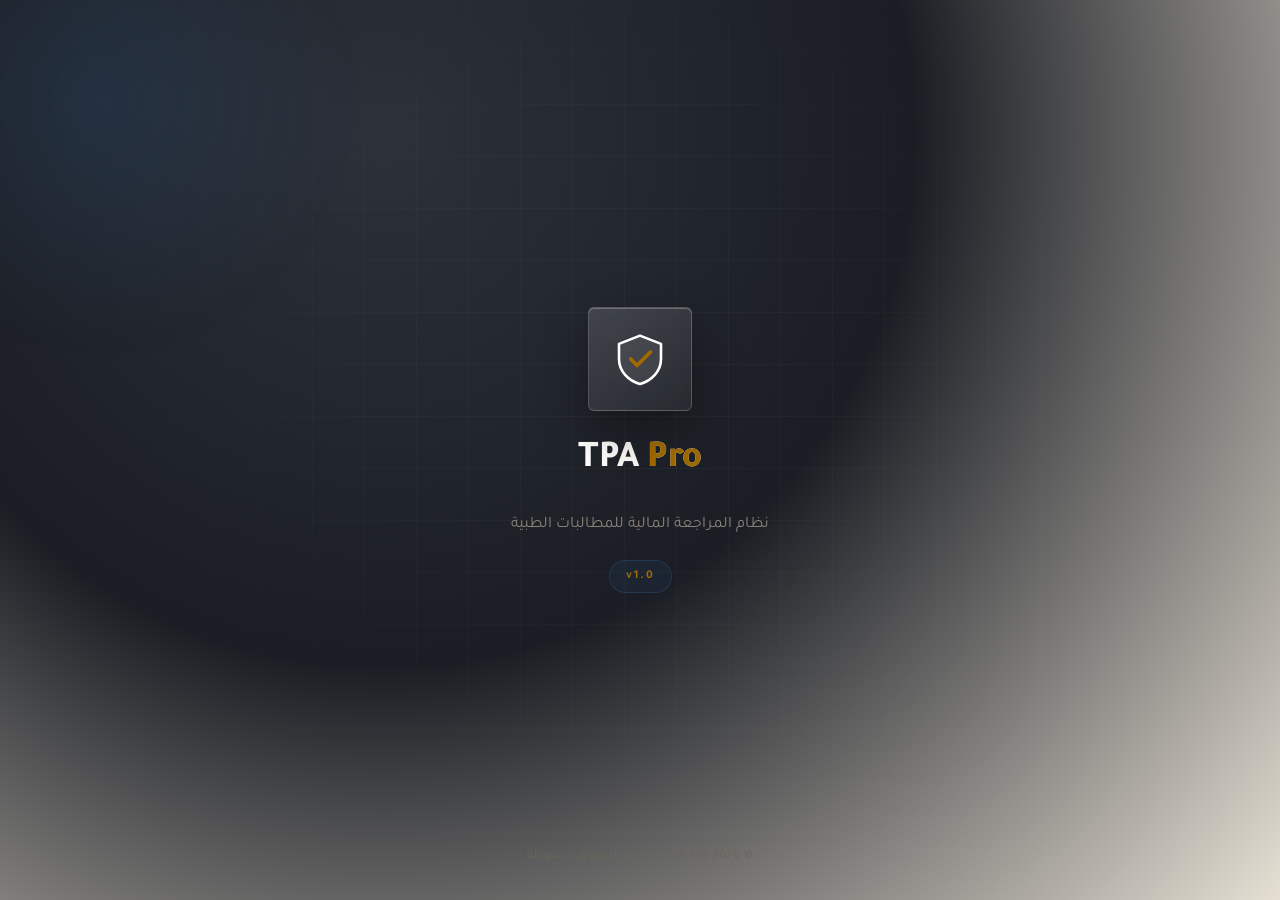
<file: index.html>
<!DOCTYPE html>
<html lang="ar" dir="rtl">
<head>
<meta charset="UTF-8">
<meta http-equiv="Cache-Control" content="no-cache, no-store, must-revalidate">
<meta http-equiv="Pragma" content="no-cache">
<meta http-equiv="Expires" content="0">
<meta name="viewport" content="width=device-width, initial-scale=1, viewport-fit=cover">
<meta name="theme-color" content="#1a1d23">
<title>TPA Pro v1.0 — المراجعة المالية للمطالبات الطبية</title>
<link rel="stylesheet" href="css/fonts.css">
<link rel="stylesheet" href="css/variables.css">
<link rel="stylesheet" href="css/screens.css">
<link rel="stylesheet" href="css/layout.css">
<link rel="stylesheet" href="css/components.css">
<link rel="stylesheet" href="css/tables-1.css">
<link rel="stylesheet" href="css/tables-2.css">
<link rel="stylesheet" href="css/modals-1.css">
<link rel="stylesheet" href="css/modals-2.css">
<link rel="stylesheet" href="css/modals-3.css">
<link rel="stylesheet" href="css/modals-4.css">
<link rel="stylesheet" href="css/responsive.css">
<link rel="stylesheet" href="css/ltr.css">
<link rel="stylesheet" href="css/ux-upgrade.css">
<script>(function(){try{if(localStorage.getItem('tpa_theme')==='dark')document.documentElement.setAttribute('data-theme','dark');}catch(e){}})();</script>
<link rel="manifest" href="manifest.json">
<link rel="icon" href="favicon.ico" type="image/x-icon">
<link rel="icon" href="icons/icon-192.png" type="image/png" sizes="192x192">
<link rel="apple-touch-icon" href="icons/apple-touch-icon.png">
<meta name="apple-mobile-web-app-capable" content="yes">
<meta name="apple-mobile-web-app-status-bar-style" content="black-translucent">
<meta name="apple-mobile-web-app-title" content="TPA Pro">
<meta name="mobile-web-app-capable" content="yes">
<meta name="application-name" content="TPA Pro">
<meta name="msapplication-TileColor" content="#1a1d23">
</head>
<body>
<div id="root"></div>
<script src="js/shell-splash.js"></script>
<script src="js/shell-loading.js"></script>
<script src="js/shell-lock.js"></script>
<script src="js/shell-onboarding.js"></script>
<script src="js/shell-app.js"></script>
<script src="js/shell-modals.js"></script>
<script src="js/shell-loader.js"></script>
<script src="js/html-modal-batchModal.js"></script>
<script src="js/html-modal-contractModal.js"></script>
<script src="js/html-modal-drModal.js"></script>
<script src="js/html-modal-drWizardModal.js"></script>
<script src="js/html-modal-invoiceModal.js"></script>
<script src="js/html-modal-lineModal.js"></script>
<script src="js/html-modal-paProcModal.js"></script>
<script src="js/html-modal-patientModal.js"></script>
<script src="js/html-modal-providerModal.js"></script>
<script src="js/html-modal-reviewModal.js"></script>

<script src="js/html-modal-tariffModal.js"></script>
<script src="js/html-page-claims.js"></script>
<script src="js/html-page-contracts.js"></script>
<script src="js/html-page-services.js"></script>
<script src="js/html-page-dashboard.js"></script>
<script src="js/html-page-deduction-rules.js"></script>
<script src="js/html-page-inbox.js"></script>
<script src="js/html-page-providers.js"></script>
<script src="js/html-page-reports.js"></script>
<script src="js/html-page-search.js"></script>
<script src="js/html-page-sessions.js"></script>
<script src="js/html-page-settings.js"></script>
<script src="js/html-page-tariffs.js"></script>
<script src="js/html-page-timeline.js"></script>
<script src="js/html-page-trash.js"></script>
<script src="js/html-page-view.js"></script>
<script src="js/html-page-help.js"></script>
<script src="js/utils.js"></script>
<script src="js/i18n.js"></script>
<script src="js/i18n-core.js"></script>
<script src="js/i18n-en.js"></script>
<script src="js/translate-dict-1.js"></script>
<script src="js/translate-dict-2.js"></script>
<script src="js/translate-dict-3.js"></script>
<script src="js/translate-dict-4.js"></script>
<script src="js/translate-dom.js"></script>
<script src="js/lang.js"></script>
<script src="js/utils-2.js"></script>
<script src="js/constants.js"></script>
<script src="js/data-seed.js"></script>
<script src="js/data-models.js"></script>
<script src="js/model-schema.js"></script>
<script src="js/data-claims.js"></script>
<script src="js/entities.js"></script>
<script src="js/storage.js"></script>
<script src="js/engine-fields.js"></script>
<script src="js/engine-fields-2.js"></script>
<script src="js/engine-rules.js"></script>
<script src="js/engine-validate.js"></script>
<script src="js/engine-tests.js"></script>
<script src="js/integration-tests.js"></script>
<script src="js/review-model-tests.js"></script>
<script src="js/splash-tests.js"></script>
<script src="js/onboarding-tests.js"></script>
<script src="js/loading-tests.js"></script>
<script src="js/providers-tests.js"></script>
<script src="js/providers-manage-tests.js"></script>
<script src="js/contracts-tests.js"></script>
<script src="js/contracts-manage-tests.js"></script>
<script src="js/tariffs-tests.js"></script>
<script src="js/tariffs-manage-tests.js"></script>
<script src="js/inbox-tests.js"></script>
<script src="js/sessions-tests.js"></script>
<script src="js/services-tests.js"></script>
<script src="js/services-manage-tests.js"></script>
<script src="js/lifecycle-tests.js"></script>
<script src="js/review-mixed-tests.js"></script>
<script src="js/review-ten-tests.js"></script>
<script src="js/review-learn-tests.js"></script>
<script src="js/rules-engine-tests.js"></script>
<script src="js/reports-tests.js"></script>
<script src="js/backup-tests.js"></script>
<script src="js/claims-tests.js"></script>
<script src="js/review-screen-tests.js"></script>
<script src="js/review-taxonomy.js"></script>
<script src="js/file-store.js"></script>
<script src="js/compute-patient.js"></script>
<script src="js/dialog.js"></script>
<script src="js/navigation.js"></script>
<script src="js/help.js"></script>
<script src="js/shortcuts.js"></script>
<script src="js/html-page-review.js"></script>
<script src="js/pages-build.js"></script>
<script src="js/modals-build.js"></script>
<script src="js/export.js"></script>
<script src="js/legal-issuance.js"></script>
<script src="js/render.js"></script>
<script src="js/render-2.js"></script>
<script src="js/render-3.js"></script>
<script src="js/render-4.js"></script>
<script src="js/review-state.js"></script>
<script src="js/review-context.js"></script>
<script src="js/review-ui.js"></script>
<script src="js/review-bind.js"></script>
<script src="js/editors.js"></script>
<script src="js/item-editor.js"></script>
<script src="js/review-open.js"></script>
<script src="js/claims-view.js"></script>
<script src="js/claims-view-2.js"></script>
<script src="js/inbox.js"></script>

<script src="js/providers.js"></script>
<script src="js/providers-2.js"></script>
<script src="js/services.js"></script>
<script src="js/providers-3.js"></script>
<script src="js/providers-4.js"></script>
<script src="js/trash.js"></script>
<script src="js/deduction-rules.js"></script>
<script src="js/deduction-rules-2.js"></script>
<script src="js/rule-wizard-consts.js"></script>
<script src="js/rule-wizard.js"></script>
<script src="js/rule-wizard-2.js"></script>
<script src="js/rule-wizard-dnd-anim.js"></script>
<script src="js/rule-wizard-dnd.js"></script>
<script src="js/rule-wizard-dnd-handlers.js"></script>
<script src="js/sessions.js"></script>
<script src="js/sessions-2.js"></script>
<script src="js/backup.js"></script>
<script src="js/backup-2.js"></script>
<script src="js/onboarding.js"></script>
<script src="js/backup-3.js"></script>
<script src="js/auth-settings.js"></script>
<script src="js/notifications-v2.js"></script>
<script src="js/mobile.js"></script>
<script src="js/app.js"></script>
<script src="js/init.js"></script>
<script src="js/phase24-upgrades.js"></script>
<script src="js/phase25-upgrades.js"></script>
<script>
if('serviceWorker' in navigator){ window.addEventListener('load', function(){ navigator.serviceWorker.register('./sw.js').catch(function(e){ console.warn('SW register failed', e); }); }); }
</script>
</body>
</html>
</file>
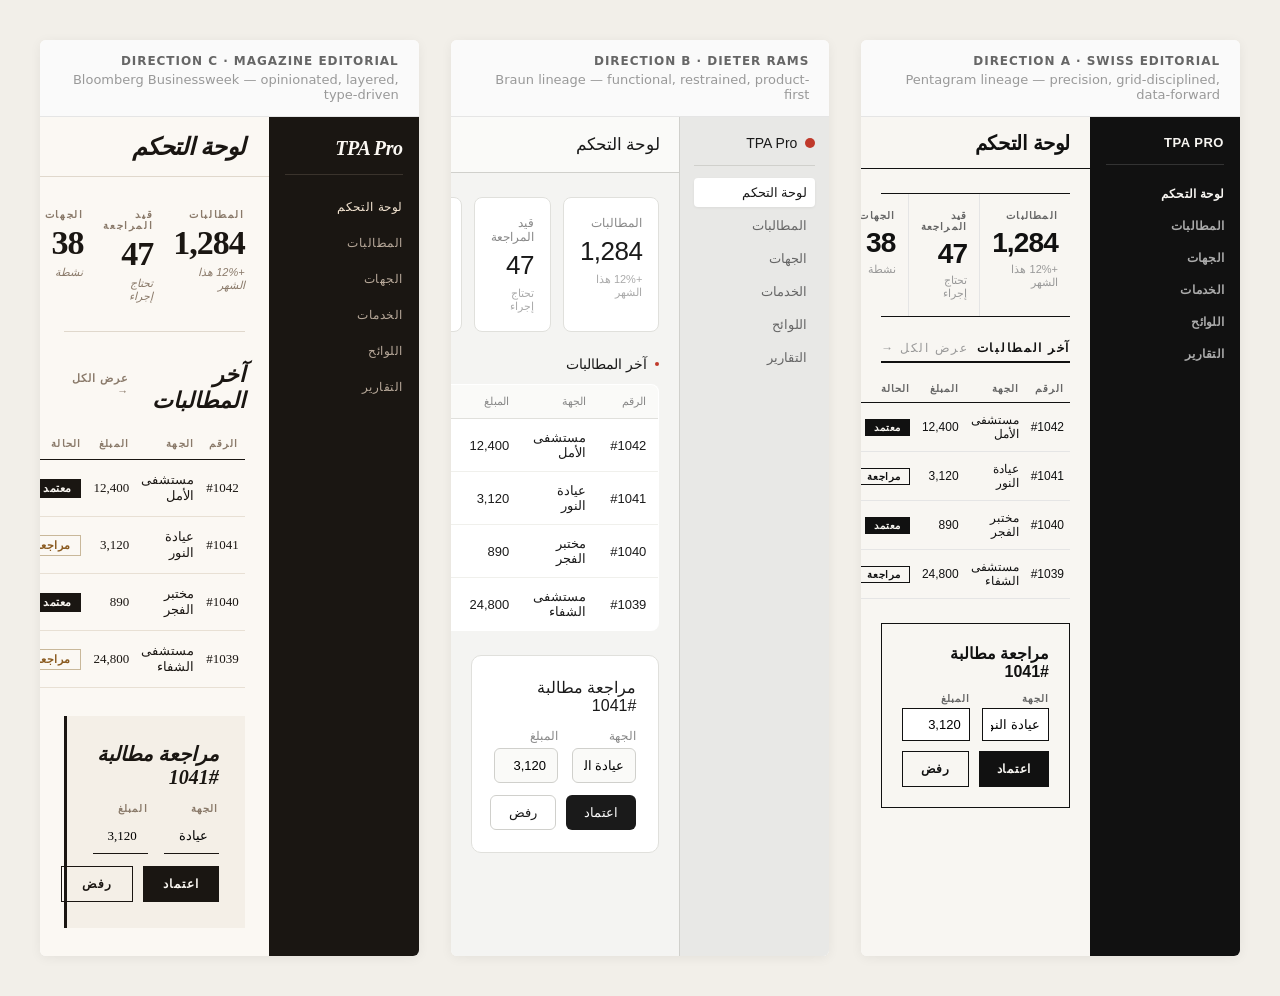
<file: TPA Pro — Dashboard Redesign (3 directions).html>
<!doctype html>
<html lang="ar" dir="rtl">
<head>
<meta charset="utf-8">
<title>TPA Pro — Redesign · 3 directions</title>
<meta name="viewport" content="width=device-width, initial-scale=1">
<style>
/*
  System: 3 design directions for TPA Pro dashboard
  Canvas: 3 columns, neutral cream background, labeled cells
  Content: representative dashboard (KPIs + claims table + modal) — placeholders for real data
*/
:root{--canvas-bg:#f2efe9;--ink:#111}
*{box-sizing:border-box;margin:0;padding:0}
html,body{height:100%}
body{background:var(--canvas-bg);font-family:system-ui,-apple-system,'Segoe UI',sans-serif;color:#111;-webkit-font-smoothing:antialiased}
.canvas{display:grid;grid-template-columns:repeat(3,1fr);gap:32px;padding:40px;max-width:1800px;margin:0 auto}
.cell{background:#fff;border-radius:6px;overflow:hidden;box-shadow:0 2px 12px rgba(0,0,0,.06);display:flex;flex-direction:column}
.cell-label{padding:14px 20px;border-bottom:1px solid #e5e5e5;background:#fafafa}
.cell-label h3{font-size:12px;letter-spacing:.08em;text-transform:uppercase;color:#666;margin:0}
.cell-label p{font-size:13px;color:#999;margin:4px 0 0}
.cell-body{flex:1;overflow:hidden;min-height:720px;position:relative}

/* ============ Direction A · Swiss Editorial ============ */
.a{background:#f8f6f2;color:#111;font-family:'Helvetica Neue',Helvetica,Arial,sans-serif}
.a .sb{background:#111;color:#f8f6f2;padding:18px 16px;display:flex;flex-direction:column;gap:6px;min-height:100%}
.a .sb .brand{font-size:13px;font-weight:800;letter-spacing:.04em;padding-bottom:14px;border-bottom:1px solid #333;margin-bottom:10px}
.a .sb .nav{font-size:12px;font-weight:600;color:#aaa;padding:6px 0;letter-spacing:.02em}
.a .sb .nav.active{color:#f8f6f2}
.a .topbar{height:52px;border-bottom:1px solid #111;display:flex;align-items:center;padding:0 20px;gap:12px}
.a .topbar h1{font-size:20px;font-weight:800;letter-spacing:-.02em}
.a .content{padding:24px 20px}
.a .kpi-row{display:grid;grid-template-columns:repeat(4,1fr);gap:0;border-top:1px solid #111;border-bottom:1px solid #111;margin-bottom:24px}
.a .kpi{padding:16px 12px;border-inline-end:1px solid #e5e5e5}
.a .kpi:last-child{border-inline-end:0}
.a .kpi .lbl{font-size:10px;font-weight:700;letter-spacing:.12em;text-transform:uppercase;color:#666}
.a .kpi .val{font-size:28px;font-weight:800;margin-top:6px;letter-spacing:-.03em;font-variant-numeric:tabular-nums}
.a .kpi .foot{font-size:11px;color:#999;margin-top:4px}
.a .section{margin-bottom:24px}
.a .section h2{font-size:12px;font-weight:800;letter-spacing:.14em;text-transform:uppercase;border-bottom:2px solid #111;padding-bottom:6px;margin-bottom:12px;display:flex;justify-content:space-between}
.a .section h2 span{color:#999;font-weight:500}
.a table{width:100%;border-collapse:collapse;font-size:12px}
.a th{font-size:10px;font-weight:700;letter-spacing:.1em;text-transform:uppercase;color:#666;text-align:start;padding:8px 6px;border-bottom:1px solid #111}
.a td{padding:10px 6px;border-bottom:1px solid #e5e5e5;font-variant-numeric:tabular-nums}
.a .badge{display:inline-block;padding:2px 8px;font-size:10px;font-weight:700;letter-spacing:.06em;border:1px solid #111}
.a .badge.ok{background:#111;color:#f8f6f2}
.a .badge.warn{background:#f8f6f2;color:#111}
.a .modal{margin-top:24px;border:1px solid #111;padding:20px;background:#f8f6f2}
.a .modal h3{font-size:16px;font-weight:800;margin-bottom:12px}
.a .modal .row{display:grid;grid-template-columns:1fr 1fr;gap:12px;margin-bottom:10px}
.a .modal label{font-size:10px;font-weight:700;letter-spacing:.1em;text-transform:uppercase;color:#666;display:block;margin-bottom:4px}
.a .modal input{width:100%;padding:8px;border:1px solid #111;background:#fff;font-size:13px}
.a .btn{background:#111;color:#f8f6f2;padding:10px 18px;font-size:12px;font-weight:700;letter-spacing:.06em;border:none;cursor:pointer}
.a .btn.out{background:#f8f6f2;color:#111;border:1px solid #111}

/* ============ Direction B · Dieter Rams ============ */
.b{background:#f4f4f2;color:#1a1a1a;font-family:'Helvetica Neue',Helvetica,Arial,sans-serif}
.b .sb{background:#e8e8e6;color:#1a1a1a;padding:18px 14px;display:flex;flex-direction:column;gap:4px;min-height:100%;border-inline-end:1px solid #d0d0cc}
.b .sb .brand{font-size:14px;font-weight:500;padding-bottom:14px;border-bottom:1px solid #d0d0cc;margin-bottom:8px;display:flex;align-items:center;gap:8px}
.b .sb .brand .dot{width:10px;height:10px;background:#c0392b;border-radius:50%}
.b .sb .nav{font-size:13px;font-weight:500;color:#666;padding:7px 8px;border-radius:4px}
.b .sb .nav.active{background:#fff;color:#1a1a1a;box-shadow:0 1px 3px rgba(0,0,0,.06)}
.b .topbar{height:56px;border-bottom:1px solid #d0d0cc;display:flex;align-items:center;padding:0 20px;gap:12px;background:#fafaf8}
.b .topbar h1{font-size:17px;font-weight:500;letter-spacing:-.01em}
.b .content{padding:24px 20px}
.b .kpi-row{display:grid;grid-template-columns:repeat(4,1fr);gap:12px;margin-bottom:24px}
.b .kpi{background:#fff;border:1px solid #e0e0dc;border-radius:8px;padding:18px 16px}
.b .kpi .lbl{font-size:12px;color:#888;font-weight:500}
.b .kpi .val{font-size:26px;font-weight:500;margin-top:6px;letter-spacing:-.02em;font-variant-numeric:tabular-nums;color:#1a1a1a}
.b .kpi .foot{font-size:11px;color:#aaa;margin-top:6px}
.b .section{margin-bottom:24px}
.b .section h2{font-size:14px;font-weight:500;margin-bottom:12px;color:#1a1a1a;display:flex;align-items:center;gap:8px}
.b .section h2::before{content:'';width:4px;height:4px;background:#c0392b;border-radius:50%}
.b table{width:100%;border-collapse:collapse;font-size:13px;background:#fff;border:1px solid #e0e0dc;border-radius:8px;overflow:hidden}
.b th{font-size:11px;font-weight:500;color:#888;text-align:start;padding:10px 12px;border-bottom:1px solid #e0e0dc;background:#fafaf8}
.b td{padding:11px 12px;border-bottom:1px solid #f0f0ec;font-variant-numeric:tabular-nums}
.b tr:last-child td{border-bottom:0}
.b .badge{display:inline-block;padding:3px 9px;font-size:11px;font-weight:500;border-radius:4px}
.b .badge.ok{background:#e8f2ee;color:#1f6b4a}
.b .badge.warn{background:#faf0e3;color:#8a5a1f}
.b .modal{margin-top:24px;background:#fff;border:1px solid #e0e0dc;border-radius:10px;padding:22px}
.b .modal h3{font-size:16px;font-weight:500;margin-bottom:14px}
.b .modal .row{display:grid;grid-template-columns:1fr 1fr;gap:14px;margin-bottom:12px}
.b .modal label{font-size:12px;color:#888;font-weight:500;display:block;margin-bottom:5px}
.b .modal input{width:100%;padding:9px 11px;border:1px solid #d0d0cc;border-radius:6px;background:#fafaf8;font-size:13px}
.b .btn{background:#1a1a1a;color:#fff;padding:9px 18px;font-size:13px;font-weight:500;border:none;border-radius:6px;cursor:pointer}
.b .btn.out{background:#fff;color:#1a1a1a;border:1px solid #d0d0cc}

/* ============ Direction C · Magazine Editorial ============ */
.c{background:#fbf8f3;color:#1a1612;font-family:'Georgia','Times New Roman',serif}
.c .sb{background:#1a1612;color:#fbf8f3;padding:20px 16px;display:flex;flex-direction:column;gap:8px;min-height:100%}
.c .sb .brand{font-family:'Georgia',serif;font-size:20px;font-weight:700;letter-spacing:-.02em;padding-bottom:14px;border-bottom:1px solid #3a332c;margin-bottom:10px;font-style:italic}
.c .sb .nav{font-family:'Helvetica Neue',sans-serif;font-size:12px;font-weight:500;color:#b8a99a;padding:7px 0;letter-spacing:.04em;text-transform:uppercase}
.c .sb .nav.active{color:#f5e6d3}
.c .topbar{height:60px;border-bottom:1px solid #e0d8cc;display:flex;align-items:center;padding:0 24px;gap:14px;background:#fbf8f3}
.c .topbar h1{font-family:'Georgia',serif;font-size:24px;font-weight:700;letter-spacing:-.02em;font-style:italic}
.c .content{padding:28px 24px}
.c .kpi-row{display:grid;grid-template-columns:repeat(4,1fr);gap:20px;margin-bottom:30px;padding-bottom:24px;border-bottom:1px solid #e0d8cc}
.c .kpi{padding:4px 0}
.c .kpi .lbl{font-family:'Helvetica Neue',sans-serif;font-size:10px;font-weight:600;letter-spacing:.16em;text-transform:uppercase;color:#8a7a6a}
.c .kpi .val{font-family:'Georgia',serif;font-size:34px;font-weight:700;margin-top:6px;letter-spacing:-.03em;font-variant-numeric:tabular-nums;line-height:1}
.c .kpi .foot{font-family:'Helvetica Neue',sans-serif;font-size:11px;color:#8a7a6a;margin-top:6px;font-style:italic}
.c .section{margin-bottom:28px}
.c .section h2{font-family:'Georgia',serif;font-size:22px;font-weight:700;font-style:italic;margin-bottom:14px;display:flex;justify-content:space-between;align-items:baseline}
.c .section h2 span{font-family:'Helvetica Neue',sans-serif;font-size:11px;color:#8a7a6a;font-style:normal;letter-spacing:.1em;text-transform:uppercase}
.c table{width:100%;border-collapse:collapse;font-size:13px}
.c th{font-family:'Helvetica Neue',sans-serif;font-size:10px;font-weight:600;letter-spacing:.12em;text-transform:uppercase;color:#8a7a6a;text-align:start;padding:10px 6px;border-bottom:1px solid #1a1612}
.c td{padding:12px 6px;border-bottom:1px solid #e8e0d4;font-variant-numeric:tabular-nums}
.c .badge{display:inline-block;padding:3px 10px;font-size:11px;font-weight:600;font-family:'Helvetica Neue',sans-serif;letter-spacing:.04em}
.c .badge.ok{background:#1a1612;color:#fbf8f3}
.c .badge.warn{background:transparent;color:#8a5a1f;border:1px solid #c9b89a}
.c .modal{margin-top:24px;background:#f4efe7;padding:26px;border-left:3px solid #1a1612}
.c .modal h3{font-family:'Georgia',serif;font-size:20px;font-weight:700;font-style:italic;margin-bottom:14px}
.c .modal .row{display:grid;grid-template-columns:1fr 1fr;gap:16px;margin-bottom:12px}
.c .modal label{font-family:'Helvetica Neue',sans-serif;font-size:10px;font-weight:600;letter-spacing:.12em;text-transform:uppercase;color:#8a7a6a;display:block;margin-bottom:5px}
.c .modal input{width:100%;padding:9px 11px;border:0;border-bottom:1px solid #1a1612;background:transparent;font-size:13px;font-family:'Georgia',serif}
.c .btn{background:#1a1612;color:#fbf8f3;padding:10px 20px;font-size:12px;font-weight:600;font-family:'Helvetica Neue',sans-serif;letter-spacing:.08em;text-transform:uppercase;border:none;cursor:pointer}
.c .btn.out{background:transparent;color:#1a1612;border:1px solid #1a1612}

/* shared mini layout */
.cell-body .app{display:grid;grid-template-columns:150px 1fr;height:100%}
.cell-body .sb{overflow-y:auto}
.cell-body .main{display:flex;flex-direction:column;min-width:0;overflow:hidden}
</style>
</head>
<body>
<main class="canvas">
  <!-- Direction A -->
  <section class="cell">
    <header class="cell-label">
      <h3>Direction A · Swiss Editorial</h3>
      <p>Pentagram lineage — precision, grid-disciplined, data-forward</p>
    </header>
    <div class="cell-body a">
      <div class="app">
        <aside class="sb">
          <div class="brand">TPA PRO</div>
          <div class="nav active">لوحة التحكم</div>
          <div class="nav">المطالبات</div>
          <div class="nav">الجهات</div>
          <div class="nav">الخدمات</div>
          <div class="nav">اللوائح</div>
          <div class="nav">التقارير</div>
        </aside>
        <div class="main">
          <div class="topbar"><h1>لوحة التحكم</h1></div>
          <div class="content">
            <div class="kpi-row">
              <div class="kpi"><div class="lbl">المطالبات</div><div class="val">1,284</div><div class="foot">+12% هذا الشهر</div></div>
              <div class="kpi"><div class="lbl">قيد المراجعة</div><div class="val">47</div><div class="foot">تحتاج إجراء</div></div>
              <div class="kpi"><div class="lbl">الجهات</div><div class="val">38</div><div class="foot">نشطة</div></div>
              <div class="kpi"><div class="lbl">الخدمات</div><div class="val">612</div><div class="foot">في 14 لائحة</div></div>
            </div>
            <div class="section">
              <h2>آخر المطالبات <span>عرض الكل →</span></h2>
              <table>
                <thead><tr><th>الرقم</th><th>الجهة</th><th>المبلغ</th><th>الحالة</th></tr></thead>
                <tbody>
                  <tr><td>#1042</td><td>مستشفى الأمل</td><td>12,400</td><td><span class="badge ok">معتمد</span></td></tr>
                  <tr><td>#1041</td><td>عيادة النور</td><td>3,120</td><td><span class="badge warn">مراجعة</span></td></tr>
                  <tr><td>#1040</td><td>مختبر الفجر</td><td>890</td><td><span class="badge ok">معتمد</span></td></tr>
                  <tr><td>#1039</td><td>مستشفى الشفاء</td><td>24,800</td><td><span class="badge warn">مراجعة</span></td></tr>
                </tbody>
              </table>
            </div>
            <div class="modal">
              <h3>مراجعة مطالبة #1041</h3>
              <div class="row">
                <div><label>الجهة</label><input value="عيادة النور"></div>
                <div><label>المبلغ</label><input value="3,120"></div>
              </div>
              <div style="display:flex;gap:10px;margin-top:8px">
                <button class="btn">اعتماد</button>
                <button class="btn out">رفض</button>
              </div>
            </div>
          </div>
        </div>
      </div>
    </div>
  </section>

  <!-- Direction B -->
  <section class="cell">
    <header class="cell-label">
      <h3>Direction B · Dieter Rams</h3>
      <p>Braun lineage — functional, restrained, product-first</p>
    </header>
    <div class="cell-body b">
      <div class="app">
        <aside class="sb">
          <div class="brand"><span class="dot"></span>TPA Pro</div>
          <div class="nav active">لوحة التحكم</div>
          <div class="nav">المطالبات</div>
          <div class="nav">الجهات</div>
          <div class="nav">الخدمات</div>
          <div class="nav">اللوائح</div>
          <div class="nav">التقارير</div>
        </aside>
        <div class="main">
          <div class="topbar"><h1>لوحة التحكم</h1></div>
          <div class="content">
            <div class="kpi-row">
              <div class="kpi"><div class="lbl">المطالبات</div><div class="val">1,284</div><div class="foot">+12% هذا الشهر</div></div>
              <div class="kpi"><div class="lbl">قيد المراجعة</div><div class="val">47</div><div class="foot">تحتاج إجراء</div></div>
              <div class="kpi"><div class="lbl">الجهات</div><div class="val">38</div><div class="foot">نشطة</div></div>
              <div class="kpi"><div class="lbl">الخدمات</div><div class="val">612</div><div class="foot">في 14 لائحة</div></div>
            </div>
            <div class="section">
              <h2>آخر المطالبات</h2>
              <table>
                <thead><tr><th>الرقم</th><th>الجهة</th><th>المبلغ</th><th>الحالة</th></tr></thead>
                <tbody>
                  <tr><td>#1042</td><td>مستشفى الأمل</td><td>12,400</td><td><span class="badge ok">معتمد</span></td></tr>
                  <tr><td>#1041</td><td>عيادة النور</td><td>3,120</td><td><span class="badge warn">مراجعة</span></td></tr>
                  <tr><td>#1040</td><td>مختبر الفجر</td><td>890</td><td><span class="badge ok">معتمد</span></td></tr>
                  <tr><td>#1039</td><td>مستشفى الشفاء</td><td>24,800</td><td><span class="badge warn">مراجعة</span></td></tr>
                </tbody>
              </table>
            </div>
            <div class="modal">
              <h3>مراجعة مطالبة #1041</h3>
              <div class="row">
                <div><label>الجهة</label><input value="عيادة النور"></div>
                <div><label>المبلغ</label><input value="3,120"></div>
              </div>
              <div style="display:flex;gap:10px;margin-top:8px">
                <button class="btn">اعتماد</button>
                <button class="btn out">رفض</button>
              </div>
            </div>
          </div>
        </div>
      </div>
    </div>
  </section>

  <!-- Direction C -->
  <section class="cell">
    <header class="cell-label">
      <h3>Direction C · Magazine Editorial</h3>
      <p>Bloomberg Businessweek — opinionated, layered, type-driven</p>
    </header>
    <div class="cell-body c">
      <div class="app">
        <aside class="sb">
          <div class="brand">TPA Pro</div>
          <div class="nav active">لوحة التحكم</div>
          <div class="nav">المطالبات</div>
          <div class="nav">الجهات</div>
          <div class="nav">الخدمات</div>
          <div class="nav">اللوائح</div>
          <div class="nav">التقارير</div>
        </aside>
        <div class="main">
          <div class="topbar"><h1>لوحة التحكم</h1></div>
          <div class="content">
            <div class="kpi-row">
              <div class="kpi"><div class="lbl">المطالبات</div><div class="val">1,284</div><div class="foot">+12% هذا الشهر</div></div>
              <div class="kpi"><div class="lbl">قيد المراجعة</div><div class="val">47</div><div class="foot">تحتاج إجراء</div></div>
              <div class="kpi"><div class="lbl">الجهات</div><div class="val">38</div><div class="foot">نشطة</div></div>
              <div class="kpi"><div class="lbl">الخدمات</div><div class="val">612</div><div class="foot">في 14 لائحة</div></div>
            </div>
            <div class="section">
              <h2>آخر المطالبات <span>عرض الكل →</span></h2>
              <table>
                <thead><tr><th>الرقم</th><th>الجهة</th><th>المبلغ</th><th>الحالة</th></tr></thead>
                <tbody>
                  <tr><td>#1042</td><td>مستشفى الأمل</td><td>12,400</td><td><span class="badge ok">معتمد</span></td></tr>
                  <tr><td>#1041</td><td>عيادة النور</td><td>3,120</td><td><span class="badge warn">مراجعة</span></td></tr>
                  <tr><td>#1040</td><td>مختبر الفجر</td><td>890</td><td><span class="badge ok">معتمد</span></td></tr>
                  <tr><td>#1039</td><td>مستشفى الشفاء</td><td>24,800</td><td><span class="badge warn">مراجعة</span></td></tr>
                </tbody>
              </table>
            </div>
            <div class="modal">
              <h3>مراجعة مطالبة #1041</h3>
              <div class="row">
                <div><label>الجهة</label><input value="عيادة النور"></div>
                <div><label>المبلغ</label><input value="3,120"></div>
              </div>
              <div style="display:flex;gap:10px;margin-top:8px">
                <button class="btn">اعتماد</button>
                <button class="btn out">رفض</button>
              </div>
            </div>
          </div>
        </div>
      </div>
    </div>
  </section>
</main>
</body>
</html>
</file>
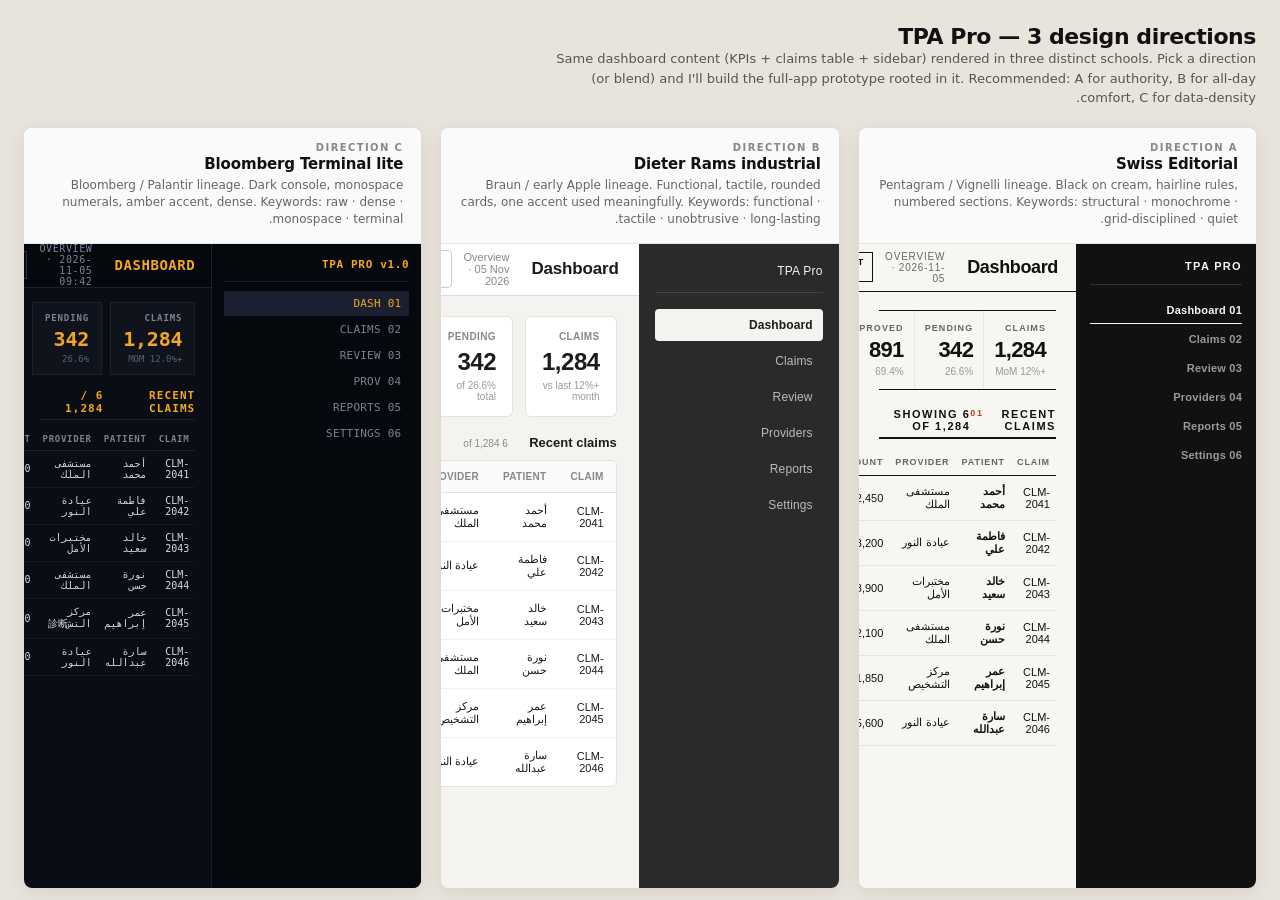
<file: TPA Pro — Direction Previews (3).html>
<!doctype html>
<html lang="ar" dir="rtl">
<head>
<meta charset="utf-8">
<title>TPA Pro — 3 design directions (preview)</title>
<meta name="viewport" content="width=device-width, initial-scale=1">
<style>
*{box-sizing:border-box;margin:0;padding:0}
html,body{height:100%}
body{background:#e8e4dc;font-family:system-ui,-apple-system,'Segoe UI',sans-serif;color:#111;-webkit-font-smoothing:antialiased;overflow:auto;padding:24px}
.hdr{max-width:1680px;margin:0 auto 20px;display:flex;justify-content:space-between;align-items:baseline;gap:16px}
.hdr h1{font-size:22px;font-weight:800;letter-spacing:-.02em}
.hdr p{font-size:13px;color:#555;max-width:720px;line-height:1.5}
.canvas{display:grid;grid-template-columns:repeat(3,1fr);gap:20px;max-width:1680px;margin:0 auto}
.cell{background:#fff;border-radius:8px;overflow:hidden;box-shadow:0 4px 20px rgba(0,0,0,.08);display:flex;flex-direction:column;min-height:760px}
.cell-label{padding:14px 18px;border-bottom:1px solid #e5e5e5;background:#fafafa}
.cell-label .tag{font-size:10px;font-weight:800;letter-spacing:.14em;text-transform:uppercase;color:#888}
.cell-label h2{font-size:15px;font-weight:800;margin-top:2px;letter-spacing:-.01em}
.cell-label p{font-size:12px;color:#666;margin-top:4px;line-height:1.45}
.cell-body{flex:1;overflow:hidden;position:relative}

/* ============ A · Swiss Editorial ============ */
.a{background:#f8f6f2;color:#111;font-family:'Helvetica Neue',Helvetica,Arial,sans-serif;height:100%;display:grid;grid-template-columns:180px 1fr}
.a .sb{background:#111;color:#f8f6f2;padding:16px 14px;display:flex;flex-direction:column;gap:2px}
.a .sb .brand{font-size:11px;font-weight:800;letter-spacing:.12em;padding-bottom:12px;border-bottom:1px solid #333;margin-bottom:10px}
.a .sb .nav{font-size:11px;font-weight:600;color:#999;padding:7px 0;letter-spacing:.02em;border-bottom:1px solid transparent}
.a .sb .nav.active{color:#f8f6f2;border-bottom-color:#f8f6f2}
.a .main{display:flex;flex-direction:column;min-width:0;overflow:hidden}
.a .topbar{height:48px;border-bottom:1px solid #111;display:flex;align-items:center;padding:0 18px;gap:12px;flex:none}
.a .topbar h1{font-size:18px;font-weight:800;letter-spacing:-.02em}
.a .topbar .sub{font-size:10px;color:#666;letter-spacing:.08em;text-transform:uppercase;margin-inline-start:10px}
.a .topbar .right{margin-inline-start:auto;display:flex;gap:6px}
.a .pill{font-size:9px;font-weight:700;letter-spacing:.1em;text-transform:uppercase;padding:4px 8px;border:1px solid #111}
.a .content{flex:1;overflow:hidden;padding:18px 20px}
.a .kpi-row{display:grid;grid-template-columns:repeat(4,1fr);gap:0;border-top:1px solid #111;border-bottom:1px solid #111;margin-bottom:18px}
.a .kpi{padding:12px 10px;border-inline-end:1px solid #e5e5e5}
.a .kpi:last-child{border-inline-end:0}
.a .kpi .lbl{font-size:9px;font-weight:700;letter-spacing:.12em;text-transform:uppercase;color:#666}
.a .kpi .val{font-size:22px;font-weight:800;margin-top:4px;letter-spacing:-.03em;font-variant-numeric:tabular-nums}
.a .kpi .foot{font-size:10px;color:#999;margin-top:3px}
.a .section{margin-bottom:16px}
.a .section h2{font-size:11px;font-weight:800;letter-spacing:.14em;text-transform:uppercase;border-bottom:2px solid #111;padding-bottom:5px;margin-bottom:10px;display:flex;justify-content:space-between}
.a .section h2 .num{color:#c0392b;font-size:9px}
.a table{width:100%;border-collapse:collapse;font-size:11px}
.a th{font-size:9px;font-weight:700;letter-spacing:.1em;text-transform:uppercase;color:#666;text-align:start;padding:8px 6px;border-bottom:1px solid #111}
.a td{padding:9px 6px;border-bottom:1px solid #e5e5e5;font-variant-numeric:tabular-nums}
.a .badge{display:inline-block;padding:1px 7px;font-size:9px;font-weight:700;letter-spacing:.06em;border:1px solid #111}
.a .badge.ok{background:#111;color:#f8f6f2}
.a .badge.warn{background:#f8f6f2;color:#111}

/* ============ B · Dieter Rams industrial ============ */
.b{background:#f4f3f0;color:#1c1c1c;font-family:'Helvetica Neue',Helvetica,Arial,sans-serif;height:100%;display:grid;grid-template-columns:200px 1fr}
.b .sb{background:#2a2a2a;color:#f4f3f0;padding:20px 16px;display:flex;flex-direction:column;gap:4px}
.b .sb .brand{font-size:12px;font-weight:500;letter-spacing:.02em;padding-bottom:14px;border-bottom:1px solid #444;margin-bottom:12px}
.b .sb .nav{font-size:12px;font-weight:400;color:#bbb;padding:9px 10px;border-radius:4px;letter-spacing:.01em}
.b .sb .nav.active{background:#f4f3f0;color:#1c1c1c;font-weight:600}
.b .sb .nav:hover{background:#3a3a3a;color:#f4f3f0}
.b .main{display:flex;flex-direction:column;min-width:0;overflow:hidden}
.b .topbar{height:52px;background:#fff;border-bottom:1px solid #ddd;display:flex;align-items:center;padding:0 20px;gap:12px;flex:none}
.b .topbar h1{font-size:17px;font-weight:600;letter-spacing:-.01em}
.b .topbar .sub{font-size:11px;color:#888;margin-inline-start:10px}
.b .topbar .right{margin-inline-start:auto;display:flex;gap:8px}
.b .btn{background:#1c1c1c;color:#f4f3f0;padding:7px 14px;font-size:11px;font-weight:600;border:none;border-radius:4px;cursor:pointer}
.b .btn.ghost{background:transparent;color:#1c1c1c;border:1px solid #ccc}
.b .content{flex:1;overflow:hidden;padding:20px 22px}
.b .kpi-row{display:grid;grid-template-columns:repeat(4,1fr);gap:12px;margin-bottom:18px}
.b .kpi{background:#fff;border:1px solid #e2e2e2;border-radius:6px;padding:14px 16px}
.b .kpi .lbl{font-size:10px;font-weight:600;letter-spacing:.04em;text-transform:uppercase;color:#888}
.b .kpi .val{font-size:24px;font-weight:600;margin-top:6px;letter-spacing:-.02em;font-variant-numeric:tabular-nums;color:#1c1c1c}
.b .kpi .foot{font-size:10px;color:#999;margin-top:4px}
.b .section{margin-bottom:16px}
.b .section h2{font-size:13px;font-weight:600;margin-bottom:10px;display:flex;justify-content:space-between;align-items:baseline}
.b .section h2 .meta{font-size:10px;color:#888;font-weight:400}
.b table{width:100%;border-collapse:separate;border-spacing:0;background:#fff;border:1px solid #e2e2e2;border-radius:6px;overflow:hidden;font-size:11px}
.b th{font-size:10px;font-weight:600;letter-spacing:.03em;text-transform:uppercase;color:#888;text-align:start;padding:10px 12px;border-bottom:1px solid #e2e2e2;background:#fafafa}
.b td{padding:11px 12px;border-bottom:1px solid #f0f0f0;font-variant-numeric:tabular-nums}
.b tr:last-child td{border-bottom:0}
.b .badge{display:inline-block;padding:2px 8px;font-size:9px;font-weight:600;border-radius:3px;background:#eee;color:#444}
.b .badge.ok{background:#e6f4ea;color:#1e7a33}
.b .badge.warn{background:#fef3e2;color:#a06000}

/* ============ C · Bloomberg Terminal lite ============ */
.c{background:#0a0e14;color:#d4d8e0;font-family:'JetBrains Mono','SF Mono',Consolas,monospace;height:100%;display:grid;grid-template-columns:210px 1fr}
.c .sb{background:#05080d;border-inline-end:1px solid #1a2030;padding:14px 12px;display:flex;flex-direction:column;gap:1px}
.c .sb .brand{font-size:11px;font-weight:700;letter-spacing:.06em;color:#f5a623;padding-bottom:10px;border-bottom:1px solid #1a2030;margin-bottom:8px}
.c .sb .nav{font-size:11px;font-weight:500;color:#7a8294;padding:6px 8px;border-radius:2px;letter-spacing:.02em}
.c .sb .nav.active{background:#1a2030;color:#f5a623}
.c .sb .nav:hover{background:#131822;color:#d4d8e0}
.c .main{display:flex;flex-direction:column;min-width:0;overflow:hidden}
.c .topbar{height:44px;background:#05080d;border-bottom:1px solid #1a2030;display:flex;align-items:center;padding:0 16px;gap:12px;flex:none}
.c .topbar h1{font-size:14px;font-weight:700;letter-spacing:.04em;color:#f5a623}
.c .topbar .sub{font-size:10px;color:#7a8294;letter-spacing:.06em;margin-inline-start:10px}
.c .topbar .right{margin-inline-start:auto;display:flex;gap:6px}
.c .pill{font-size:9px;font-weight:700;letter-spacing:.08em;padding:3px 7px;border:1px solid #2a3344;color:#7a8294}
.c .content{flex:1;overflow:hidden;padding:14px 16px}
.c .kpi-row{display:grid;grid-template-columns:repeat(4,1fr);gap:8px;margin-bottom:14px}
.c .kpi{background:#0f141c;border:1px solid #1a2030;padding:10px 12px}
.c .kpi .lbl{font-size:9px;font-weight:600;letter-spacing:.1em;text-transform:uppercase;color:#7a8294}
.c .kpi .val{font-size:20px;font-weight:700;margin-top:4px;letter-spacing:-.01em;font-variant-numeric:tabular-nums;color:#f5a623}
.c .kpi .foot{font-size:9px;color:#5a6274;margin-top:3px}
.c .section{margin-bottom:14px}
.c .section h2{font-size:11px;font-weight:700;letter-spacing:.1em;text-transform:uppercase;color:#f5a623;border-bottom:1px solid #1a2030;padding-bottom:4px;margin-bottom:8px;display:flex;justify-content:space-between}
.c table{width:100%;border-collapse:collapse;font-size:10px}
.c th{font-size:9px;font-weight:700;letter-spacing:.08em;text-transform:uppercase;color:#7a8294;text-align:start;padding:6px 6px;border-bottom:1px solid #1a2030}
.c td{padding:7px 6px;border-bottom:1px solid #131822;font-variant-numeric:tabular-nums}
.c .badge{display:inline-block;padding:1px 6px;font-size:9px;font-weight:700;border:1px solid #2a3344;color:#7a8294}
.c .badge.ok{background:#0f2a1a;color:#4ade80;border-color:#1f4a2a}
.c .badge.warn{background:#2a1f0a;color:#f5a623;border-color:#4a3a1a}

.sample-rows td:nth-child(2){font-weight:600}
</style>
</head>
<body>
<div class="hdr">
  <div>
    <h1>TPA Pro — 3 design directions</h1>
    <p>Same dashboard content (KPIs + claims table + sidebar) rendered in three distinct schools. Pick a direction (or blend) and I'll build the full-app prototype rooted in it. Recommended: A for authority, B for all-day comfort, C for data-density.</p>
  </div>
</div>
<div class="canvas">
  <!-- A -->
  <div class="cell">
    <div class="cell-label">
      <div class="tag">Direction A</div>
      <h2>Swiss Editorial</h2>
      <p>Pentagram / Vignelli lineage. Black on cream, hairline rules, numbered sections. Keywords: structural · monochrome · grid-disciplined · quiet.</p>
    </div>
    <div class="cell-body">
      <div class="a">
        <aside class="sb">
          <div class="brand">TPA PRO</div>
          <div class="nav active">01 Dashboard</div>
          <div class="nav">02 Claims</div>
          <div class="nav">03 Review</div>
          <div class="nav">04 Providers</div>
          <div class="nav">05 Reports</div>
          <div class="nav">06 Settings</div>
        </aside>
        <main class="main">
          <div class="topbar">
            <h1>Dashboard</h1>
            <span class="sub">Overview · 2026-11-05</span>
            <div class="right"><span class="pill">Export</span><span class="pill">+ New</span></div>
          </div>
          <div class="content">
            <div class="kpi-row">
              <div class="kpi"><div class="lbl">Claims</div><div class="val">1,284</div><div class="foot">+12% MoM</div></div>
              <div class="kpi"><div class="lbl">Pending</div><div class="val">342</div><div class="foot">26.6%</div></div>
              <div class="kpi"><div class="lbl">Approved</div><div class="val">891</div><div class="foot">69.4%</div></div>
              <div class="kpi"><div class="lbl">Rejected</div><div class="val">51</div><div class="foot">4.0%</div></div>
            </div>
            <div class="section">
              <h2>Recent claims <span class="num">01</span><span class="meta">showing 6 of 1,284</span></h2>
              <table>
                <thead><tr><th>Claim</th><th>Patient</th><th>Provider</th><th>Amount</th><th>Status</th></tr></thead>
                <tbody class="sample-rows">
                  <tr><td>CLM-2041</td><td>أحمد محمد</td><td>مستشفى الملك</td><td>12,450</td><td><span class="badge ok">Approved</span></td></tr>
                  <tr><td>CLM-2042</td><td>فاطمة علي</td><td>عيادة النور</td><td>3,200</td><td><span class="badge warn">Pending</span></td></tr>
                  <tr><td>CLM-2043</td><td>خالد سعيد</td><td>مختبرات الأمل</td><td>8,900</td><td><span class="badge warn">Pending</span></td></tr>
                  <tr><td>CLM-2044</td><td>نورة حسن</td><td>مستشفى الملك</td><td>22,100</td><td><span class="badge ok">Approved</span></td></tr>
                  <tr><td>CLM-2045</td><td>عمر إبراهيم</td><td>مركز التشخيص</td><td>1,850</td><td><span class="badge warn">Pending</span></td></tr>
                  <tr><td>CLM-2046</td><td>سارة عبدالله</td><td>عيادة النور</td><td>5,600</td><td><span class="badge ok">Approved</span></td></tr>
                </tbody>
              </table>
            </div>
          </div>
        </main>
      </div>
    </div>
  </div>
  <!-- B -->
  <div class="cell">
    <div class="cell-label">
      <div class="tag">Direction B</div>
      <h2>Dieter Rams industrial</h2>
      <p>Braun / early Apple lineage. Functional, tactile, rounded cards, one accent used meaningfully. Keywords: functional · tactile · unobtrusive · long-lasting.</p>
    </div>
    <div class="cell-body">
      <div class="b">
        <aside class="sb">
          <div class="brand">TPA Pro</div>
          <div class="nav active">Dashboard</div>
          <div class="nav">Claims</div>
          <div class="nav">Review</div>
          <div class="nav">Providers</div>
          <div class="nav">Reports</div>
          <div class="nav">Settings</div>
        </aside>
        <main class="main">
          <div class="topbar">
            <h1>Dashboard</h1>
            <span class="sub">Overview · 05 Nov 2026</span>
            <div class="right"><button class="btn ghost">Export</button><button class="btn">+ New</button></div>
          </div>
          <div class="content">
            <div class="kpi-row">
              <div class="kpi"><div class="lbl">Claims</div><div class="val">1,284</div><div class="foot">+12% vs last month</div></div>
              <div class="kpi"><div class="lbl">Pending</div><div class="val">342</div><div class="foot">26.6% of total</div></div>
              <div class="kpi"><div class="lbl">Approved</div><div class="val">891</div><div class="foot">69.4% of total</div></div>
              <div class="kpi"><div class="lbl">Rejected</div><div class="val">51</div><div class="foot">4.0% of total</div></div>
            </div>
            <div class="section">
              <h2>Recent claims <span class="meta">6 of 1,284</span></h2>
              <table>
                <thead><tr><th>Claim</th><th>Patient</th><th>Provider</th><th>Amount</th><th>Status</th></tr></thead>
                <tbody>
                  <tr><td>CLM-2041</td><td>أحمد محمد</td><td>مستشفى الملك</td><td>12,450</td><td><span class="badge ok">Approved</span></td></tr>
                  <tr><td>CLM-2042</td><td>فاطمة علي</td><td>عيادة النور</td><td>3,200</td><td><span class="badge warn">Pending</span></td></tr>
                  <tr><td>CLM-2043</td><td>خالد سعيد</td><td>مختبرات الأمل</td><td>8,900</td><td><span class="badge warn">Pending</span></td></tr>
                  <tr><td>CLM-2044</td><td>نورة حسن</td><td>مستشفى الملك</td><td>22,100</td><td><span class="badge ok">Approved</span></td></tr>
                  <tr><td>CLM-2045</td><td>عمر إبراهيم</td><td>مركز التشخيص</td><td>1,850</td><td><span class="badge warn">Pending</span></td></tr>
                  <tr><td>CLM-2046</td><td>سارة عبدالله</td><td>عيادة النور</td><td>5,600</td><td><span class="badge ok">Approved</span></td></tr>
                </tbody>
              </table>
            </div>
          </div>
        </main>
      </div>
    </div>
  </div>
  <!-- C -->
  <div class="cell">
    <div class="cell-label">
      <div class="tag">Direction C</div>
      <h2>Bloomberg Terminal lite</h2>
      <p>Bloomberg / Palantir lineage. Dark console, monospace numerals, amber accent, dense. Keywords: raw · dense · monospace · terminal.</p>
    </div>
    <div class="cell-body">
      <div class="c">
        <aside class="sb">
          <div class="brand">TPA PRO v1.0</div>
          <div class="nav active">01 DASH</div>
          <div class="nav">02 CLAIMS</div>
          <div class="nav">03 REVIEW</div>
          <div class="nav">04 PROV</div>
          <div class="nav">05 REPORTS</div>
          <div class="nav">06 SETTINGS</div>
        </aside>
        <main class="main">
          <div class="topbar">
            <h1>DASHBOARD</h1>
            <span class="sub">OVERVIEW · 2026-11-05 09:42</span>
            <div class="right"><span class="pill">EXPORT</span><span class="pill">+ NEW</span></div>
          </div>
          <div class="content">
            <div class="kpi-row">
              <div class="kpi"><div class="lbl">CLAIMS</div><div class="val">1,284</div><div class="foot">+12.0% MOM</div></div>
              <div class="kpi"><div class="lbl">PENDING</div><div class="val">342</div><div class="foot">26.6%</div></div>
              <div class="kpi"><div class="lbl">APPROVED</div><div class="val">891</div><div class="foot">69.4%</div></div>
              <div class="kpi"><div class="lbl">REJECTED</div><div class="val">51</div><div class="foot">4.0%</div></div>
            </div>
            <div class="section">
              <h2>RECENT CLAIMS <span>6 / 1,284</span></h2>
              <table>
                <thead><tr><th>CLAIM</th><th>PATIENT</th><th>PROVIDER</th><th>AMOUNT</th><th>STATUS</th></tr></thead>
                <tbody>
                  <tr><td>CLM-2041</td><td>أحمد محمد</td><td>مستشفى الملك</td><td>12,450</td><td><span class="badge ok">APPROVED</span></td></tr>
                  <tr><td>CLM-2042</td><td>فاطمة علي</td><td>عيادة النور</td><td>3,200</td><td><span class="badge warn">PENDING</span></td></tr>
                  <tr><td>CLM-2043</td><td>خالد سعيد</td><td>مختبرات الأمل</td><td>8,900</td><td><span class="badge warn">PENDING</span></td></tr>
                  <tr><td>CLM-2044</td><td>نورة حسن</td><td>مستشفى الملك</td><td>22,100</td><td><span class="badge ok">APPROVED</span></td></tr>
                  <tr><td>CLM-2045</td><td>عمر إبراهيم</td><td>مركز التش診断</td><td>1,850</td><td><span class="badge warn">PENDING</span></td></tr>
                  <tr><td>CLM-2046</td><td>سارة عبدالله</td><td>عيادة النور</td><td>5,600</td><td><span class="badge ok">APPROVED</span></td></tr>
                </tbody>
              </table>
            </div>
          </div>
        </main>
      </div>
    </div>
  </div>
</div>
</body>
</html>
</file>
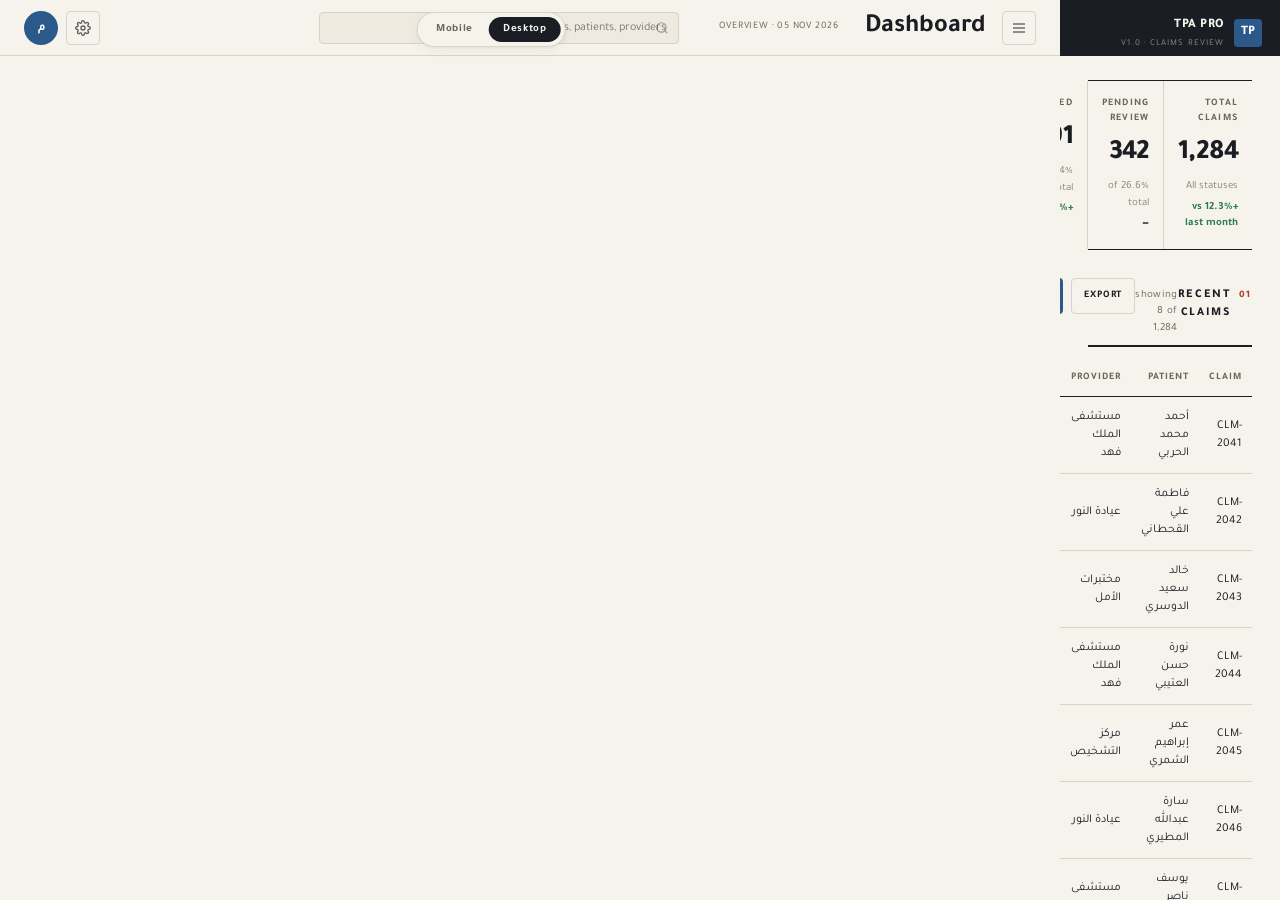
<file: TPA Pro — Full Redesign (Blend).html>
<!doctype html>
<html lang="ar" dir="rtl">
<!--
  System: "Clinical Ledger" — a blend of Swiss Editorial (structure) + Dieter Rams (comfort) + Terminal (density option)
  Type: Tajawal 12 (body) / 11 (label) / 14 (h3) / 18 (h2) / 24 (h1) / 30 (kpi). Tabular numerals.
  Color: warm cream #f6f3ec on ink #1a1d23. Accent #2b5a8a (primary action). Callout red #b33a2b (sparingly).
  Grid: 220px sidebar · 56px topbar · 24px gutters · hairline rules between sections · numbered sections
  Rhythm: left-flush headlines, 72ch body columns, 4-6px radii on cards/buttons, generous padding
  Motion: 120ms ease on hover/focus, 180ms screen fade. No decorative animation.
  Tweaks: theme (light/dark), density (comfortable/compact), accent (blue/red/teal), sidebar (expanded/collapsed)
  Mobile: separate device-frame screens in the "Mobile" view.
-->
<head>
<meta charset="utf-8">
<title>TPA Pro — Full Redesign (Clinical Ledger)</title>
<meta name="viewport" content="width=device-width, initial-scale=1">
<style>
:root{
  --ink:#1a1d23;--ink-2:#2c313a;
  --paper:#f6f3ec;--paper-2:#efeae0;--paper-3:#e6e0d4;
  --rule:#d9d3c7;--rule-2:#c9c1b2;
  --muted:#6b655a;--muted-2:#8a8378;
  --accent:#2b5a8a;--accent-soft:#e4ecf4;
  --callout:#b33a2b;--callout-soft:#f3e4e1;
  --success:#2e7d4f;--success-soft:#e3efe7;
  --warn:#a06a00;--warn-soft:#f4ecdc;
  --danger:#b33a2b;
  --radius:6px;--radius-sm:4px;
  --shadow:0 1px 3px rgba(26,29,35,.06),0 4px 12px rgba(26,29,35,.04);
  --sidebar-w:220px;
  --topbar-h:56px;
}
*{box-sizing:border-box;margin:0;padding:0}
html,body{height:100%}
body{background:var(--paper);color:var(--ink);font-family:'Tajawal',system-ui,-apple-system,'Segoe UI',sans-serif;font-size:13px;line-height:1.5;-webkit-font-smoothing:antialiased;overflow:hidden}
body.compact{font-size:12px}
body.dark{--ink:#e8e4dc;--ink-2:#d4cfc3;--paper:#14161a;--paper-2:#1c1f24;--paper-3:#242830;--rule:#2e333c;--rule-2:#3a4049;--muted:#9a9388;--muted-2:#7a746a;--accent:#6fa0d4;--accent-soft:#1e2a38;--callout:#e07a6a;--callout-soft:#2a1f1c;--success:#6fc98a;--success-soft:#1a2a20;--warn:#e0b060;--warn-soft:#2a2418}
button{font-family:inherit;cursor:pointer;border:none;background:none;color:inherit}
input,select,textarea{font-family:inherit;font-size:inherit;color:inherit}
a{color:var(--accent);text-decoration:none}

/* ---------- App shell ---------- */
.app{display:grid;grid-template-columns:var(--sidebar-w) 1fr;grid-template-rows:var(--topbar-h) 1fr;height:100vh;transition:grid-template-columns .18s ease}
.app.sidebar-collapsed{grid-template-columns:64px 1fr}
.sidebar{background:var(--ink);color:var(--paper);display:flex;flex-direction:column;overflow-y:auto;overflow-x:hidden;transition:width .18s ease}
body.dark .sidebar{background:#0c0e12}
.sidebar .brand{padding:16px 18px 14px;border-bottom:1px solid rgba(255,255,255,.08);display:flex;align-items:center;gap:10px}
.sidebar .brand .mark{width:28px;height:28px;background:var(--accent);color:#fff;border-radius:4px;display:grid;place-items:center;font-weight:800;font-size:13px;flex:none}
.sidebar .brand .name{font-size:13px;font-weight:800;letter-spacing:.04em;white-space:nowrap;overflow:hidden}
.sidebar .brand .sub{font-size:9px;letter-spacing:.12em;text-transform:uppercase;opacity:.5;margin-top:1px}
.sidebar .nav-section{padding:14px 12px 4px;font-size:9px;font-weight:700;letter-spacing:.14em;text-transform:uppercase;opacity:.4}
.sidebar .nav{display:flex;align-items:center;gap:10px;padding:9px 14px;font-size:12px;font-weight:600;color:rgba(255,255,255,.62);cursor:pointer;border-inline-start:2px solid transparent;transition:all .12s;white-space:nowrap;overflow:hidden}
.sidebar .nav:hover{color:#fff;background:rgba(255,255,255,.04)}
.sidebar .nav.active{color:#fff;border-inline-start-color:var(--accent);background:rgba(255,255,255,.06)}
.sidebar .nav .ico{width:16px;height:16px;flex:none;opacity:.7}
.sidebar .nav.active .ico{opacity:1}
.sidebar .nav .num{font-size:9px;opacity:.35;margin-inline-start:auto;font-variant-numeric:tabular-nums}
.app.sidebar-collapsed .sidebar .brand .name,.app.sidebar-collapsed .sidebar .brand .sub,.app.sidebar-collapsed .sidebar .nav span.txt,.app.sidebar-collapsed .sidebar .nav .num,.app.sidebar-collapsed .sidebar .nav-section{display:none}
.app.sidebar-collapsed .sidebar .nav{justify-content:center;padding:9px 0}
.topbar{background:var(--paper);border-bottom:1px solid var(--rule);display:flex;align-items:center;padding:0 24px;gap:16px;flex:none;z-index:5}
.topbar .title{font-size:18px;font-weight:800;letter-spacing:-.02em}
.topbar .sub{font-size:10px;color:var(--muted);letter-spacing:.08em;text-transform:uppercase;margin-inline-start:10px}
.topbar .search{margin-inline-start:24px;flex:1;max-width:360px;position:relative}
.topbar .search input{width:100%;padding:8px 12px 8px 34px;border:1px solid var(--rule);background:var(--paper-2);border-radius:var(--radius-sm);font-size:12px}
.topbar .search input:focus{outline:none;border-color:var(--accent);background:var(--paper)}
.topbar .search .ico{position:absolute;inset-inline-start:10px;top:50%;transform:translateY(-50%);opacity:.4;width:14px;height:14px}
.topbar .right{margin-inline-start:auto;display:flex;gap:8px;align-items:center}
.topbar .icon-btn{width:34px;height:34px;border:1px solid var(--rule);border-radius:var(--radius-sm);display:grid;place-items:center;cursor:pointer;background:var(--paper);transition:background .12s}
.topbar .icon-btn:hover{background:var(--paper-2)}
.topbar .icon-btn svg{width:16px;height:16px;opacity:.7}
.topbar .avatar{width:34px;height:34px;border-radius:50%;background:var(--accent);color:#fff;display:grid;place-items:center;font-weight:700;font-size:12px}
.content{overflow-y:auto;padding:24px 28px 48px;background:var(--paper)}
.screen{display:none;animation:fade .18s ease}
.screen.active{display:block}
@keyframes fade{from{opacity:0;transform:translateY(4px)}to{opacity:1;transform:none}}

/* ---------- Common components ---------- */
.kpi-row{display:grid;grid-template-columns:repeat(4,1fr);gap:0;border-top:1px solid var(--ink);border-bottom:1px solid var(--ink);margin-bottom:28px;background:var(--paper)}
.kpi{padding:16px 14px;border-inline-end:1px solid var(--rule)}
.kpi:last-child{border-inline-end:0}
.kpi .lbl{font-size:10px;font-weight:700;letter-spacing:.12em;text-transform:uppercase;color:var(--muted)}
.kpi .val{font-size:28px;font-weight:800;margin-top:6px;letter-spacing:-.03em;font-variant-numeric:tabular-nums}
.kpi .foot{font-size:11px;color:var(--muted-2);margin-top:4px}
.kpi .delta{font-size:11px;font-weight:700;margin-top:4px}
.kpi .delta.up{color:var(--success)} .kpi .delta.down{color:var(--callout)}
.section{margin-bottom:32px}
.section-head{display:flex;justify-content:space-between;align-items:baseline;border-bottom:2px solid var(--ink);padding-bottom:8px;margin-bottom:14px}
.section-head h2{font-size:12px;font-weight:800;letter-spacing:.14em;text-transform:uppercase;display:flex;align-items:baseline;gap:8px}
.section-head h2 .num{font-size:10px;color:var(--callout);font-weight:800}
.section-head .meta{font-size:11px;color:var(--muted);letter-spacing:.03em}
.section-head .actions{display:flex;gap:8px}
.btn{background:var(--ink);color:var(--paper);padding:9px 16px;font-size:11px;font-weight:700;letter-spacing:.08em;text-transform:uppercase;border-radius:var(--radius-sm);cursor:pointer;transition:opacity .12s;display:inline-flex;align-items:center;gap:6px}
.btn:hover{opacity:.88}
.btn.ghost{background:transparent;color:var(--ink);border:1px solid var(--rule)}
.btn.ghost:hover{background:var(--paper-2)}
.btn.accent{background:var(--accent);color:#fff}
.btn.sm{padding:6px 12px;font-size:10px}
.btn.danger{background:var(--callout);color:#fff}
table{width:100%;border-collapse:collapse;font-size:12px}
th{font-size:10px;font-weight:700;letter-spacing:.1em;text-transform:uppercase;color:var(--muted);text-align:start;padding:10px 10px;border-bottom:1px solid var(--ink)}
td{padding:11px 10px;border-bottom:1px solid var(--rule);font-variant-numeric:tabular-nums;vertical-align:middle}
tbody tr:hover{background:var(--paper-2)}
tbody tr:last-child td{border-bottom:0}
.badge{display:inline-block;padding:2px 9px;font-size:10px;font-weight:700;letter-spacing:.06em;border-radius:3px}
.badge.ok{background:var(--success-soft);color:var(--success)}
.badge.warn{background:var(--warn-soft);color:var(--warn)}
.badge.info{background:var(--accent-soft);color:var(--accent)}
.badge.danger{background:var(--callout-soft);color:var(--callout)}
.card{background:var(--paper-2);border:1px solid var(--rule);border-radius:var(--radius);padding:18px}
.card + .card{margin-top:12px}
.form-grid{display:grid;grid-template-columns:1fr 1fr;gap:14px 18px}
.field{display:flex;flex-direction:column;gap:5px}
.field label{font-size:10px;font-weight:700;letter-spacing:.1em;text-transform:uppercase;color:var(--muted)}
.field input,.field select,.field textarea{padding:9px 11px;border:1px solid var(--rule);background:var(--paper);border-radius:var(--radius-sm);font-size:13px}
.field input:focus,.field select:focus,.field textarea:focus{outline:none;border-color:var(--accent)}
.field.full{grid-column:1/-1}
.empty{padding:40px 20px;text-align:center;color:var(--muted);font-size:12px}
.empty .ico{font-size:32px;opacity:.3;margin-bottom:8px}

/* ---------- Modal ---------- */
.modal-overlay{position:fixed;inset:0;background:rgba(20,22,26,.5);display:none;align-items:center;justify-content:center;z-index:100;padding:24px;backdrop-filter:blur(2px)}
.modal-overlay.show{display:flex}
.modal{background:var(--paper);width:100%;max-width:720px;max-height:90vh;overflow-y:auto;border:1px solid var(--rule);border-radius:var(--radius);box-shadow:var(--shadow)}
.modal .head{padding:20px 24px 14px;border-bottom:1px solid var(--rule)}
.modal .head h3{font-size:18px;font-weight:800;letter-spacing:-.01em}
.modal .head .sub{font-size:11px;color:var(--muted);letter-spacing:.06em;text-transform:uppercase;margin-top:4px}
.modal .body{padding:20px 24px}
.modal .foot{padding:14px 24px;border-top:1px solid var(--rule);display:flex;gap:10px;justify-content:flex-end;background:var(--paper-2)}

/* ---------- Tweaks panel ---------- */
.tweaks{position:fixed;bottom:20px;inset-inline-end:20px;background:var(--paper);border:1px solid var(--rule);border-radius:var(--radius);padding:16px 18px;width:260px;box-shadow:var(--shadow);z-index:200;display:none}
.tweaks.show{display:block}
.tweaks h4{font-size:11px;font-weight:800;letter-spacing:.12em;text-transform:uppercase;margin-bottom:12px}
.tweaks .row{display:flex;justify-content:space-between;align-items:center;margin-bottom:10px;font-size:12px}
.tweaks .seg{display:flex;border:1px solid var(--rule);border-radius:var(--radius-sm);overflow:hidden}
.tweaks .seg button{padding:5px 10px;font-size:10px;font-weight:700;letter-spacing:.06em;background:var(--paper-2);color:var(--muted)}
.tweaks .seg button.active{background:var(--ink);color:var(--paper)}

/* ---------- Mobile view ---------- */
.mobile-view{display:none;padding:24px 28px 48px}
.mobile-view.show{display:block}
.mobile-view .mv-head{margin-bottom:20px}
.mobile-view .mv-head h2{font-size:18px;font-weight:800;letter-spacing:-.02em}
.mobile-view .mv-head p{font-size:12px;color:var(--muted);margin-top:4px}
.device-row{display:flex;gap:32px;overflow-x:auto;padding-bottom:16px;align-items:flex-start}
.device{width:320px;flex:none;background:#1a1d23;border-radius:36px;padding:10px;box-shadow:0 8px 30px rgba(0,0,0,.25)}
.device .screen{width:100%;height:640px;background:var(--paper);border-radius:28px;overflow:hidden;display:flex;flex-direction:column}
.device .notch{height:24px;background:#1a1d23;border-radius:0 0 14px 14px;margin:0 auto;width:120px}
.m-topbar{height:48px;background:var(--paper);border-bottom:1px solid var(--rule);display:flex;align-items:center;padding:0 14px;gap:8px;flex:none}
.m-topbar h1{font-size:15px;font-weight:800;letter-spacing:-.01em}
.m-topbar .back{width:28px;height:28px;display:grid;place-items:center;border-radius:4px;background:var(--paper-2)}
.m-content{flex:1;overflow-y:auto;padding:14px}
.m-nav{height:56px;background:var(--paper);border-top:1px solid var(--rule);display:grid;grid-template-columns:repeat(5,1fr);align-items:center;flex:none}
.m-nav .item{display:flex;flex-direction:column;align-items:center;gap:2px;font-size:9px;font-weight:600;color:var(--muted);padding:6px 0}
.m-nav .item.active{color:var(--accent)}
.m-nav .item .ico{width:18px;height:18px;opacity:.7}
.m-nav .item.active .ico{opacity:1}
.m-kpi{background:var(--paper-2);border:1px solid var(--rule);border-radius:var(--radius);padding:12px;margin-bottom:10px}
.m-kpi .lbl{font-size:9px;font-weight:700;letter-spacing:.1em;text-transform:uppercase;color:var(--muted)}
.m-kpi .val{font-size:22px;font-weight:800;margin-top:4px;font-variant-numeric:tabular-nums}
.m-row{display:flex;justify-content:space-between;align-items:center;padding:10px 0;border-bottom:1px solid var(--rule);font-size:12px}
.m-row .t{font-weight:600} .m-row .s{font-size:10px;color:var(--muted)}
.m-card{background:var(--paper-2);border:1px solid var(--rule);border-radius:var(--radius);padding:12px;margin-bottom:10px;font-size:12px}
.m-card .h{font-weight:700;margin-bottom:4px} .m-card .b{color:var(--muted);font-size:11px}

/* ---------- View switcher ---------- */
.view-switch{position:fixed;top:12px;inset-inline-start:50%;transform:translateX(-50%);background:var(--paper);border:1px solid var(--rule);border-radius:999px;padding:4px;display:flex;gap:2px;box-shadow:var(--shadow);z-index:300}
.view-switch button{padding:6px 14px;font-size:11px;font-weight:700;letter-spacing:.06em;border-radius:999px;color:var(--muted)}
.view-switch button.active{background:var(--ink);color:var(--paper)}
</style>
<link rel="stylesheet" href="css/fonts.css">
</head>
<body>

<div class="view-switch">
  <button class="active" data-view="desktop" onclick="setView('desktop')">Desktop</button>
  <button data-view="mobile" onclick="setView('mobile')">Mobile</button>
</div>

<!-- ================= DESKTOP APP ================= -->
<div id="desktop-app" class="app">
  <aside class="sidebar">
    <div class="brand">
      <div class="mark">TP</div>
      <div>
        <div class="name">TPA PRO</div>
        <div class="sub">v1.0 · Claims Review</div>
      </div>
    </div>
    <div class="nav-section">Main</div>
    <div class="nav active" data-screen="dashboard"><svg class="ico" viewBox="0 0 24 24" fill="none" stroke="currentColor" stroke-width="2"><rect x="3" y="3" width="7" height="7"/><rect x="14" y="3" width="7" height="7"/><rect x="3" y="14" width="7" height="7"/><rect x="14" y="14" width="7" height="7"/></svg><span class="txt">Dashboard</span><span class="num">01</span></div>
    <div class="nav" data-screen="claims"><svg class="ico" viewBox="0 0 24 24" fill="none" stroke="currentColor" stroke-width="2"><path d="M9 5H7a2 2 0 00-2 2v12a2 2 0 002 2h10a2 2 0 002-2V7a2 2 0 00-2-2h-2M9 5a2 2 0 002 2h2a2 2 0 002-2M9 5a2 2 0 012-2h2a2 2 0 012 2"/></svg><span class="txt">Claims</span><span class="num">02</span></div>
    <div class="nav" data-screen="review"><svg class="ico" viewBox="0 0 24 24" fill="none" stroke="currentColor" stroke-width="2"><path d="M9 11l3 3L22 4"/><path d="M21 12v7a2 2 0 01-2 2H5a2 2 0 01-2-2V5a2 2 0 012-2h11"/></svg><span class="txt">Review</span><span class="num">03</span></div>
    <div class="nav" data-screen="inbox"><svg class="ico" viewBox="0 0 24 24" fill="none" stroke="currentColor" stroke-width="2"><path d="M22 12h-6l-2 3h-4l-2-3H2"/><path d="M5.45 5.11L2 12v6a2 2 0 002 2h16a2 2 0 002-2v-6l-3.45-6.89A2 2 0 0016.76 4H7.24a2 2 0 00-1.79 1.11z"/></svg><span class="txt">Inbox</span><span class="num">04</span></div>
    <div class="nav-section">Master data</div>
    <div class="nav" data-screen="providers"><svg class="ico" viewBox="0 0 24 24" fill="none" stroke="currentColor" stroke-width="2"><path d="M3 21h18M5 21V7l7-4 7 4v14M9 9h.01M9 13h.01M9 17h.01M15 9h.01M15 13h.01M15 17h.01"/></svg><span class="txt">Providers</span><span class="num">05</span></div>
    <div class="nav" data-screen="contracts"><svg class="ico" viewBox="0 0 24 24" fill="none" stroke="currentColor" stroke-width="2"><path d="M14 2H6a2 2 0 00-2 2v16a2 2 0 002 2h12a2 2 0 002-2V8z"/><path d="M14 2v6h6M16 13H8M16 17H8M10 9H8"/></svg><span class="txt">Contracts</span><span class="num">06</span></div>
    <div class="nav" data-screen="tariffs"><svg class="ico" viewBox="0 0 24 24" fill="none" stroke="currentColor" stroke-width="2"><line x1="12" y1="1" x2="12" y2="23"/><path d="M17 5H9.5a3.5 3.5 0 000 7h5a3.5 3.5 0 010 7H6"/></svg><span class="txt">Tariffs</span><span class="num">07</span></div>
    <div class="nav" data-screen="services"><svg class="ico" viewBox="0 0 24 24" fill="none" stroke="currentColor" stroke-width="2"><circle cx="12" cy="12" r="3"/><path d="M19.4 15a1.65 1.65 0 00.33 1.82l.06.06a2 2 0 010 2.83 2 2 0 01-2.83 0l-.06-.06a1.65 1.65 0 00-1.82-.33 1.65 1.65 0 00-1 1.51V21a2 2 0 01-4 0v-.09A1.65 1.65 0 009 19.4a1.65 1.65 0 00-1.82.33l-.06.06a2 2 0 01-2.83 0 2 2 0 010-2.83l.06-.06a1.65 1.65 0 00.33-1.82 1.65 1.65 0 00-1.51-1H3a2 2 0 010-4h.09A1.65 1.65 0 004.6 9a1.65 1.65 0 00-.33-1.82l-.06-.06a2 2 0 010-2.83 2 2 0 012.83 0l.06.06a1.65 1.65 0 001.82.33H9a1.65 1.65 0 001-1.51V3a2 2 0 014 0v.09a1.65 1.65 0 001 1.51 1.65 1.65 0 001.82-.33l.06-.06a2 2 0 012.83 0 2 2 0 010 2.83l-.06.06a1.65 1.65 0 00-.33 1.82V9a1.65 1.65 0 001.51 1H21a2 2 0 010 4h-.09a1.65 1.65 0 00-1.51 1z"/></svg><span class="txt">Services</span><span class="num">08</span></div>
    <div class="nav" data-screen="deduction"><svg class="ico" viewBox="0 0 24 24" fill="none" stroke="currentColor" stroke-width="2"><path d="M12 2v20M17 5H9.5a3.5 3.5 0 000 7h5a3.5 3.5 0 010 7H6"/></svg><span class="txt">Deduction rules</span><span class="num">09</span></div>
    <div class="nav-section">Insights</div>
    <div class="nav" data-screen="reports"><svg class="ico" viewBox="0 0 24 24" fill="none" stroke="currentColor" stroke-width="2"><line x1="18" y1="20" x2="18" y2="10"/><line x1="12" y1="20" x2="12" y2="4"/><line x1="6" y1="20" x2="6" y2="14"/></svg><span class="txt">Reports</span><span class="num">10</span></div>
    <div class="nav" data-screen="timeline"><svg class="ico" viewBox="0 0 24 24" fill="none" stroke="currentColor" stroke-width="2"><circle cx="12" cy="12" r="10"/><polyline points="12 6 12 12 16 14"/></svg><span class="txt">Timeline</span><span class="num">11</span></div>
    <div class="nav-section">System</div>
    <div class="nav" data-screen="sessions"><svg class="ico" viewBox="0 0 24 24" fill="none" stroke="currentColor" stroke-width="2"><path d="M21 15v4a2 2 0 01-2 2H5a2 2 0 01-2-2v-4M7 10l5 5 5-5M12 15V3"/></svg><span class="txt">Sessions</span><span class="num">12</span></div>
    <div class="nav" data-screen="trash"><svg class="ico" viewBox="0 0 24 24" fill="none" stroke="currentColor" stroke-width="2"><polyline points="3 6 5 6 21 6"/><path d="M19 6l-1 14a2 2 0 01-2 2H8a2 2 0 01-2-2L5 6m3 0V4a2 2 0 012-2h4a2 2 0 012 2v2"/></svg><span class="txt">Trash</span><span class="num">13</span></div>
    <div class="nav" data-screen="settings"><svg class="ico" viewBox="0 0 24 24" fill="none" stroke="currentColor" stroke-width="2"><circle cx="12" cy="12" r="3"/><path d="M19.4 15a1.65 1.65 0 00.33 1.82l.06.06a2 2 0 010 2.83 2 2 0 01-2.83 0l-.06-.06a1.65 1.65 0 00-1.82-.33 1.65 1.65 0 00-1 1.51V21a2 2 0 01-4 0v-.09A1.65 1.65 0 009 19.4a1.65 1.65 0 00-1.82.33l-.06.06a2 2 0 01-2.83 0 2 2 0 010-2.83l.06-.06a1.65 1.65 0 00.33-1.82 1.65 1.65 0 00-1.51-1H3a2 2 0 010-4h.09A1.65 1.65 0 004.6 9a1.65 1.65 0 00-.33-1.82l-.06-.06a2 2 0 010-2.83 2 2 0 012.83 0l.06.06a1.65 1.65 0 001.82.33H9a1.65 1.65 0 001-1.51V3a2 2 0 014 0v.09a1.65 1.65 0 001 1.51 1.65 1.65 0 001.82-.33l.06-.06a2 2 0 012.83 0 2 2 0 010 2.83l-.06.06a1.65 1.65 0 00-.33 1.82V9a1.65 1.65 0 001.51 1H21a2 2 0 010 4h-.09a1.65 1.65 0 00-1.51 1z"/></svg><span class="txt">Settings</span><span class="num">14</span></div>
    <div class="nav" data-screen="help"><svg class="ico" viewBox="0 0 24 24" fill="none" stroke="currentColor" stroke-width="2"><circle cx="12" cy="12" r="10"/><path d="M9.09 9a3 3 0 015.83 1c0 2-3 3-3 3M12 17h.01"/></svg><span class="txt">Help</span><span class="num">15</span></div>
  </aside>

  <header class="topbar">
    <button class="icon-btn" onclick="toggleSidebar()" title="Toggle sidebar"><svg viewBox="0 0 24 24" fill="none" stroke="currentColor" stroke-width="2"><line x1="3" y1="6" x2="21" y2="6"/><line x1="3" y1="12" x2="21" y2="12"/><line x1="3" y1="18" x2="21" y2="18"/></svg></button>
    <h1 id="page-title">Dashboard</h1>
    <span class="sub" id="page-sub">Overview · 05 Nov 2026</span>
    <div class="search"><svg class="ico" viewBox="0 0 24 24" fill="none" stroke="currentColor" stroke-width="2"><circle cx="11" cy="11" r="8"/><line x1="21" y1="21" x2="16.65" y2="16.65"/></svg><input placeholder="Search claims, patients, providers…"></div>
    <div class="right">
      <button class="icon-btn" onclick="toggleTweaks()" title="Tweaks"><svg viewBox="0 0 24 24" fill="none" stroke="currentColor" stroke-width="2"><circle cx="12" cy="12" r="3"/><path d="M19.4 15a1.65 1.65 0 00.33 1.82l.06.06a2 2 0 010 2.83 2 2 0 01-2.83 0l-.06-.06a1.65 1.65 0 00-1.82-.33 1.65 1.65 0 00-1 1.51V21a2 2 0 01-4 0v-.09A1.65 1.65 0 009 19.4a1.65 1.65 0 00-1.82.33l-.06.06a2 2 0 01-2.83 0 2 2 0 010-2.83l.06-.06a1.65 1.65 0 00.33-1.82 1.65 1.65 0 00-1.51-1H3a2 2 0 010-4h.09A1.65 1.65 0 004.6 9a1.65 1.65 0 00-.33-1.82l-.06-.06a2 2 0 010-2.83 2 2 0 012.83 0l.06.06a1.65 1.65 0 001.82.33H9a1.65 1.65 0 001-1.51V3a2 2 0 014 0v.09a1.65 1.65 0 001 1.51 1.65 1.65 0 001.82-.33l.06-.06a2 2 0 012.83 0 2 2 0 010 2.83l-.06.06a1.65 1.65 0 00-.33 1.82V9a1.65 1.65 0 001.51 1H21a2 2 0 010 4h-.09a1.65 1.65 0 00-1.51 1z"/></svg></button>
      <div class="avatar">م</div>
    </div>
  </header>

  <main class="content" id="content">

  <!-- ===== Dashboard ===== -->
  <section class="screen active" data-screen="dashboard" data-title="Dashboard" data-sub="Overview · 05 Nov 2026">
    <div class="kpi-row">
      <div class="kpi"><div class="lbl">Total claims</div><div class="val">1,284</div><div class="foot">All statuses</div><div class="delta up">+12.3% vs last month</div></div>
      <div class="kpi"><div class="lbl">Pending review</div><div class="val">342</div><div class="foot">26.6% of total</div><div class="delta">—</div></div>
      <div class="kpi"><div class="lbl">Approved</div><div class="val">891</div><div class="foot">69.4% of total</div><div class="delta up">+4.1%</div></div>
      <div class="kpi"><div class="lbl">Rejected</div><div class="val">51</div><div class="foot">4.0% of total</div><div class="delta down">-0.6%</div></div>
    </div>
    <div class="section">
      <div class="section-head"><h2><span class="num">01</span>Recent claims</h2><div class="meta">showing 8 of 1,284</div><div class="actions"><button class="btn ghost sm">Export</button><button class="btn accent sm">+ New claim</button></div></div>
      <table>
        <thead><tr><th>Claim</th><th>Patient</th><th>Provider</th><th>Service</th><th>Amount</th><th>Status</th><th></th></tr></thead>
        <tbody>
          <tr><td>CLM-2041</td><td>أحمد محمد الحربي</td><td>مستشفى الملك فهد</td><td>أشعة مقطعية</td><td>12,450</td><td><span class="badge ok">Approved</span></td><td><button class="btn ghost sm">View</button></td></tr>
          <tr><td>CLM-2042</td><td>فاطمة علي القحطاني</td><td>عيادة النور</td><td>تحاليل دم</td><td>3,200</td><td><span class="badge warn">Pending</span></td><td><button class="btn ghost sm">View</button></td></tr>
          <tr><td>CLM-2043</td><td>خالد سعيد الدوسري</td><td>مختبرات الأمل</td><td>تحاليل بول</td><td>8,900</td><td><span class="badge warn">Pending</span></td><td><button class="btn ghost sm">View</button></td></tr>
          <tr><td>CLM-2044</td><td>نورة حسن العتيبي</td><td>مستشفى الملك فهد</td><td>عملية جراحية</td><td>22,100</td><td><span class="badge ok">Approved</span></td><td><button class="btn ghost sm">View</button></td></tr>
          <tr><td>CLM-2045</td><td>عمر إبراهيم الشمري</td><td>مركز التشخيص</td><td>كشوفات</td><td>1,850</td><td><span class="badge warn">Pending</span></td><td><button class="btn ghost sm">View</button></td></tr>
          <tr><td>CLM-2046</td><td>سارة عبدالله المطيري</td><td>عيادة النور</td><td>تحاليل دم</td><td>5,600</td><td><span class="badge ok">Approved</span></td><td><button class="btn ghost sm">View</button></td></tr>
          <tr><td>CLM-2047</td><td>يوسف ناصر الغامدي</td><td>مستشفى المملكة</td><td>أشعة رنين</td><td>18,300</td><td><span class="badge danger">Rejected</span></td><td><button class="btn ghost sm">View</button></td></tr>
          <tr><td>CLM-2048</td><td>مريم سعد البقمي</td><td>مختبرات الأمل</td><td>تحاليل هرمونات</td><td>4,100</td><td><span class="badge info">In review</span></td><td><button class="btn ghost sm">View</button></td></tr>
        </tbody>
      </table>
    </div>
    <div class="section">
      <div class="section-head"><h2><span class="num">02</span>Pending attention</h2><div class="meta">3 items need action</div></div>
      <div class="card"><strong>CLM-2043</strong> — خالد سعيد الدوسري: فاتورة 8,900 ر.س تتجاوز سقف اللائحة (7,500). <button class="btn ghost sm" style="margin-inline-start:10px">Open</button></div>
      <div class="card"><strong>CLM-2047</strong> — rejected for missing prior authorization. <button class="btn ghost sm" style="margin-inline-start:10px">Review</button></div>
      <div class="card"><strong>Provider: عيادة النور</strong> — contract expires in 12 days. <button class="btn ghost sm" style="margin-inline-start:10px">Renew</button></div>
    </div>
  </section>

  <!-- ===== Claims ===== -->
  <section class="screen" data-screen="claims" data-title="Claims" data-sub="All claims · 1,284 total">
    <div class="section">
      <div class="section-head"><h2><span class="num">01</span>Filters</h2></div>
      <div class="form-grid">
        <div class="field"><label>Status</label><select><option>All</option><option>Pending</option><option>Approved</option><option>Rejected</option></select></div>
        <div class="field"><label>Provider</label><select><option>All providers</option><option>مستشفى الملك فهد</option><option>عيادة النور</option></select></div>
        <div class="field"><label>From date</label><input type="date" value="2026-10-01"></div>
        <div class="field"><label>To date</label><input type="date" value="2026-11-05"></div>
      </div>
    </div>
    <div class="section">
      <div class="section-head"><h2><span class="num">02</span>Claims list</h2><div class="meta">1,284 results</div><div class="actions"><button class="btn ghost sm">Export CSV</button><button class="btn accent sm">+ New</button></div></div>
      <table>
        <thead><tr><th>Claim</th><th>Patient</th><th>Provider</th><th>Date</th><th>Amount</th><th>Status</th></tr></thead>
        <tbody>
          <tr><td>CLM-2048</td><td>مريم سعد البقمي</td><td>مختبرات الأمل</td><td>2026-11-04</td><td>4,100</td><td><span class="badge info">In review</span></td></tr>
          <tr><td>CLM-2047</td><td>يوسف ناصر الغامدي</td><td>مستشفى المملكة</td><td>2026-11-03</td><td>18,300</td><td><span class="badge danger">Rejected</span></td></tr>
          <tr><td>CLM-2046</td><td>سارة عبدالله المطيري</td><td>عيادة النور</td><td>2026-11-03</td><td>5,600</td><td><span class="badge ok">Approved</span></td></tr>
          <tr><td>CLM-2045</td><td>عمر إبراهيم الشمري</td><td>مركز التشخيص</td><td>2026-11-02</td><td>1,850</td><td><span class="badge warn">Pending</span></td></tr>
          <tr><td>CLM-2044</td><td>نورة حسن العتيبي</td><td>مستشفى الملك فهد</td><td>2026-11-02</td><td>22,100</td><td><span class="badge ok">Approved</span></td></tr>
          <tr><td>CLM-2043</td><td>خالد سعيد الدوسري</td><td>مختبرات الأمل</td><td>2026-11-01</td><td>8,900</td><td><span class="badge warn">Pending</span></td></tr>
          <tr><td>CLM-2042</td><td>فاطمة علي القحطاني</td><td>عيادة النور</td><td>2026-11-01</td><td>3,200</td><td><span class="badge warn">Pending</span></td></tr>
          <tr><td>CLM-2041</td><td>أحمد محمد الحربي</td><td>مستشفى الملك فهد</td><td>2026-10-31</td><td>12,450</td><td><span class="badge ok">Approved</span></td></tr>
        </tbody>
      </table>
      <div style="display:flex;justify-content:space-between;align-items:center;margin-top:14px;font-size:11px;color:var(--muted)">
        <span>Page 1 of 161</span>
        <div style="display:flex;gap:6px">
          <button class="btn ghost sm">Prev</button>
          <button class="btn ghost sm">Next</button>
        </div>
      </div>
    </div>
  </section>

  <!-- ===== Review ===== -->
  <section class="screen" data-screen="review" data-title="Review" data-sub="Review queue · 342 pending">
    <div class="kpi-row">
      <div class="kpi"><div class="lbl">In queue</div><div class="val">342</div><div class="foot">pending review</div></div>
      <div class="kpi"><div class="lbl">Reviewed today</div><div class="val">27</div><div class="foot">by you</div></div>
      <div class="kpi"><div class="lbl">Avg. time</div><div class="val">4.2m</div><div class="foot">per claim</div></div>
      <div class="kpi"><div class="lbl">Auto-approved</div><div class="val">61%</div><div class="foot">rule-based</div></div>
    </div>
    <div class="section">
      <div class="section-head"><h2><span class="num">01</span>Review queue</h2><div class="meta">342 claims</div><div class="actions"><button class="btn ghost sm" onclick="openModal('review')">Open review modal</button></div></div>
      <table>
        <thead><tr><th>Claim</th><th>Patient</th><th>Provider</th><th>Amount</th><th>Flags</th><th></th></tr></thead>
        <tbody>
          <tr><td>CLM-2043</td><td>خالد سعيد الدوسري</td><td>مختبرات الأمل</td><td>8,900</td><td><span class="badge warn">Over limit</span></td><td><button class="btn accent sm" onclick="openModal('review')">Review</button></td></tr>
          <tr><td>CLM-2042</td><td>فاطمة علي القحطاني</td><td>عيادة النور</td><td>3,200</td><td><span class="badge info">Docs missing</span></td><td><button class="btn accent sm" onclick="openModal('review')">Review</button></td></tr>
          <tr><td>CLM-2045</td><td>عمر إبراهيم الشمري</td><td>مركز التشخيص</td><td>1,850</td><td><span class="badge warn">Duplicate</span></td><td><button class="btn accent sm" onclick="openModal('review')">Review</button></td></tr>
        </tbody>
      </table>
    </div>
  </section>

  <!-- ===== Inbox ===== -->
  <section class="screen" data-screen="inbox" data-title="Inbox" data-sub="Messages · 7 unread">
    <div class="section">
      <div class="section-head"><h2><span class="num">01</span>Messages</h2><div class="meta">7 unread</div></div>
      <div class="card"><div style="display:flex;justify-content:space-between"><strong>Provider: عيادة النور</strong><span style="font-size:10px;color:var(--muted)">2h ago</span></div><div style="margin-top:4px;font-size:12px;color:var(--muted)">Renewal request for contract #C-204 — please review attached documents.</div></div>
      <div class="card"><div style="display:flex;justify-content:space-between"><strong>System</strong><span style="font-size:10px;color:var(--muted)">5h ago</span></div><div style="margin-top:4px;font-size:12px;color:var(--muted)">Backup completed successfully — 1,284 claims archived.</div></div>
      <div class="card"><div style="display:flex;justify-content:space-between"><strong>Reviewer: سارة</strong><span style="font-size:10px;color:var(--muted)">1d ago</span></div><div style="margin-top:4px;font-size:12px;color:var(--muted)">CLM-2043 needs second opinion on over-limit item.</div></div>
    </div>
  </section>

  <!-- ===== Providers ===== -->
  <section class="screen" data-screen="providers" data-title="Providers" data-sub="Registered providers · 48">
    <div class="section">
      <div class="section-head"><h2><span class="num">01</span>Providers</h2><div class="meta">48 registered</div><div class="actions"><button class="btn accent sm">+ Add provider</button></div></div>
      <table>
        <thead><tr><th>ID</th><th>Name</th><th>Type</th><th>Contract</th><th>Status</th></tr></thead>
        <tbody>
          <tr><td>PRV-014</td><td>مستشفى الملك فهد</td><td>Hospital</td><td>C-201 (active)</td><td><span class="badge ok">Active</span></td></tr>
          <tr><td>PRV-021</td><td>عيادة النور</td><td>Clinic</td><td>C-204 (expiring)</td><td><span class="badge warn">Expiring</span></td></tr>
          <tr><td>PRV-033</td><td>مختبرات الأمل</td><td>Lab</td><td>C-211 (active)</td><td><span class="badge ok">Active</span></td></tr>
          <tr><td>PRV-041</td><td>مركز التشخيص</td><td>Diagnostic</td><td>C-218 (active)</td><td><span class="badge ok">Active</span></td></tr>
          <tr><td>PRV-052</td><td>مستشفى المملكة</td><td>Hospital</td><td>C-223 (suspended)</td><td><span class="badge danger">Suspended</span></td></tr>
        </tbody>
      </table>
    </div>
  </section>

  <!-- ===== Contracts ===== -->
  <section class="screen" data-screen="contracts" data-title="Contracts" data-sub="Provider contracts · 48">
    <div class="section">
      <div class="section-head"><h2><span class="num">01</span>Contracts</h2><div class="meta">48 total</div><div class="actions"><button class="btn accent sm">+ New contract</button></div></div>
      <table>
        <thead><tr><th>ID</th><th>Provider</th><th>Start</th><th>End</th><th>Tariff</th><th>Status</th></tr></thead>
        <tbody>
          <tr><td>C-201</td><td>مستشفى الملك فهد</td><td>2026-01-01</td><td>2026-12-31</td><td>T-STD</td><td><span class="badge ok">Active</span></td></tr>
          <tr><td>C-204</td><td>عيادة النور</td><td>2026-02-15</td><td>2026-11-17</td><td>T-STD</td><td><span class="badge warn">Expiring</span></td></tr>
          <tr><td>C-211</td><td>مختبرات الأمل</td><td>2026-03-01</td><td>2027-02-28</td><td>T-LAB</td><td><span class="badge ok">Active</span></td></tr>
        </tbody>
      </table>
    </div>
  </section>

  <!-- ===== Tariffs ===== -->
  <section class="screen" data-screen="tariffs" data-title="Tariffs" data-sub="Tariff schedules · 6">
    <div class="section">
      <div class="section-head"><h2><span class="num">01</span>Tariff schedules</h2><div class="meta">6 schedules</div><div class="actions"><button class="btn accent sm">+ New tariff</button></div></div>
      <table>
        <thead><tr><th>ID</th><th>Name</th><th>Items</th><th>Effective</th><th>Status</th></tr></thead>
        <tbody>
          <tr><td>T-STD</td><td>Standard schedule</td><td>1,240</td><td>2026-01-01</td><td><span class="badge ok">Active</span></td></tr>
          <tr><td>T-LAB</td><td>Lab schedule</td><td>380</td><td>2026-03-01</td><td><span class="badge ok">Active</span></td></tr>
          <tr><td>T-RAD</td><td>Radiology schedule</td><td>120</td><td>2026-06-15</td><td><span class="badge info">Draft</span></td></tr>
        </tbody>
      </table>
    </div>
  </section>

  <!-- ===== Services ===== -->
  <section class="screen" data-screen="services" data-title="Services" data-sub="Service catalog · 2,410">
    <div class="section">
      <div class="section-head"><h2><span class="num">01</span>Services</h2><div class="meta">2,410 items</div><div class="actions"><button class="btn accent sm">+ Add service</button></div></div>
      <table>
        <thead><tr><th>Code</th><th>Name (AR)</th><th>Name (EN)</th><th>Category</th><th>Price</th></tr></thead>
        <tbody>
          <tr><td>SRV-1001</td><td>تحليل دم كامل</td><td>CBC</td><td>Lab</td><td>45</td></tr>
          <tr><td>SRV-2044</td><td>أشعة مقطعية (CT)</td><td>CT scan</td><td>Radiology</td><td>950</td></tr>
          <tr><td>SRV-3102</td><td>كشف عام</td><td>General consult</td><td>Clinic</td><td>120</td></tr>
          <tr><td>SRV-4010</td><td>تحليل هرمونات</td><td>Hormone panel</td><td>Lab</td><td>280</td></tr>
        </tbody>
      </table>
    </div>
  </section>

  <!-- ===== Deduction rules ===== -->
  <section class="screen" data-screen="deduction" data-title="Deduction rules" data-sub="Rule engine · 31 rules">
    <div class="section">
      <div class="section-head"><h2><span class="num">01</span>Active rules</h2><div class="meta">31 rules · 24 active</div><div class="actions"><button class="btn accent sm">+ New rule</button></div></div>
      <div class="card"><strong>R-014 · Over-limit deduction</strong><div style="font-size:11px;color:var(--muted);margin-top:4px">If amount > tariff cap → deduct difference. Status: <span class="badge ok">Active</span></div></div>
      <div class="card"><strong>R-022 · Duplicate service</strong><div style="font-size:11px;color:var(--muted);margin-top:4px">Same service twice for same patient in 7 days → flag. Status: <span class="badge ok">Active</span></div></div>
      <div class="card"><strong>R-031 · Missing authorization</strong><div style="font-size:11px;color:var(--muted);margin-top:4px">Radiology without prior auth → reject. Status: <span class="badge warn">Draft</span></div></div>
    </div>
  </section>

  <!-- ===== Reports ===== -->
  <section class="screen" data-screen="reports" data-title="Reports" data-sub="Analytics · Nov 2026">
    <div class="kpi-row">
      <div class="kpi"><div class="lbl">Total billed</div><div class="val">4.2M</div><div class="foot">SAR · this month</div></div>
      <div class="kpi"><div class="lbl">Approved</div><div class="val">2.9M</div><div class="foot">69.0%</div></div>
      <div class="kpi"><div class="lbl">Rejected</div><div class="val">0.17M</div><div class="foot">4.0%</div></div>
      <div class="kpi"><div class="lbl">Avg claim</div><div class="val">3,270</div><div class="foot">SAR</div></div>
    </div>
    <div class="section">
      <div class="section-head"><h2><span class="num">01</span>Top providers by volume</h2><div class="meta">Nov 2026</div></div>
      <table>
        <thead><tr><th>Provider</th><th>Claims</th><th>Billed</th><th>Approved</th><th>Rejection %</th></tr></thead>
        <tbody>
          <tr><td>مستشفى الملك فهد</td><td>312</td><td>1.4M</td><td>0.98M</td><td>3.2%</td></tr>
          <tr><td>مختبرات الأمل</td><td>287</td><td>0.95M</td><td>0.71M</td><td>5.1%</td></tr>
          <tr><td>عيادة النور</td><td>198</td><td>0.52M</td><td>0.41M</td><td>2.8%</td></tr>
          <tr><td>مركز التشخيص</td><td>156</td><td>0.38M</td><td>0.29M</td><td>4.4%</td></tr>
        </tbody>
      </table>
    </div>
  </section>

  <!-- ===== Timeline ===== -->
  <section class="screen" data-screen="timeline" data-title="Timeline" data-sub="Activity log">
    <div class="section">
      <div class="section-head"><h2><span class="num">01</span>Recent activity</h2><div class="meta">last 24h</div></div>
      <div style="border-inline-start:2px solid var(--rule);padding-inline-start:18px;margin-inline-start:8px">
        <div style="margin-bottom:18px;position:relative"><div style="position:absolute;inset-inline-start:-25px;top:4px;width:10px;height:10px;border-radius:50%;background:var(--accent)"></div><div style="font-size:11px;color:var(--muted)">09:42 · Today</div><div style="font-weight:700;margin-top:2px">CLM-2048 moved to "In review"</div><div style="font-size:12px;color:var(--muted)">by you</div></div>
        <div style="margin-bottom:18px;position:relative"><div style="position:absolute;inset-inline-start:-25px;top:4px;width:10px;height:10px;border-radius:50%;background:var(--success)"></div><div style="font-size:11px;color:var(--muted)">08:15 · Today</div><div style="font-weight:700;margin-top:2px">CLM-2046 approved</div><div style="font-size:12px;color:var(--muted)">auto-rule R-014</div></div>
        <div style="margin-bottom:18px;position:relative"><div style="position:absolute;inset-inline-start:-25px;top:4px;width:10px;height:10px;border-radius:50%;background:var(--callout)"></div><div style="font-size:11px;color:var(--muted)">Yesterday 16:30</div><div style="font-weight:700;margin-top:2px">CLM-2047 rejected</div><div style="font-size:12px;color:var(--muted)">missing prior authorization</div></div>
      </div>
    </div>
  </section>

  <!-- ===== Sessions ===== -->
  <section class="screen" data-screen="sessions" data-title="Sessions" data-sub="Active sessions · 3">
    <div class="section">
      <div class="section-head"><h2><span class="num">01</span>Sessions</h2><div class="meta">3 active</div><div class="actions"><button class="btn accent sm">+ New session</button></div></div>
      <table>
        <thead><tr><th>ID</th><th>Name</th><th>Claims</th><th>Started</th><th>Status</th></tr></thead>
        <tbody>
          <tr><td>S-014</td><td>November review batch</td><td>342</td><td>2026-11-05 08:00</td><td><span class="badge info">Active</span></td></tr>
          <tr><td>S-013</td><td>October closeout</td><td>1,284</td><td>2026-10-31</td><td><span class="badge ok">Completed</span></td></tr>
        </tbody>
      </table>
    </div>
  </section>

  <!-- ===== Trash ===== -->
  <section class="screen" data-screen="trash" data-title="Trash" data-sub="Deleted items · 12">
    <div class="section">
      <div class="section-head"><h2><span class="num">01</span>Trash</h2><div class="meta">12 items · auto-purge in 30d</div><div class="actions"><button class="btn danger sm">Empty trash</button></div></div>
      <table>
        <thead><tr><th>Type</th><th>Name</th><th>Deleted</th><th>Deleted by</th><th></th></tr></thead>
        <tbody>
          <tr><td>Claim</td><td>CLM-1988 (draft)</td><td>2026-11-03</td><td>you</td><td><button class="btn ghost sm">Restore</button></td></tr>
          <tr><td>Provider</td><td>عيادة الشفاء (old)</td><td>2026-10-28</td><td>admin</td><td><button class="btn ghost sm">Restore</button></td></tr>
        </tbody>
      </table>
    </div>
  </section>

  <!-- ===== Settings ===== -->
  <section class="screen" data-screen="settings" data-title="Settings" data-sub="Configuration">
    <div class="section">
      <div class="section-head"><h2><span class="num">01</span>General</h2></div>
      <div class="form-grid">
        <div class="field"><label>Language</label><select><option>العربية (AR)</option><option>English (EN)</option></select></div>
        <div class="field"><label>Timezone</label><select><option>Asia/Riyadh (UTC+3)</option></select></div>
        <div class="field"><label>Theme</label><select><option>Light</option><option>Dark</option><option>System</option></select></div>
        <div class="field"><label>Currency</label><select><option>SAR</option><option>USD</option></select></div>
      </div>
    </div>
    <div class="section">
      <div class="section-head"><h2><span class="num">02</span>Security</h2></div>
      <div class="form-grid">
        <div class="field"><label>Session timeout (min)</label><input type="number" value="30"></div>
        <div class="field"><label>Password policy</label><select><option>Strong (12+ chars)</option></select></div>
      </div>
      <div style="margin-top:14px"><button class="btn accent">Save changes</button></div>
    </div>
  </section>

  <!-- ===== Help ===== -->
  <section class="screen" data-screen="help" data-title="Help" data-sub="Documentation">
    <div class="section">
      <div class="section-head"><h2><span class="num">01</span>Getting started</h2></div>
      <div class="card"><strong>How to review a claim</strong><div style="font-size:12px;color:var(--muted);margin-top:4px">Open Review → pick a claim → verify items → approve/reject → save.</div></div>
      <div class="card"><strong>Keyboard shortcuts</strong><div style="font-size:12px;color:var(--muted);margin-top:4px">Ctrl+K search · ←/→ navigate · Esc close modal.</div></div>
      <div class="card"><strong>Exporting reports</strong><div style="font-size:12px;color:var(--muted);margin-top:4px">Reports → filter → Export CSV / PDF.</div></div>
    </div>
  </section>

  <!-- ===== Search ===== -->
  <section class="screen" data-screen="search" data-title="Search" data-sub="Global search">
    <div class="section">
      <div class="section-head"><h2><span class="num">01</span>Search</h2></div>
      <div class="field" style="max-width:480px"><label>Query</label><input placeholder="Claim ID, patient name, provider…"></div>
      <div style="margin-top:18px;font-size:12px;color:var(--muted)">Type to search across claims, patients, providers, services.</div>
    </div>
  </section>

  </main>
</div>

<!-- ================= MOBILE VIEW ================= -->
<div id="mobile-view" class="mobile-view">
  <div class="mv-head">
    <h2>Mobile — separate layouts</h2>
    <p>Desktop-first app with dedicated mobile screens. Key flows shown in device frames.</p>
  </div>
  <div class="device-row">
    <!-- Dashboard -->
    <div class="device"><div class="notch"></div><div class="screen">
      <div class="m-topbar"><div class="back">☰</div><h1>Dashboard</h1></div>
      <div class="m-content">
        <div class="m-kpi"><div class="lbl">Total claims</div><div class="val">1,284</div></div>
        <div class="m-kpi"><div class="lbl">Pending</div><div class="val">342</div></div>
        <div style="font-size:11px;font-weight:700;letter-spacing:.1em;text-transform:uppercase;color:var(--muted);margin:10px 0 6px">Recent</div>
        <div class="m-row"><div><div class="t">CLM-2041</div><div class="s">أحمد محمد · مستشفى الملك</div></div><div style="font-weight:700">12,450</div></div>
        <div class="m-row"><div><div class="t">CLM-2042</div><div class="s">فاطمة علي · عيادة النور</div></div><div style="font-weight:700">3,200</div></div>
        <div class="m-row"><div><div class="t">CLM-2043</div><div class="s">خالد سعيد · مختبرات الأمل</div></div><div style="font-weight:700">8,900</div></div>
      </div>
      <div class="m-nav">
        <div class="item active"><svg class="ico" viewBox="0 0 24 24" fill="none" stroke="currentColor" stroke-width="2"><rect x="3" y="3" width="7" height="7"/><rect x="14" y="3" width="7" height="7"/><rect x="3" y="14" width="7" height="7"/><rect x="14" y="14" width="7" height="7"/></svg>Home</div>
        <div class="item"><svg class="ico" viewBox="0 0 24 24" fill="none" stroke="currentColor" stroke-width="2"><path d="M9 5H7a2 2 0 00-2 2v12a2 2 0 002 2h10a2 2 0 002-2V7a2 2 0 00-2-2h-2"/></svg>Claims</div>
        <div class="item"><svg class="ico" viewBox="0 0 24 24" fill="none" stroke="currentColor" stroke-width="2"><path d="M9 11l3 3L22 4"/></svg>Review</div>
        <div class="item"><svg class="ico" viewBox="0 0 24 24" fill="none" stroke="currentColor" stroke-width="2"><line x1="18" y1="20" x2="18" y2="10"/><line x1="12" y1="20" x2="12" y2="4"/><line x1="6" y1="20" x2="6" y2="14"/></svg>Reports</div>
        <div class="item"><svg class="ico" viewBox="0 0 24 24" fill="none" stroke="currentColor" stroke-width="2"><circle cx="12" cy="12" r="10"/><path d="M9.09 9a3 3 0 015.83 1c0 2-3 3-3 3M12 17h.01"/></svg>More</div>
      </div>
    </div></div>

    <!-- Claims -->
    <div class="device"><div class="notch"></div><div class="screen">
      <div class="m-topbar"><div class="back">←</div><h1>Claims</h1></div>
      <div class="m-content">
        <div style="display:flex;gap:6px;margin-bottom:10px">
          <button class="btn ghost sm" style="flex:1">Status ▾</button>
          <button class="btn ghost sm" style="flex:1">Provider ▾</button>
        </div>
        <div class="m-row"><div><div class="t">CLM-2048</div><div class="s">مريم سعد · مختبرات الأمل</div></div><div><div style="font-weight:700">4,100</div><span class="badge info" style="font-size:9px">In review</span></div></div>
        <div class="m-row"><div><div class="t">CLM-2047</div><div class="s">يوسف ناصر · مستشفى المملكة</div></div><div><div style="font-weight:700">18,300</div><span class="badge danger" style="font-size:9px">Rejected</span></div></div>
        <div class="m-row"><div><div class="t">CLM-2046</div><div class="s">سارة عبدالله · عيادة النور</div></div><div><div style="font-weight:700">5,600</div><span class="badge ok" style="font-size:9px">Approved</span></div></div>
        <div class="m-row"><div><div class="t">CLM-2045</div><div class="s">عمر إبراهيم · مركز التشخيص</div></div><div><div style="font-weight:700">1,850</div><span class="badge warn" style="font-size:9px">Pending</span></div></div>
      </div>
      <div class="m-nav">
        <div class="item"><svg class="ico" viewBox="0 0 24 24" fill="none" stroke="currentColor" stroke-width="2"><rect x="3" y="3" width="7" height="7"/><rect x="14" y="3" width="7" height="7"/><rect x="3" y="14" width="7" height="7"/><rect x="14" y="14" width="7" height="7"/></svg>Home</div>
        <div class="item active"><svg class="ico" viewBox="0 0 24 24" fill="none" stroke="currentColor" stroke-width="2"><path d="M9 5H7a2 2 0 00-2 2v12a2 2 0 002 2h10a2 2 0 002-2V7a2 2 0 00-2-2h-2"/></svg>Claims</div>
        <div class="item"><svg class="ico" viewBox="0 0 24 24" fill="none" stroke="currentColor" stroke-width="2"><path d="M9 11l3 3L22 4"/></svg>Review</div>
        <div class="item"><svg class="ico" viewBox="0 0 24 24" fill="none" stroke="currentColor" stroke-width="2"><line x1="18" y1="20" x2="18" y2="10"/><line x1="12" y1="20" x2="12" y2="4"/><line x1="6" y1="20" x2="6" y2="14"/></svg>Reports</div>
        <div class="item"><svg class="ico" viewBox="0 0 24 24" fill="none" stroke="currentColor" stroke-width="2"><circle cx="12" cy="12" r="10"/><path d="M9.09 9a3 3 0 015.83 1c0 2-3 3-3 3M12 17h.01"/></svg>More</div>
      </div>
    </div></div>

    <!-- Review -->
    <div class="device"><div class="notch"></div><div class="screen">
      <div class="m-topbar"><div class="back">←</div><h1>Review</h1></div>
      <div class="m-content">
        <div class="m-card"><div class="h">CLM-2043 · خالد سعيد الدوسري</div><div class="b">مختبرات الأمل · 8,900 SAR · Over limit</div>
          <div style="display:flex;gap:6px;margin-top:8px">
            <button class="btn accent sm" style="flex:1">Approve</button>
            <button class="btn danger sm" style="flex:1">Reject</button>
          </div>
        </div>
        <div class="m-card"><div class="h">CLM-2042 · فاطمة علي القحطاني</div><div class="b">عيادة النور · 3,200 SAR · Docs missing</div>
          <div style="display:flex;gap:6px;margin-top:8px">
            <button class="btn accent sm" style="flex:1">Approve</button>
            <button class="btn danger sm" style="flex:1">Reject</button>
          </div>
        </div>
        <div class="m-card"><div class="h">CLM-2045 · عمر إبراهيم الشمري</div><div class="b">مركز التشخيص · 1,850 SAR · Duplicate</div>
          <div style="display:flex;gap:6px;margin-top:8px">
            <button class="btn accent sm" style="flex:1">Approve</button>
            <button class="btn danger sm" style="flex:1">Reject</button>
          </div>
        </div>
      </div>
      <div class="m-nav">
        <div class="item"><svg class="ico" viewBox="0 0 24 24" fill="none" stroke="currentColor" stroke-width="2"><rect x="3" y="3" width="7" height="7"/><rect x="14" y="3" width="7" height="7"/><rect x="3" y="14" width="7" height="7"/><rect x="14" y="14" width="7" height="7"/></svg>Home</div>
        <div class="item"><svg class="ico" viewBox="0 0 24 24" fill="none" stroke="currentColor" stroke-width="2"><path d="M9 5H7a2 2 0 00-2 2v12a2 2 0 002 2h10a2 2 0 002-2V7a2 2 0 00-2-2h-2"/></svg>Claims</div>
        <div class="item active"><svg class="ico" viewBox="0 0 24 24" fill="none" stroke="currentColor" stroke-width="2"><path d="M9 11l3 3L22 4"/></svg>Review</div>
        <div class="item"><svg class="ico" viewBox="0 0 24 24" fill="none" stroke="currentColor" stroke-width="2"><line x1="18" y1="20" x2="18" y2="10"/><line x1="12" y1="20" x2="12" y2="4"/><line x1="6" y1="20" x2="6" y2="14"/></svg>Reports</div>
        <div class="item"><svg class="ico" viewBox="0 0 24 24" fill="none" stroke="currentColor" stroke-width="2"><circle cx="12" cy="12" r="10"/><path d="M9.09 9a3 3 0 015.83 1c0 2-3 3-3 3M12 17h.01"/></svg>More</div>
      </div>
    </div></div>

    <!-- Settings -->
    <div class="device"><div class="notch"></div><div class="screen">
      <div class="m-topbar"><div class="back">←</div><h1>Settings</h1></div>
      <div class="m-content">
        <div class="m-card"><div class="h">Language</div><div class="b">العربية (AR)</div></div>
        <div class="m-card"><div class="h">Theme</div><div class="b">Light · Dark · System</div></div>
        <div class="m-card"><div class="h">Session timeout</div><div class="b">30 minutes</div></div>
        <div class="m-card"><div class="h">Currency</div><div class="b">SAR</div></div>
      </div>
      <div class="m-nav">
        <div class="item"><svg class="ico" viewBox="0 0 24 24" fill="none" stroke="currentColor" stroke-width="2"><rect x="3" y="3" width="7" height="7"/><rect x="14" y="3" width="7" height="7"/><rect x="3" y="14" width="7" height="7"/><rect x="14" y="14" width="7" height="7"/></svg>Home</div>
        <div class="item"><svg class="ico" viewBox="0 0 24 24" fill="none" stroke="currentColor" stroke-width="2"><path d="M9 5H7a2 2 0 00-2 2v12a2 2 0 002 2h10a2 2 0 002-2V7a2 2 0 00-2-2h-2"/></svg>Claims</div>
        <div class="item"><svg class="ico" viewBox="0 0 24 24" fill="none" stroke="currentColor" stroke-width="2"><path d="M9 11l3 3L22 4"/></svg>Review</div>
        <div class="item"><svg class="ico" viewBox="0 0 24 24" fill="none" stroke="currentColor" stroke-width="2"><line x1="18" y1="20" x2="18" y2="10"/><line x1="12" y1="20" x2="12" y2="4"/><line x1="6" y1="20" x2="6" y2="14"/></svg>Reports</div>
        <div class="item active"><svg class="ico" viewBox="0 0 24 24" fill="none" stroke="currentColor" stroke-width="2"><circle cx="12" cy="12" r="10"/><path d="M9.09 9a3 3 0 015.83 1c0 2-3 3-3 3M12 17h.01"/></svg>More</div>
      </div>
    </div></div>
  </div>
</div>

<!-- ================= MODAL ================= -->
<div class="modal-overlay" id="modal-review">
  <div class="modal">
    <div class="head">
      <h3>Review · CLM-2043</h3>
      <div class="sub">خالد سعيد الدوسري · مختبرات الأمل · 8,900 SAR</div>
    </div>
    <div class="body">
      <div class="form-grid">
        <div class="field"><label>Patient</label><input value="خالد سعيد الدوسري" disabled></div>
        <div class="field"><label>Provider</label><input value="مختبرات الأمل" disabled></div>
        <div class="field"><label>Billed amount</label><input value="8,900"></div>
        <div class="field"><label>Approved amount</label><input value="7,500"></div>
        <div class="field full"><label>Notes</label><textarea rows="3" placeholder="Review notes…"></textarea></div>
      </div>
      <div style="margin-top:14px"><span class="badge warn">Over limit by 1,400 SAR</span></div>
    </div>
    <div class="foot">
      <button class="btn ghost" onclick="closeModal('review')">Cancel</button>
      <button class="btn danger">Reject</button>
      <button class="btn accent">Approve 7,500</button>
    </div>
  </div>
</div>

<!-- ================= TWEAKS ================= -->
<div class="tweaks" id="tweaks">
  <h4>Tweaks</h4>
  <div class="row"><span>Theme</span><div class="seg"><button data-tweak="theme" data-val="light" class="active" onclick="setTweak('theme','light')">Light</button><button data-tweak="theme" data-val="dark" onclick="setTweak('theme','dark')">Dark</button></div></div>
  <div class="row"><span>Density</span><div class="seg"><button data-tweak="density" data-val="comfortable" class="active" onclick="setTweak('density','comfortable')">Comfort</button><button data-tweak="density" data-val="compact" onclick="setTweak('density','compact')">Compact</button></div></div>
  <div class="row"><span>Accent</span><div class="seg"><button data-tweak="accent" data-val="blue" class="active" onclick="setTweak('accent','blue')">Blue</button><button data-tweak="accent" data-val="red" onclick="setTweak('accent','red')">Red</button><button data-tweak="accent" data-val="teal" onclick="setTweak('accent','teal')">Teal</button></div></div>
  <div class="row"><span>Sidebar</span><div class="seg"><button data-tweak="sidebar" data-val="expanded" class="active" onclick="setTweak('sidebar','expanded')">Wide</button><button data-tweak="sidebar" data-val="collapsed" onclick="setTweak('sidebar','collapsed')">Narrow</button></div></div>
</div>

<script>
const TITLES={'dashboard':'Dashboard','claims':'Claims','review':'Review','inbox':'Inbox','providers':'Providers','contracts':'Contracts','tariffs':'Tariffs','services':'Services','deduction':'Deduction rules','reports':'Reports','timeline':'Timeline','sessions':'Sessions','trash':'Trash','settings':'Settings','help':'Help','search':'Search'};
const SUBS={'dashboard':'Overview · 05 Nov 2026','claims':'All claims · 1,284 total','review':'Review queue · 342 pending','inbox':'Messages · 7 unread','providers':'Registered providers · 48','contracts':'Provider contracts · 48','tariffs':'Tariff schedules · 6','services':'Service catalog · 2,410','deduction':'Rule engine · 31 rules','reports':'Analytics · Nov 2026','timeline':'Activity log','sessions':'Active sessions · 3','trash':'Deleted items · 12','settings':'Configuration','help':'Documentation','search':'Global search'};
function go(screen){
  document.querySelectorAll('.screen').forEach(s=>s.classList.remove('active'));
  const el=document.querySelector('.screen[data-screen="'+screen+'"]');
  if(el) el.classList.add('active');
  document.querySelectorAll('.nav').forEach(n=>n.classList.toggle('active',n.dataset.screen===screen));
  document.getElementById('page-title').textContent=TITLES[screen]||screen;
  document.getElementById('page-sub').textContent=SUBS[screen]||'';
  const c=document.getElementById('content'); if(c) c.scrollTop=0;
}
document.querySelectorAll('.nav').forEach(n=>n.addEventListener('click',()=>go(n.dataset.screen)));
function toggleSidebar(){document.getElementById('desktop-app').classList.toggle('sidebar-collapsed')}
function openModal(name){document.getElementById('modal-'+name).classList.add('show')}
function closeModal(name){document.getElementById('modal-'+name).classList.remove('show')}
document.querySelectorAll('.modal-overlay').forEach(o=>o.addEventListener('click',e=>{if(e.target===o)o.classList.remove('show')}));

// Tweaks
const ACCENTS={blue:{accent:'#2b5a8a',soft:'#e4ecf4'},red:{accent:'#b33a2b',soft:'#f3e4e1'},teal:{accent:'#1f7a6b',soft:'#e0efe9'}};
function setTweak(key,val){
  // update active button
  document.querySelectorAll('[data-tweak="'+key+'"]').forEach(b=>b.classList.toggle('active',b.dataset.val===val));
  if(key==='theme'){document.body.classList.toggle('dark',val==='dark');}
  if(key==='density'){document.body.classList.toggle('compact',val==='compact');}
  if(key==='accent'){const a=ACCENTS[val];document.documentElement.style.setProperty('--accent',a.accent);document.documentElement.style.setProperty('--accent-soft',a.soft);}
  if(key==='sidebar'){document.getElementById('desktop-app').classList.toggle('sidebar-collapsed',val==='collapsed');}
  try{const s=JSON.parse(localStorage.getItem('tpa_tweaks')||'{}');s[key]=val;localStorage.setItem('tpa_tweaks',JSON.stringify(s));}catch(e){}
}
function loadTweaks(){try{const s=JSON.parse(localStorage.getItem('tpa_tweaks')||'{}');Object.entries(s).forEach(([k,v])=>setTweak(k,v));}catch(e){}}
function toggleTweaks(){document.getElementById('tweaks').classList.toggle('show')}

// View switch
function setView(v){
  document.querySelectorAll('.view-switch button').forEach(b=>b.classList.toggle('active',b.dataset.view===v));
  document.getElementById('desktop-app').style.display = v==='desktop'?'':'none';
  document.getElementById('mobile-view').classList.toggle('show',v==='mobile');
}
loadTweaks();
</script>
</body>
</html>
</file>
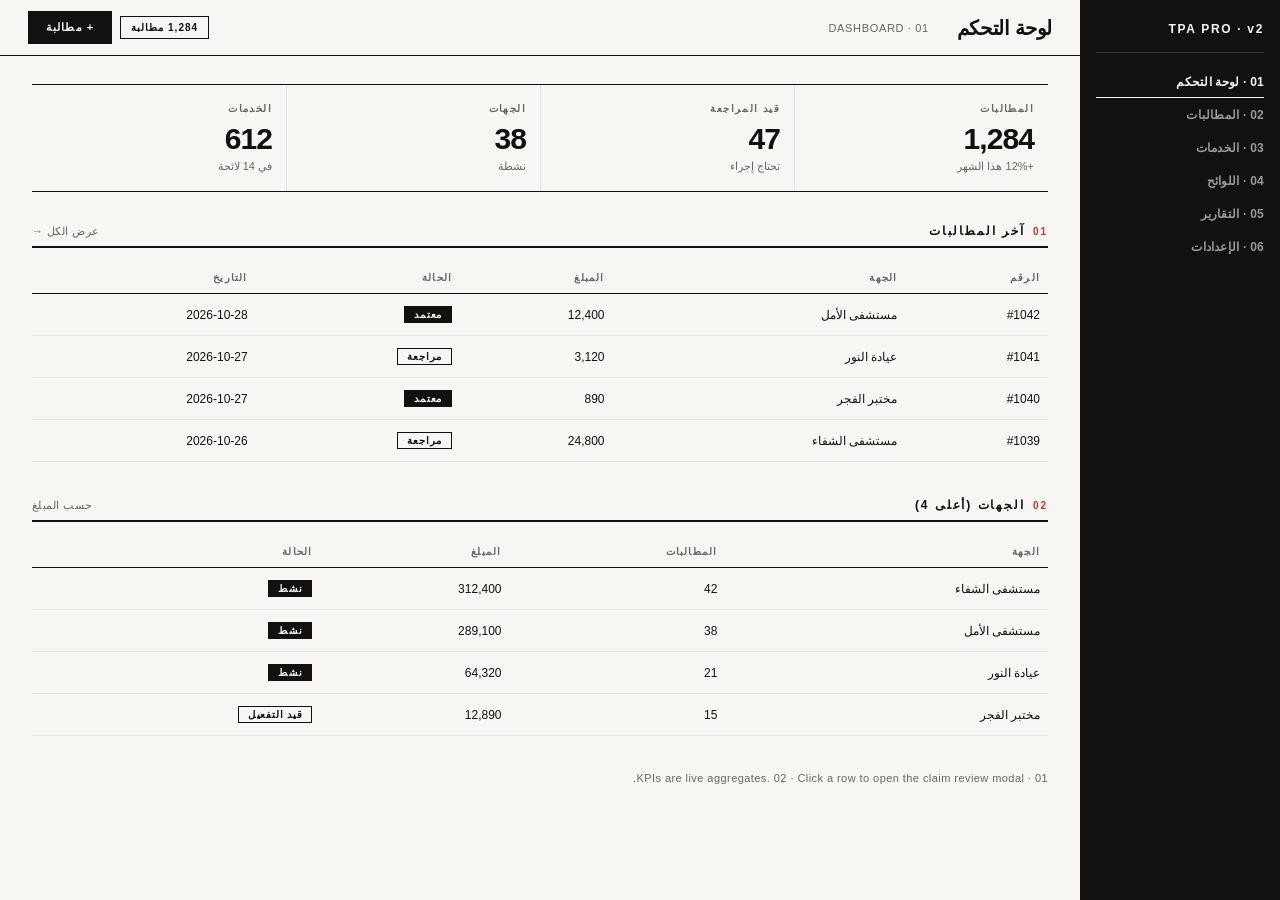
<file: TPA Pro — Swiss Editorial Redesign.html>
<!doctype html>
<html lang="ar" dir="rtl">
<!--
  System: Swiss Editorial (Pentagram lineage)
  Type: Helvetica Neue / system sans · 11 (small) / 12 (body) / 14 (h3) / 20 (h1) / 28 (kpi)
  Color: #111 on #f8f6f2 · accent #c0392b (sparingly, callouts only) · rules #111 / #e5e5e5
  Grid: 12-col feel, 80px gutters, hairline rules between sections, numbered sections
  Rhythm: left-flush headlines, 70ch body columns, numbered sections 01/02/03
  Motion: none (static, editorial)
-->
<head>
<meta charset="utf-8">
<title>TPA Pro — Swiss Editorial redesign</title>
<meta name="viewport" content="width=device-width, initial-scale=1">
<style>
:root{--ink:#111;--paper:#f8f6f2;--rule:#e5e5e5;--muted:#666;--accent:#c0392b}
*{box-sizing:border-box;margin:0;padding:0}
html,body{height:100%}
body{background:var(--paper);color:var(--ink);font-family:'Helvetica Neue',Helvetica,Arial,sans-serif;-webkit-font-smoothing:antialiased;overflow:hidden}
.app{display:grid;grid-template-columns:200px 1fr;height:100vh}
.sb{background:var(--ink);color:var(--paper);padding:22px 16px;display:flex;flex-direction:column;gap:2px;overflow-y:auto}
.sb .brand{font-size:12px;font-weight:800;letter-spacing:.14em;padding-bottom:16px;border-bottom:1px solid #333;margin-bottom:12px}
.sb .nav{font-size:12px;font-weight:600;color:#999;padding:8px 0;letter-spacing:.02em;cursor:pointer;border-bottom:1px solid transparent}
.sb .nav.active{color:var(--paper);border-bottom-color:var(--paper)}
.sb .nav:hover{color:var(--paper)}
.main{display:flex;flex-direction:column;min-width:0;overflow:hidden}
.topbar{height:56px;border-bottom:1px solid var(--ink);display:flex;align-items:center;padding:0 28px;gap:16px;flex:none;background:var(--paper)}
.topbar h1{font-size:20px;font-weight:800;letter-spacing:-.02em}
.topbar .sub{font-size:11px;color:var(--muted);letter-spacing:.06em;text-transform:uppercase;margin-inline-start:12px}
.topbar .right{margin-inline-start:auto;display:flex;gap:8px;align-items:center}
.topbar .pill{font-size:10px;font-weight:700;letter-spacing:.1em;text-transform:uppercase;padding:5px 10px;border:1px solid var(--ink)}
.content{flex:1;overflow-y:auto;padding:28px 32px 48px}
.screen{display:none}.screen.active{display:block}
.kpi-row{display:grid;grid-template-columns:repeat(4,1fr);gap:0;border-top:1px solid var(--ink);border-bottom:1px solid var(--ink);margin-bottom:32px}
.kpi{padding:18px 14px;border-inline-end:1px solid var(--rule)}
.kpi:last-child{border-inline-end:0}
.kpi .lbl{font-size:10px;font-weight:700;letter-spacing:.14em;text-transform:uppercase;color:var(--muted)}
.kpi .val{font-size:30px;font-weight:800;margin-top:8px;letter-spacing:-.03em;font-variant-numeric:tabular-nums}
.kpi .foot{font-size:11px;color:var(--muted);margin-top:4px}
.section{margin-bottom:36px}
.section-head{display:flex;justify-content:space-between;align-items:baseline;border-bottom:2px solid var(--ink);padding-bottom:8px;margin-bottom:14px}
.section-head h2{font-size:12px;font-weight:800;letter-spacing:.16em;text-transform:uppercase}
.section-head .meta{font-size:11px;color:var(--muted);letter-spacing:.04em}
.section-head .num{font-size:10px;color:var(--accent);font-weight:800;margin-inline-end:8px}
table{width:100%;border-collapse:collapse;font-size:12px}
th{font-size:10px;font-weight:700;letter-spacing:.12em;text-transform:uppercase;color:var(--muted);text-align:start;padding:10px 8px;border-bottom:1px solid var(--ink)}
td{padding:12px 8px;border-bottom:1px solid var(--rule);font-variant-numeric:tabular-nums}
.badge{display:inline-block;padding:2px 9px;font-size:10px;font-weight:700;letter-spacing:.08em;border:1px solid var(--ink)}
.badge.ok{background:var(--ink);color:var(--paper)}
.badge.warn{background:var(--paper);color:var(--ink)}
.modal-overlay{position:fixed;inset:0;background:rgba(17,17,17,.55);display:none;align-items:center;justify-content:center;z-index:100;padding:24px}
.modal-overlay.show{display:flex}
.modal{background:var(--paper);width:100%;max-width:640px;padding:32px;border:1px solid var(--ink)}
.modal h3{font-size:18px;font-weight:800;margin-bottom:6px;letter-spacing:-.01em}
.modal .sub{font-size:11px;color:var(--muted);letter-spacing:.06em;text-transform:uppercase;margin-bottom:20px}
.modal .row{display:grid;grid-template-columns:1fr 1fr;gap:16px;margin-bottom:14px}
.modal label{font-size:10px;font-weight:700;letter-spacing:.12em;text-transform:uppercase;color:var(--muted);display:block;margin-bottom:5px}
.modal input,.modal select{width:100%;padding:9px 10px;border:1px solid var(--ink);background:#fff;font-size:13px;font-family:inherit}
.modal .actions{display:flex;gap:10px;margin-top:18px;padding-top:16px;border-top:1px solid var(--rule)}
.btn{background:var(--ink);color:var(--paper);padding:10px 18px;font-size:11px;font-weight:700;letter-spacing:.1em;text-transform:uppercase;border:none;cursor:pointer}
.btn.out{background:var(--paper);color:var(--ink);border:1px solid var(--ink)}
.btn.accent{background:var(--accent);color:#fff}
.filter-bar{display:flex;gap:8px;margin-bottom:16px;flex-wrap:wrap}
.filter-bar input{flex:1;min-width:200px;padding:9px 10px;border:1px solid var(--ink);background:#fff;font-size:12px;font-family:inherit}
.filter-bar select{padding:9px 10px;border:1px solid var(--ink);background:#fff;font-size:12px;font-family:inherit}
.note{font-size:11px;color:var(--muted);margin-top:12px;letter-spacing:.04em}
</style>
</head>
<body>
<div class="app">
  <aside class="sb">
    <div class="brand">TPA PRO · v2</div>
    <div class="nav active" data-screen="dashboard">01 · لوحة التحكم</div>
    <div class="nav" data-screen="claims">02 · المطالبات</div>
    <div class="nav" data-screen="services">03 · الخدمات</div>
    <div class="nav" data-screen="tariffs">04 · اللوائح</div>
    <div class="nav" data-screen="reports">05 · التقارير</div>
    <div class="nav" data-screen="settings">06 · الإعدادات</div>
  </aside>
  <div class="main">
    <div class="topbar">
      <h1 id="title">لوحة التحكم</h1>
      <span class="sub" id="sub">Dashboard · 01</span>
      <div class="right">
        <span class="pill">1,284 مطالبة</span>
        <button class="btn" onclick="openModal()">+ مطالبة</button>
      </div>
    </div>
    <div class="content">

      <!-- 01 Dashboard -->
      <section class="screen active" id="dashboard">
        <div class="kpi-row">
          <div class="kpi"><div class="lbl">المطالبات</div><div class="val">1,284</div><div class="foot">+12% هذا الشهر</div></div>
          <div class="kpi"><div class="lbl">قيد المراجعة</div><div class="val">47</div><div class="foot">تحتاج إجراء</div></div>
          <div class="kpi"><div class="lbl">الجهات</div><div class="val">38</div><div class="foot">نشطة</div></div>
          <div class="kpi"><div class="lbl">الخدمات</div><div class="val">612</div><div class="foot">في 14 لائحة</div></div>
        </div>
        <div class="section">
          <div class="section-head"><h2><span class="num">01</span>آخر المطالبات</h2><span class="meta">عرض الكل →</span></div>
          <table>
            <thead><tr><th>الرقم</th><th>الجهة</th><th>المبلغ</th><th>الحالة</th><th>التاريخ</th></tr></thead>
            <tbody>
              <tr><td>#1042</td><td>مستشفى الأمل</td><td>12,400</td><td><span class="badge ok">معتمد</span></td><td>2026-10-28</td></tr>
              <tr><td>#1041</td><td>عيادة النور</td><td>3,120</td><td><span class="badge warn">مراجعة</span></td><td>2026-10-27</td></tr>
              <tr><td>#1040</td><td>مختبر الفجر</td><td>890</td><td><span class="badge ok">معتمد</span></td><td>2026-10-27</td></tr>
              <tr><td>#1039</td><td>مستشفى الشفاء</td><td>24,800</td><td><span class="badge warn">مراجعة</span></td><td>2026-10-26</td></tr>
            </tbody>
          </table>
        </div>
        <div class="section">
          <div class="section-head"><h2><span class="num">02</span>الجهات (أعلى 4)</h2><span class="meta">حسب المبلغ</span></div>
          <table>
            <thead><tr><th>الجهة</th><th>المطالبات</th><th>المبلغ</th><th>الحالة</th></tr></thead>
            <tbody>
              <tr><td>مستشفى الشفاء</td><td>42</td><td>312,400</td><td><span class="badge ok">نشط</span></td></tr>
              <tr><td>مستشفى الأمل</td><td>38</td><td>289,100</td><td><span class="badge ok">نشط</span></td></tr>
              <tr><td>عيادة النور</td><td>21</td><td>64,320</td><td><span class="badge ok">نشط</span></td></tr>
              <tr><td>مختبر الفجر</td><td>15</td><td>12,890</td><td><span class="badge warn">قيد التفعيل</span></td></tr>
            </tbody>
          </table>
        </div>
        <p class="note">01 · KPIs are live aggregates. 02 · Click a row to open the claim review modal.</p>
      </section>

      <!-- 02 Claims -->
      <section class="screen" id="claims">
        <div class="filter-bar">
          <input placeholder="بحث: رقم، جهة، خدمة…">
          <select><option>الكل</option><option>قيد المراجعة</option><option>معتمد</option><option>مرفوض</option></select>
          <select><option>كل الجهات</option></select>
          <button class="btn">بحث</button>
        </div>
        <div class="section">
          <div class="section-head"><h2><span class="num">01</span>المطالبات</h2><span class="meta">1,284 سجل</span></div>
          <table>
            <thead><tr><th>الرقم</th><th>الجهة</th><th>التاريخ</th><th>المبلغ</th><th>الحالة</th><th>الإجراء</th></tr></thead>
            <tbody>
              <tr><td>#1042</td><td>مستشفى الأمل</td><td>2026-10-28</td><td>12,400</td><td><span class="badge ok">معتمد</span></td><td><button class="btn out" style="padding:4px 10px;font-size:10px" onclick="openModal()">مراجعة</button></td></tr>
              <tr><td>#1041</td><td>عيادة النور</td><td>2026-10-27</td><td>3,120</td><td><span class="badge warn">مراجعة</span></td><td><button class="btn out" style="padding:4px 10px;font-size:10px" onclick="openModal()">مراجعة</button></td></tr>
              <tr><td>#1040</td><td>مختبر الفجر</td><td>2026-10-27</td><td>890</td><td><span class="badge ok">معتمد</span></td><td><button class="btn out" style="padding:4px 10px;font-size:10px" onclick="openModal()">مراجعة</button></td></tr>
            </tbody>
          </table>
        </div>
      </section>

      <!-- 03 Services -->
      <section class="screen" id="services">
        <div class="section">
          <div class="section-head"><h2><span class="num">01</span>الخدمات</h2><span class="meta">612 خدمة · 14 لائحة</span></div>
          <table>
            <thead><tr><th>الكود</th><th>الخدمة</th><th>اللائحة</th><th>السعر الأساسي</th><th>السعر الحالي</th><th>الحالة</th></tr></thead>
            <tbody>
              <tr><td>LAB-001</td><td>تحليل دم كامل</td><td>لائحة عامة</td><td>45</td><td>45</td><td><span class="badge ok">مغطاة</span></td></tr>
              <tr><td>RAD-014</td><td>أشعة صدر</td><td>لائحة عامة</td><td>120</td><td>135</td><td><span class="badge ok">مغطاة</span></td></tr>
              <tr><td>CONS-002</td><td>استشارة أخصائي</td><td>لائحة خاصة</td><td>200</td><td>200</td><td><span class="badge warn">غير مغطاة</span></td></tr>
            </tbody>
          </table>
        </div>
      </section>

      <!-- 04 Tariffs -->
      <section class="screen" id="tariffs">
        <div class="section">
          <div class="section-head"><h2><span class="num">01</span>اللوائح</h2><span class="meta">14 لائحة · 3 إصدارات</span></div>
          <table>
            <thead><tr><th>الاسم</th><th>النوع</th><th>الخدمات</th><th>تاريخ السريان</th><th>الحالة</th></tr></thead>
            <tbody>
              <tr><td>لائحة عامة 2026</td><td>عامة</td><td>248</td><td>2026-01-01</td><td><span class="badge ok">سارية</span></td></tr>
              <tr><td>لائحة خاصة — شفاء</td><td>خاصة</td><td>120</td><td>2026-03-15</td><td><span class="badge ok">سارية</span></td></tr>
              <tr><td>لائحة مختبرات</td><td>مختبر</td><td>84</td><td>2025-09-01</td><td><span class="badge warn">أرشفة</span></td></tr>
            </tbody>
          </table>
        </div>
      </section>

      <!-- 05 Reports -->
      <section class="screen" id="reports">
        <div class="section">
          <div class="section-head"><h2><span class="num">01</span>التقارير</h2><span class="meta">فرز حسب الفترة / الجهة / الحالة</span></div>
          <div class="filter-bar" style="margin-bottom:16px">
            <select><option>آخر 30 يوم</option><option>هذا الشهر</option><option>هذا العام</option></select>
            <select><option>كل الجهات</option></select>
            <select><option>كل الحالات</option></select>
            <button class="btn">تصدير CSV</button>
          </div>
          <table>
            <thead><tr><th>الجهة</th><th>المطالبات</th><th>المبلغ</th><th>الموافقة</th><th>الرفض</th></tr></thead>
            <tbody>
              <tr><td>مستشفى الشفاء</td><td>42</td><td>312,400</td><td>38</td><td>4</td></tr>
              <tr><td>مستشفى الأمل</td><td>38</td><td>289,100</td><td>36</td><td>2</td></tr>
              <tr><td>عيادة النور</td><td>21</td><td>64,320</td><td>18</td><td>3</td></tr>
            </tbody>
          </table>
        </div>
      </section>

      <!-- 06 Settings -->
      <section class="screen" id="settings">
        <div class="section">
          <div class="section-head"><h2><span class="num">01</span>الإعدادات</h2><span class="meta">المستخدم · التخزين · النسخ الاحتياطي</span></div>
          <div class="modal" style="max-width:100%;margin:0;padding:24px 0;border:0">
            <div class="row"><div><label>اسم المراجع</label><input value="محمد"></div><div><label>اللغة</label><select><option>العربية</option><option>English</option></select></div></div>
            <div class="row"><div><label>مسار التخزين</label><input value="localStorage + file system"></div><div><label>آخر نسخة احتياطية</label><input value="2026-10-28 · 14:22" readonly></div></div>
            <div class="actions" style="border:0;padding:0;margin-top:8px"><button class="btn">حفظ</button><button class="btn out">تصدير نسخة</button></div>
          </div>
        </div>
      </section>

    </div>
  </div>
</div>

<!-- Review modal -->
<div class="modal-overlay" id="modal">
  <div class="modal">
    <h3>مراجعة مطالبة #1041</h3>
    <div class="sub">02 · Claim review · عيادة النور · 3,120</div>
    <div class="row">
      <div><label>الجهة</label><input value="عيادة النور"></div>
      <div><label>المبلغ</label><input value="3,120"></div>
    </div>
    <div class="row">
      <div><label>التاريخ</label><input value="2026-10-27"></div>
      <div><label>الحالة</label><select><option>قيد المراجعة</option><option>معتمد</option><option>مرفوض</option></select></div>
    </div>
    <div class="actions">
      <button class="btn accent">اعتماد</button>
      <button class="btn out">رفض</button>
      <button class="btn out" onclick="closeModal()">إغلاق</button>
    </div>
  </div>
</div>

<script>
const titles = {
  dashboard: ['لوحة التحكم','Dashboard · 01'],
  claims: ['المطالبات','Claims · 02'],
  services: ['الخدمات','Services · 03'],
  tariffs: ['اللوائح','Tariffs · 04'],
  reports: ['التقارير','Reports · 05'],
  settings: ['الإعدادات','Settings · 06'],
};
document.querySelectorAll('.sb .nav').forEach(n => {
  n.addEventListener('click', () => {
    document.querySelectorAll('.sb .nav').forEach(x=>x.classList.remove('active'));
    n.classList.add('active');
    const s = n.dataset.screen;
    document.querySelectorAll('.screen').forEach(x=>x.classList.remove('active'));
    document.getElementById(s).classList.add('active');
    document.getElementById('title').textContent = titles[s][0];
    document.getElementById('sub').textContent = titles[s][1];
  });
});
function openModal(){ document.getElementById('modal').classList.add('show'); }
function closeModal(){ document.getElementById('modal').classList.remove('show'); }
document.getElementById('modal').addEventListener('click', e => { if(e.target.id==='modal') closeModal(); });
</script>
</body>
</html>
</file>
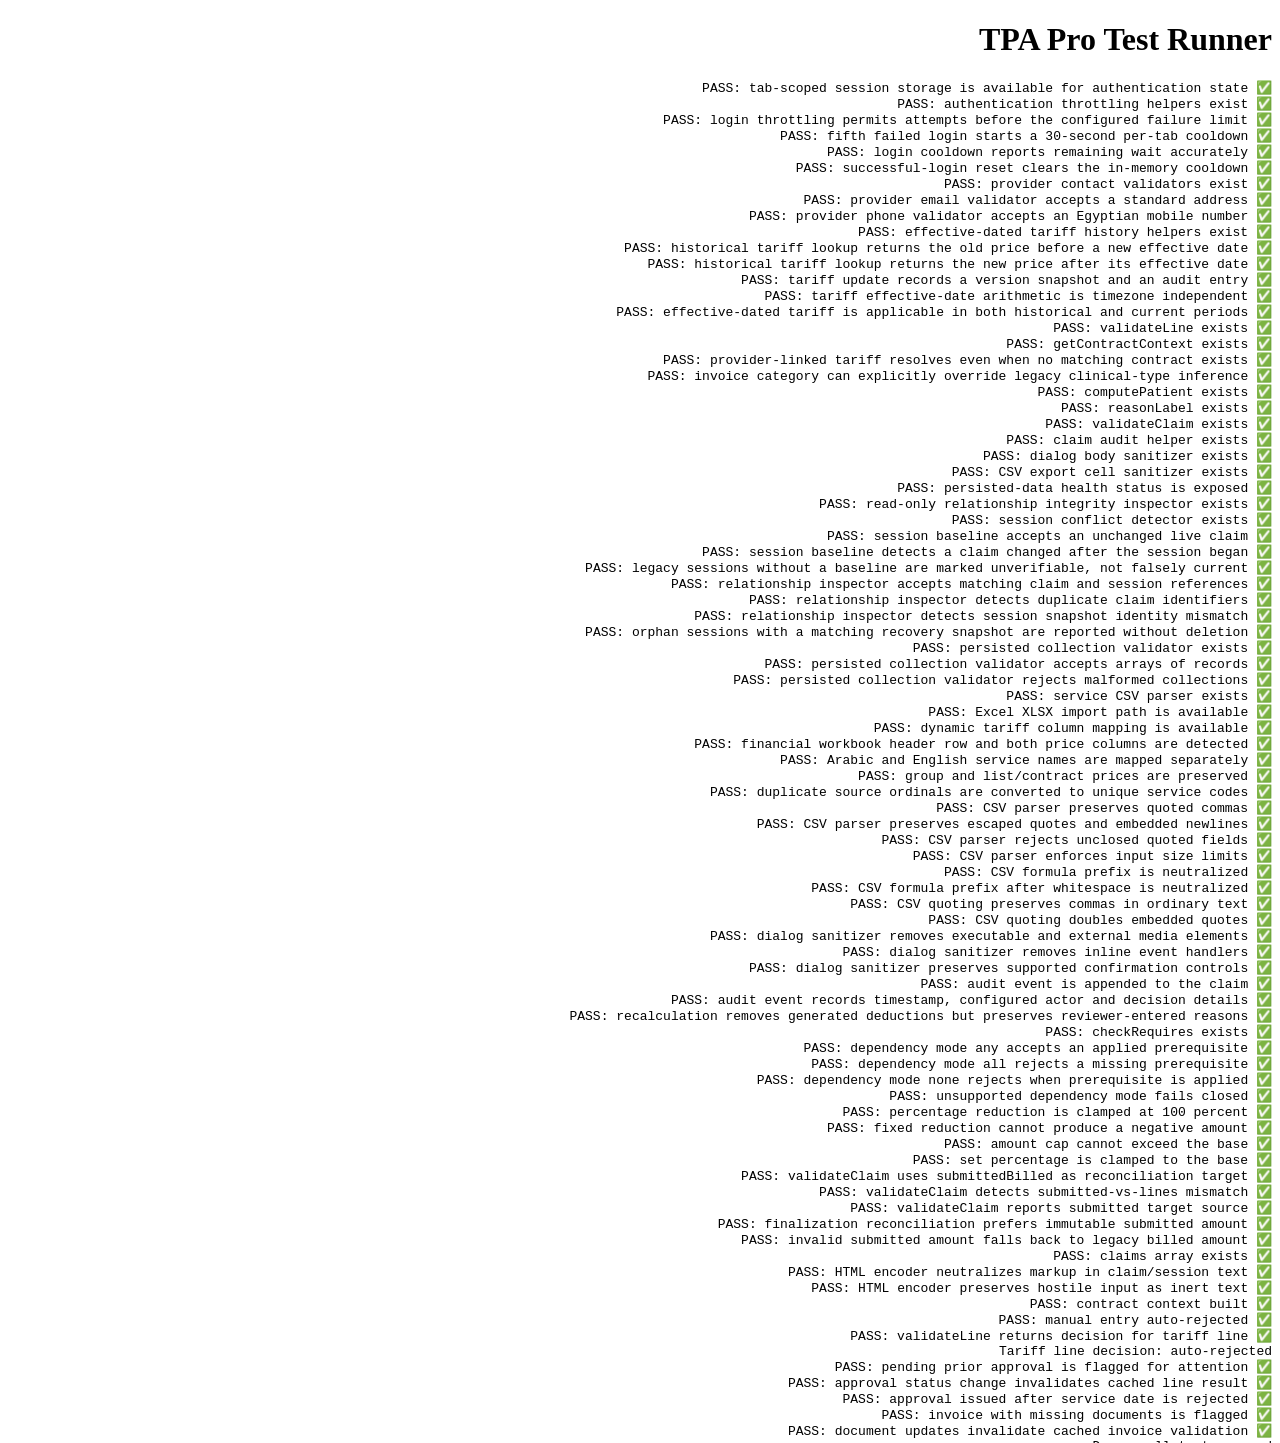
<file: tests/test-runner.html>
<!DOCTYPE html>
<html lang="ar" dir="rtl">
<head>
  <meta charset="utf-8">
  <title>TPA Pro — Tests</title>
  <link rel="stylesheet" href="../css/modals-1.css">
</head>
<body>
  <h1>TPA Pro Test Runner</h1>
  <pre id="out"></pre>
  <script src="../js/translate-dom.js"></script>
  <script src="../js/i18n-core.js"></script>
  <script src="../js/lang.js"></script>
  <script src="../js/utils.js"></script>
  <script src="../js/utils-2.js"></script>
  <script src="../js/constants.js"></script>
  <script src="../js/data-seed.js"></script>
  <script src="../js/data-models.js"></script>
  <script src="../js/data-claims.js"></script>
  <script src="../js/entities.js"></script>
  <script src="../js/storage.js"></script>
  <script src="../js/sessions.js"></script>
  <script src="../js/engine-fields.js"></script>
  <script src="../js/engine-fields-2.js"></script>
  <script src="../js/engine-rules.js"></script>
  <script src="../js/engine-validate.js"></script>
  <script src="../js/compute-patient.js"></script>
  <script src="../js/dialog.js"></script>
  <script src="../js/services.js"></script>
  <script type="module">
    try {
      const res = await fetch('../TPA_Pro_TestData.json');
      if (res.ok) {
        const p = await res.json();
        const d = p.data || {};
        if (Array.isArray(d.providers)) window.providers = providers = d.providers;
        if (Array.isArray(d.contracts)) window.contracts = contracts = d.contracts;
        if (Array.isArray(d.tariffs)) window.tariffs = tariffs = d.tariffs;
        if (Array.isArray(d.batches)) window.batches = batches = d.batches;
        if (Array.isArray(d.claims)) window.claims = claims = d.claims;
        if (Array.isArray(d.trash)) window.trash = trash = d.trash;
        if (Array.isArray(d.deductionRules)) window.deductionRules = deductionRules = d.deductionRules;
        if (Array.isArray(d.paProcedures)) window.paProcedures = paProcedures = d.paProcedures;
        claims.forEach(c => { if(!c.type) c.type='employee'; if(!c.invoices) c.invoices=[]; if(!c.priorApproval) c.priorApproval={required:false,status:'not-requested',refNumber:'',date:''}; recalcClaim(c); });
      }
    } catch (e) { console.warn('seed load skipped', e && e.message); }
    const s = document.createElement('script');
    s.src = '../tests/tests.js';
    document.head.appendChild(s);
  </script>
</body>
</html>
</file>
<file: css/fonts.css>
/* arabic */
@font-face {
  font-family: 'Tajawal';
  font-style: normal;
  font-weight: 300;
  font-display: swap;
  src: url(../assets/fonts/Iurf6YBj_oCad4k1l5qjHrRpiYlJ.woff2) format('woff2');
  unicode-range: U+0600-06FF, U+0750-077F, U+0870-0891, U+0897-08E1, U+08E3-08FF, U+200C-200E, U+2010-2011, U+204F, U+2E41, U+FB50-FDFF, U+FE70-FE74, U+FE76-FEFC, U+102E0-102FB, U+10E60-10E7E, U+10EC2-10EC7, U+10EC9-10EEE, U+10EF0-10EFF, U+1EE00-1EE03, U+1EE05-1EE1F, U+1EE21-1EE22, U+1EE24, U+1EE27, U+1EE29-1EE32, U+1EE34-1EE37, U+1EE39, U+1EE3B, U+1EE42, U+1EE47, U+1EE49, U+1EE4B, U+1EE4D-1EE4F, U+1EE51-1EE52, U+1EE54, U+1EE57, U+1EE59, U+1EE5B, U+1EE5D, U+1EE5F, U+1EE61-1EE62, U+1EE64, U+1EE67-1EE6A, U+1EE6C-1EE72, U+1EE74-1EE77, U+1EE79-1EE7C, U+1EE7E, U+1EE80-1EE89, U+1EE8B-1EE9B, U+1EEA1-1EEA3, U+1EEA5-1EEA9, U+1EEAB-1EEBB, U+1EEF0-1EEF1;
}
/* latin */
@font-face {
  font-family: 'Tajawal';
  font-style: normal;
  font-weight: 300;
  font-display: swap;
  src: url(../assets/fonts/Iurf6YBj_oCad4k1l5qjHrFpiQ.woff2) format('woff2');
  unicode-range: U+0000-00FF, U+0131, U+0152-0153, U+02BB-02BC, U+02C6, U+02DA, U+02DC, U+0304, U+0308, U+0329, U+2000-206F, U+20AC, U+2122, U+2191, U+2193, U+2212, U+2215, U+FEFF, U+FFFD;
}
/* arabic */
@font-face {
  font-family: 'Tajawal';
  font-style: normal;
  font-weight: 400;
  font-display: swap;
  src: url(../assets/fonts/Iura6YBj_oCad4k1nzSBC45I.woff2) format('woff2');
  unicode-range: U+0600-06FF, U+0750-077F, U+0870-0891, U+0897-08E1, U+08E3-08FF, U+200C-200E, U+2010-2011, U+204F, U+2E41, U+FB50-FDFF, U+FE70-FE74, U+FE76-FEFC, U+102E0-102FB, U+10E60-10E7E, U+10EC2-10EC7, U+10EC9-10EEE, U+10EF0-10EFF, U+1EE00-1EE03, U+1EE05-1EE1F, U+1EE21-1EE22, U+1EE24, U+1EE27, U+1EE29-1EE32, U+1EE34-1EE37, U+1EE39, U+1EE3B, U+1EE42, U+1EE47, U+1EE49, U+1EE4B, U+1EE4D-1EE4F, U+1EE51-1EE52, U+1EE54, U+1EE57, U+1EE59, U+1EE5B, U+1EE5D, U+1EE5F, U+1EE61-1EE62, U+1EE64, U+1EE67-1EE6A, U+1EE6C-1EE72, U+1EE74-1EE77, U+1EE79-1EE7C, U+1EE7E, U+1EE80-1EE89, U+1EE8B-1EE9B, U+1EEA1-1EEA3, U+1EEA5-1EEA9, U+1EEAB-1EEBB, U+1EEF0-1EEF1;
}
/* latin */
@font-face {
  font-family: 'Tajawal';
  font-style: normal;
  font-weight: 400;
  font-display: swap;
  src: url(../assets/fonts/Iura6YBj_oCad4k1nzGBCw.woff2) format('woff2');
  unicode-range: U+0000-00FF, U+0131, U+0152-0153, U+02BB-02BC, U+02C6, U+02DA, U+02DC, U+0304, U+0308, U+0329, U+2000-206F, U+20AC, U+2122, U+2191, U+2193, U+2212, U+2215, U+FEFF, U+FFFD;
}
/* arabic */
@font-face {
  font-family: 'Tajawal';
  font-style: normal;
  font-weight: 500;
  font-display: swap;
  src: url(../assets/fonts/Iurf6YBj_oCad4k1l8KiHrRpiYlJ.woff2) format('woff2');
  unicode-range: U+0600-06FF, U+0750-077F, U+0870-0891, U+0897-08E1, U+08E3-08FF, U+200C-200E, U+2010-2011, U+204F, U+2E41, U+FB50-FDFF, U+FE70-FE74, U+FE76-FEFC, U+102E0-102FB, U+10E60-10E7E, U+10EC2-10EC7, U+10EC9-10EEE, U+10EF0-10EFF, U+1EE00-1EE03, U+1EE05-1EE1F, U+1EE21-1EE22, U+1EE24, U+1EE27, U+1EE29-1EE32, U+1EE34-1EE37, U+1EE39, U+1EE3B, U+1EE42, U+1EE47, U+1EE49, U+1EE4B, U+1EE4D-1EE4F, U+1EE51-1EE52, U+1EE54, U+1EE57, U+1EE59, U+1EE5B, U+1EE5D, U+1EE5F, U+1EE61-1EE62, U+1EE64, U+1EE67-1EE6A, U+1EE6C-1EE72, U+1EE74-1EE77, U+1EE79-1EE7C, U+1EE7E, U+1EE80-1EE89, U+1EE8B-1EE9B, U+1EEA1-1EEA3, U+1EEA5-1EEA9, U+1EEAB-1EEBB, U+1EEF0-1EEF1;
}
/* latin */
@font-face {
  font-family: 'Tajawal';
  font-style: normal;
  font-weight: 500;
  font-display: swap;
  src: url(../assets/fonts/Iurf6YBj_oCad4k1l8KiHrFpiQ.woff2) format('woff2');
  unicode-range: U+0000-00FF, U+0131, U+0152-0153, U+02BB-02BC, U+02C6, U+02DA, U+02DC, U+0304, U+0308, U+0329, U+2000-206F, U+20AC, U+2122, U+2191, U+2193, U+2212, U+2215, U+FEFF, U+FFFD;
}
/* arabic */
@font-face {
  font-family: 'Tajawal';
  font-style: normal;
  font-weight: 700;
  font-display: swap;
  src: url(../assets/fonts/Iurf6YBj_oCad4k1l4qkHrRpiYlJ.woff2) format('woff2');
  unicode-range: U+0600-06FF, U+0750-077F, U+0870-0891, U+0897-08E1, U+08E3-08FF, U+200C-200E, U+2010-2011, U+204F, U+2E41, U+FB50-FDFF, U+FE70-FE74, U+FE76-FEFC, U+102E0-102FB, U+10E60-10E7E, U+10EC2-10EC7, U+10EC9-10EEE, U+10EF0-10EFF, U+1EE00-1EE03, U+1EE05-1EE1F, U+1EE21-1EE22, U+1EE24, U+1EE27, U+1EE29-1EE32, U+1EE34-1EE37, U+1EE39, U+1EE3B, U+1EE42, U+1EE47, U+1EE49, U+1EE4B, U+1EE4D-1EE4F, U+1EE51-1EE52, U+1EE54, U+1EE57, U+1EE59, U+1EE5B, U+1EE5D, U+1EE5F, U+1EE61-1EE62, U+1EE64, U+1EE67-1EE6A, U+1EE6C-1EE72, U+1EE74-1EE77, U+1EE79-1EE7C, U+1EE7E, U+1EE80-1EE89, U+1EE8B-1EE9B, U+1EEA1-1EEA3, U+1EEA5-1EEA9, U+1EEAB-1EEBB, U+1EEF0-1EEF1;
}
/* latin */
@font-face {
  font-family: 'Tajawal';
  font-style: normal;
  font-weight: 700;
  font-display: swap;
  src: url(../assets/fonts/Iurf6YBj_oCad4k1l4qkHrFpiQ.woff2) format('woff2');
  unicode-range: U+0000-00FF, U+0131, U+0152-0153, U+02BB-02BC, U+02C6, U+02DA, U+02DC, U+0304, U+0308, U+0329, U+2000-206F, U+20AC, U+2122, U+2191, U+2193, U+2212, U+2215, U+FEFF, U+FFFD;
}
/* arabic */
@font-face {
  font-family: 'Tajawal';
  font-style: normal;
  font-weight: 800;
  font-display: swap;
  src: url(../assets/fonts/Iurf6YBj_oCad4k1l5anHrRpiYlJ.woff2) format('woff2');
  unicode-range: U+0600-06FF, U+0750-077F, U+0870-0891, U+0897-08E1, U+08E3-08FF, U+200C-200E, U+2010-2011, U+204F, U+2E41, U+FB50-FDFF, U+FE70-FE74, U+FE76-FEFC, U+102E0-102FB, U+10E60-10E7E, U+10EC2-10EC7, U+10EC9-10EEE, U+10EF0-10EFF, U+1EE00-1EE03, U+1EE05-1EE1F, U+1EE21-1EE22, U+1EE24, U+1EE27, U+1EE29-1EE32, U+1EE34-1EE37, U+1EE39, U+1EE3B, U+1EE42, U+1EE47, U+1EE49, U+1EE4B, U+1EE4D-1EE4F, U+1EE51-1EE52, U+1EE54, U+1EE57, U+1EE59, U+1EE5B, U+1EE5D, U+1EE5F, U+1EE61-1EE62, U+1EE64, U+1EE67-1EE6A, U+1EE6C-1EE72, U+1EE74-1EE77, U+1EE79-1EE7C, U+1EE7E, U+1EE80-1EE89, U+1EE8B-1EE9B, U+1EEA1-1EEA3, U+1EEA5-1EEA9, U+1EEAB-1EEBB, U+1EEF0-1EEF1;
}
/* latin */
@font-face {
  font-family: 'Tajawal';
  font-style: normal;
  font-weight: 800;
  font-display: swap;
  src: url(../assets/fonts/Iurf6YBj_oCad4k1l5anHrFpiQ.woff2) format('woff2');
  unicode-range: U+0000-00FF, U+0131, U+0152-0153, U+02BB-02BC, U+02C6, U+02DA, U+02DC, U+0304, U+0308, U+0329, U+2000-206F, U+20AC, U+2122, U+2191, U+2193, U+2212, U+2215, U+FEFF, U+FFFD;
}
</file>
<file: css/variables.css>
/* ============================================================
   TPA Pro v1.0 — Design system: "Clinical Ledger" (blend)
   Swiss Editorial structure · Dieter Rams comfort · Terminal density option
   ============================================================ */
:root{
  /* Ink / paper */
  --ink:#1a1d23;--ink-2:#2c313a;
  --paper:#f6f3ec;--paper-2:#efeae0;--paper-3:#e6e0d4;
  --card:#faf8f3;
  --text:#1a1d23;--muted:#6b655a;--muted-2:#8a8378;
  --rule:#d9d3c7;--rule-2:#c9c1b2;
  /* Accent / status */
  --accent:#2b5a8a;--accent-soft:#e4ecf4;--accent-2:#3a7ab0;
  --callout:#b33a2b;--callout-soft:#f3e4e1;
  --success:#2e7d4f;--success-soft:#e3efe7;
  --warn:#a06a00;--warn-soft:#f4ecdc;
  --info:#2b5a8a;--info-soft:#e4ecf4;
  --purple:#6b5b95;
  /* Legacy aliases (keep names used across the app) */
  --navy:var(--ink);--navy-600:var(--ink-2);--navy-400:var(--accent);
  --teal:var(--accent);--teal-400:var(--accent-2);
  --gold:var(--warn);
  --bg:var(--paper);--card:var(--card);--line:var(--rule);
  --ok:var(--success);--bad:var(--callout);
  /* Radii / shadow */
  --r:6px;--r-sm:4px;--r-lg:8px;
  --shadow:0 1px 3px rgba(26,29,35,.06),0 4px 12px rgba(26,29,35,.04);
  --shadow-lg:0 8px 24px rgba(26,29,35,.12);
  /* Layout */
  --sidebar-w:220px;--topbar-h:56px;
  /* Type */
  --font:'Tajawal',system-ui,-apple-system,'Segoe UI',Tahoma,sans-serif;
}
html[data-theme="dark"],body.dark{
  --ink:#e8e4dc;--ink-2:#d4cfc3;
  --paper:#14161a;--paper-2:#1c1f24;--paper-3:#242830;
  --card:#1c1f24;
  --text:#e8e4dc;--muted:#9a9388;--muted-2:#7a746a;
  --rule:#2e333c;--rule-2:#3a4049;
  --accent:#6fa0d4;--accent-soft:#1e2a38;--accent-2:#8ab8e0;
  --callout:#e07a6a;--callout-soft:#2a1f1c;
  --success:#6fc98a;--success-soft:#1a2a20;
  --warn:#e0b060;--warn-soft:#2a2418;
  --info:#6fa0d4;--info-soft:#1e2a38;
  --purple:#a89bc4;
  --navy:var(--ink);--navy-600:var(--ink-2);--navy-400:var(--accent);
  --teal:var(--accent);--teal-400:var(--accent-2);
  --gold:var(--warn);
  --bg:var(--paper);--line:var(--rule);
  --ok:var(--success);--bad:var(--callout);
  --shadow:0 1px 3px rgba(0,0,0,.3),0 4px 12px rgba(0,0,0,.25);
  --shadow-lg:0 8px 24px rgba(0,0,0,.4);
}
*{margin:0;padding:0;box-sizing:border-box}
html{scroll-behavior:smooth}html,body{height:100%}
body{font-family:var(--font);background:var(--bg);color:var(--text);-webkit-font-smoothing:antialiased;-moz-osx-font-smoothing:grayscale;text-rendering:optimizeLegibility;font-feature-settings:"kern" 1,"liga" 1;line-height:1.55;overflow-x:hidden;-webkit-tap-highlight-color:transparent}
button,input,select,textarea{font-family:inherit;font-size:inherit;color:inherit}
button{cursor:pointer;border:none;background:none}
::-webkit-scrollbar{width:8px;height:8px}
::-webkit-scrollbar-thumb{background:var(--rule-2);border-radius:8px}
::-webkit-scrollbar-track{background:transparent}
:focus-visible{outline:2px solid var(--accent);outline-offset:2px;border-radius:var(--r-sm)}
button:focus:not(:focus-visible),a:focus:not(:focus-visible),input:focus:not(:focus-visible),select:focus:not(:focus-visible),textarea:focus:not(:focus-visible){outline:none}
/* Compact density option */
body.compact{font-size:12px}
body.compact .content{padding:18px 22px 32px}
body.compact .kpi-val{font-size:22px}
body.compact .panel-body{padding:14px 16px}
</file>
<file: css/screens.css>
/* الشاشات */
.screen{position:fixed;inset:0;display:none;overflow:auto;-webkit-overflow-scrolling:touch}
.screen.active{display:flex}
#app.active{display:block}
#splash{background:radial-gradient(circle at 30% 15%,var(--ink-2) 0%,var(--ink) 45%,var(--paper-3) 100%);align-items:center;justify-content:center;flex-direction:column;color:#fff;padding:32px;text-align:center;overflow:hidden}
#splash::before{content:'';position:absolute;inset:0;pointer-events:none;background-image:linear-gradient(rgba(255,255,255,.035) 1px,transparent 1px),linear-gradient(90deg,rgba(255,255,255,.035) 1px,transparent 1px);background-size:52px 52px;-webkit-mask-image:radial-gradient(circle at 50% 42%,#000 0%,transparent 72%);mask-image:radial-gradient(circle at 50% 42%,#000 0%,transparent 72%)}
#splash::after{content:'';position:absolute;width:520px;height:520px;border-radius:50%;background:radial-gradient(circle,rgba(43,90,138,.22) 0%,transparent 65%);top:-160px;left:-160px;filter:blur(20px);pointer-events:none}
.sp-wrap{position:relative;z-index:2;display:flex;flex-direction:column;align-items:center;gap:20px;animation:spIn .9s cubic-bezier(.2,.8,.25,1) both}
@keyframes spIn{from{opacity:0;transform:translateY(22px) scale(.94)}to{opacity:1;transform:none}}
.logo-mark{width:104px;height:104px;border-radius:var(--r);display:grid;place-items:center;background:linear-gradient(145deg,rgba(255,255,255,.14),rgba(255,255,255,.04));border:1px solid rgba(255,255,255,.18);box-shadow:0 18px 44px rgba(0,0,0,.35),inset 0 1px 0 rgba(255,255,255,.25);backdrop-filter:blur(6px);animation:floaty 4.5s ease-in-out infinite}
@keyframes floaty{0%,100%{transform:translateY(0)}50%{transform:translateY(-8px)}}
.logo-mark svg{width:56px;height:56px}
.sp-title{font-size:38px;font-weight:800;letter-spacing:-.5px;background:linear-gradient(90deg,#fff,var(--paper-2));-webkit-background-clip:text;background-clip:text;color:transparent}
.sp-title span{color:var(--warn);-webkit-text-fill-color:var(--warn)}
.sp-sub{font-size:16px;color:var(--muted-2);font-weight:400;max-width:340px;line-height:1.8}
.sp-badge{font-size:12px;font-weight:700;letter-spacing:2px;padding:6px 16px;border-radius:99px;background:rgba(43,90,138,.13);border:1px solid rgba(43,90,138,.38);color:var(--warn)}
.sp-foot{position:absolute;bottom:34px;left:0;right:0;text-align:center;z-index:2;font-size:12.5px;color:var(--muted);letter-spacing:.5px}
#loading{background:radial-gradient(circle at 70% 80%,var(--ink-2) 0%,var(--ink) 50%,var(--paper-3) 100%);align-items:center;justify-content:center;flex-direction:column;color:#fff;padding:28px}
.ld-wrap{width:100%;max-width:440px;display:flex;flex-direction:column;gap:26px}
.ld-head{display:flex;align-items:center;gap:14px;justify-content:center}
.ld-head .logo-mark{width:52px;height:52px;border-radius:var(--r);animation:none}
.ld-head .logo-mark svg{width:28px;height:28px}
.ld-head h2{font-size:20px;font-weight:700}
.ld-head p{font-size:12px;color:var(--muted-2);margin-top:2px}
.ld-track{height:8px;border-radius:99px;background:rgba(255,255,255,.1);overflow:hidden;box-shadow:inset 0 1px 3px rgba(0,0,0,.3)}
.ld-fill{height:100%;width:0%;border-radius:99px;background:var(--teal);transition:width .25s ease}
.ld-meta{display:flex;justify-content:space-between;align-items:center;font-size:13px;color:var(--muted-2)}
.ld-pct{font-weight:700;color:#fff;font-variant-numeric:tabular-nums;font-size:15px}
.ld-steps{display:flex;flex-direction:column;gap:9px;margin-top:2px}
.ld-step{display:flex;align-items:center;gap:10px;font-size:13px;color:var(--muted);transition:.3s}
.ld-step .dot{width:7px;height:7px;border-radius:50%;background:var(--rule-2);transition:.3s}
.ld-step.done{color:#9fd8d6}
.ld-step.done .dot{background:var(--teal-400);box-shadow:0 0 8px rgba(43,90,138,.8)}
.ld-step.now{color:#fff}
.ld-step.now .dot{background:var(--warn);box-shadow:0 0 10px rgba(43,90,138,.9);animation:pulse 1s infinite}
@keyframes pulse{0%,100%{opacity:1}50%{opacity:.35}}
#lock{align-items:center;justify-content:center;padding:24px;background:radial-gradient(circle at 12% 8%,var(--paper-2) 0%,transparent 45%),radial-gradient(circle at 88% 92%,var(--paper-2) 0%,transparent 45%),var(--paper-2)}
.lock-card{width:100%;max-width:420px;background:var(--card);border-radius:var(--r);padding:38px 32px 30px;box-shadow:var(--shadow-lg);border:1px solid rgba(255,255,255,.8)}
.lock-icon{width:72px;height:72px;border-radius:var(--r);display:grid;place-items:center;margin:0 auto 20px;background:linear-gradient(145deg,var(--navy),var(--navy-400));box-shadow:0 12px 28px rgba(26,29,35,.28)}
.lock-icon svg{width:32px;height:32px;stroke:#fff}
.lock-card h1{font-size:22px;font-weight:800;text-align:center;margin-bottom:6px}
.lock-card .hint{font-size:13.5px;color:var(--muted);text-align:center;margin-bottom:26px;line-height:1.7}
.field{position:relative;margin-bottom:16px}
.field label{display:block;font-size:13px;font-weight:700;color:var(--ink-2);margin-bottom:8px}
.input-wrap{position:relative;display:flex;align-items:center}
.input-wrap>svg{position:absolute;right:15px;width:19px;height:19px;stroke:var(--muted-2);pointer-events:none}
.field input:not([type="checkbox"]):not([type="radio"]){width:100%;height:54px;border-radius:var(--r);border:1.5px solid var(--line);background:var(--paper-2);padding:0 46px 0 48px;font-size:15px;font-weight:500;transition:.2s}
.field input:focus{outline:none;border-color:var(--teal);background:#fff;box-shadow:0 0 0 4px rgba(43,90,138,.1)}
.eye-btn{position:absolute;inset-inline-start:8px;width:40px;height:40px;border-radius:var(--r);display:grid;place-items:center;cursor:pointer;z-index:2}
.eye-btn svg{width:19px;height:19px;stroke:var(--muted-2)}
.err{display:none;align-items:center;gap:7px;font-size:12.5px;color:var(--bad);font-weight:600;margin:-6px 0 14px}
.err.show{display:flex}
.err svg{width:15px;height:15px;stroke:var(--bad);flex:none}
.btn-primary{width:100%;height:54px;border-radius:var(--r);font-size:15.5px;font-weight:700;color:#fff;background:linear-gradient(135deg,var(--navy-400),var(--navy));box-shadow:0 10px 24px rgba(26,29,35,.25);transition:.2s;display:flex;align-items:center;justify-content:center;gap:9px}
.btn-primary:hover{transform:translateY(-1px)}
.btn-primary svg{width:18px;height:18px;stroke:#fff}
.lock-foot{text-align:center;margin-top:22px;font-size:12px;color:var(--muted-2);line-height:1.9}
/* onboarding responsive */
.onb-card{max-width:560px;width:100%;margin:auto}
.onb-grid{grid-template-columns:1fr 1fr}
.onb-actions{display:flex;gap:8px;flex-wrap:wrap;justify-content:center;margin-top:12px}
.onb-actions .btn{flex:1;min-width:140px}
@media(max-width:520px){
  .onb-card{max-width:100%;border-radius:0;box-shadow:none;padding:24px 18px 20px}
  .onb-grid{grid-template-columns:1fr}
  .lock-icon{width:56px;height:56px;border-radius:var(--r);margin-bottom:14px}
  .lock-icon svg{width:26px;height:26px}
  .lock-card h1{font-size:19px}
  .lock-card .hint{font-size:12.5px;margin-bottom:18px}
  .fg input{height:44px;font-size:14px}
  .btn-primary{height:46px;font-size:14.5px}
  .onb-actions{flex-direction:column}
  .onb-actions .btn{width:100%}
}
@keyframes shake{0%,100%{transform:translateX(0)}20%{transform:translateX(-9px)}40%{transform:translateX(9px)}60%{transform:translateX(-6px)}80%{transform:translateX(6px)}}

.onb-progress{display:flex;gap:8px;justify-content:center;margin:0 0 18px}
.onb-dot{width:10px;height:10px;border-radius:50%;background:var(--line);transition:.3s}
.onb-dot.active{background:var(--teal);box-shadow:0 0 8px rgba(43,90,138,.6)}
.pw-wrap{position:relative}
.pw-wrap input{padding-inline-end:44px}
.pw-strength{height:4px;border-radius:99px;background:var(--line);margin-top:6px;overflow:hidden}
.pw-bar{height:100%;width:0%;border-radius:99px;transition:.25s;background:#ef4444}
.pw-bar.s1{background:#ef4444}
.pw-bar.s2{background:#f59e0b}
.pw-bar.s3{background:#22c55e}
.pw-bar.s4{background:#16a34a}

.panel-ico{width:22px;height:22px;stroke:var(--teal);flex:none}

.onb-lang{position:absolute;top:16px;inset-inline-end:16px;z-index:5;padding:6px 12px;border-radius:var(--r);border:1.5px solid var(--line);background:#fff;color:var(--navy);font-weight:700;font-size:12px;cursor:pointer;box-shadow:0 2px 8px rgba(0,0,0,.08)}
.onb-lang:hover{background:rgba(255,255,255,.2)}

.ld-foot{position:absolute;bottom:24px;left:0;right:0;text-align:center;z-index:2;font-size:12px;color:var(--muted)}
</file>
<file: css/layout.css>
/* الهيكل الرئيسي */
.app-shell{display:grid;grid-template-columns:var(--sidebar-w) 1fr;min-height:100vh}
.sidebar{background:var(--ink);color:var(--paper);display:flex;flex-direction:column;padding:16px 12px;position:sticky;top:0;height:100vh;z-index:40;overflow-y:auto;overflow-x:hidden;transition:padding .18s ease}
html[data-theme="dark"] .sidebar{background:#0c0e12}
.brand{display:flex;align-items:center;gap:10px;padding:6px 8px 14px;border-bottom:1px solid rgba(255,255,255,.08);margin-bottom:12px;flex:none}
.brand .bm{width:32px;height:32px;border-radius:var(--r-sm);display:grid;place-items:center;flex:none;background:var(--accent);color:#fff;font-weight:800;font-size:13px}
.brand .bm svg{width:18px;height:18px;stroke:currentColor;fill:none}
.brand h3{font-size:13px;font-weight:800;letter-spacing:.04em;color:#fff}
.brand span{font-size:9px;color:rgba(255,255,255,.5);display:block;margin-top:1px;letter-spacing:.1em;text-transform:uppercase}
.nav{display:flex;flex-direction:column;gap:0;flex:1;padding:2px 0;overflow-y:auto;overflow-x:hidden}
.nav-section{display:flex;flex-direction:column;gap:2px;margin-bottom:12px}
.nav-section:last-child{margin-bottom:0}
.nav-section-title{font-size:9px;font-weight:700;color:rgba(255,255,255,.4);letter-spacing:.14em;padding:8px 10px 4px;text-transform:uppercase;display:flex;align-items:center;gap:8px;user-select:none}
.nav-section-title::after{content:'';flex:1;height:1px;background:rgba(255,255,255,.08)}
.nav-item{display:flex;align-items:center;gap:9px;padding:8px 10px;border-radius:var(--r-sm);color:rgba(255,255,255,.62);font-size:12px;font-weight:600;text-align:right;width:100%;position:relative;background:transparent;border:1px solid transparent;transition:all .15s;cursor:pointer}
.nav-item:hover{background:rgba(255,255,255,.06);color:#fff}
.nav-item.active{background:rgba(255,255,255,.08);color:#fff;border-inline-start:2px solid var(--accent)}
.nav-ico{width:26px;height:26px;border-radius:var(--r-sm);display:grid;place-items:center;background:rgba(255,255,255,.06);flex:none;transition:.15s}
.nav-item:hover .nav-ico{background:rgba(255,255,255,.1)}
.nav-item.active .nav-ico{background:var(--accent);color:#fff}
.nav-ico svg{width:14px;height:14px;stroke:currentColor;fill:none}
.nav-info{flex:1;display:flex;flex-direction:column;gap:1px;min-width:0}
.nav-label{font-size:12px;font-weight:700;color:inherit;line-height:1.2;white-space:nowrap;overflow:hidden;text-overflow:ellipsis}
.nav-sub{font-size:10px;color:rgba(255,255,255,.45);font-weight:500;line-height:1.2;white-space:nowrap;overflow:hidden;text-overflow:ellipsis}
.nav-item.active .nav-sub{color:rgba(255,255,255,.7)}
.nav-count{background:var(--callout);color:#fff;font-size:9px;font-weight:700;min-width:16px;height:16px;border-radius:99px;display:grid;place-items:center;padding:0 4px;flex:none}
.nav-count.info{background:var(--accent)!important}
.sidebar-foot{padding-top:10px;border-top:1px solid rgba(255,255,255,.08);margin-top:10px;flex:none}
.user-chip{display:flex;align-items:center;gap:8px;padding:8px;border-radius:var(--r);background:rgba(255,255,255,.06)}
.avatar{width:32px;height:32px;border-radius:var(--r-sm);display:grid;place-items:center;flex:none;background:var(--accent);font-weight:800;font-size:13px;color:#fff}
.user-chip .u-name{font-size:12.5px;font-weight:700;color:#fff}
.user-chip .u-role{font-size:10px;color:rgba(255,255,255,.5)}
.user-chip button{margin-inline-start:auto;width:28px;height:28px;border-radius:var(--r-sm);display:grid;place-items:center;transition:.15s;flex:none}
.user-chip button:hover{background:rgba(179,58,43,.25)}
.user-chip button svg{width:15px;height:15px;stroke:#ff9b9b}
.main{min-width:0;display:flex;flex-direction:column}
.topbar{height:var(--topbar-h);background:var(--card);border-bottom:1px solid var(--rule);display:flex;align-items:center;gap:12px;padding:0 24px;position:sticky;top:0;z-index:30}
.topbar .back-btn{display:none;align-items:center;justify-content:center;width:36px;height:36px;border-radius:var(--r-sm);background:var(--paper-2);color:var(--muted);transition:.15s;flex:none;border:1px solid var(--rule)}
.topbar .back-btn.show{display:flex}
.topbar .back-btn:hover{background:var(--accent);color:#fff;border-color:var(--accent)}
.topbar .back-btn svg{width:18px;height:18px;stroke:currentColor;fill:none;stroke-width:2.4;stroke-linecap:round;stroke-linejoin:round}
.tb-title-wrap{min-width:0;display:flex;flex-direction:column;justify-content:center}
.topbar h1{font-size:18px;font-weight:800;letter-spacing:-.02em;color:var(--text)}
.topbar .tb-sub{font-size:10px;color:var(--muted);margin-top:1px;letter-spacing:.06em;text-transform:uppercase}
.tb-right{margin-inline-start:auto;display:flex;align-items:center;gap:8px}
.pill{font-size:11px;font-weight:700;padding:5px 12px;border-radius:99px;background:var(--success-soft);color:var(--success);border:1px solid var(--success);display:flex;align-items:center;gap:6px}
.pill::before{content:'';width:6px;height:6px;border-radius:50%;background:var(--success)}
.tb-action-btn{width:34px;height:34px;border-radius:var(--r-sm);display:grid;place-items:center;background:var(--paper-2);color:var(--muted);border:1px solid var(--rule);transition:.15s;flex:none}
.tb-action-btn:hover{background:var(--accent);color:#fff;border-color:var(--accent)}
.tb-action-btn svg{width:16px;height:16px;stroke:currentColor;fill:none}
.tb-divider{width:1px;height:22px;background:var(--rule);margin:0 4px;flex:none}
.tb-user{display:flex;align-items:center;gap:8px;padding:5px 10px 5px 6px;border-radius:var(--r);background:var(--paper-2);border:1px solid var(--rule);transition:.15s;cursor:pointer;flex:none}
.tb-user:hover{background:var(--paper-3);border-color:var(--accent)}
.tb-avatar{width:28px;height:28px;border-radius:var(--r-sm);display:grid;place-items:center;background:var(--accent);font-weight:700;font-size:12px;color:#fff;flex:none}
.tb-user-info{display:flex;flex-direction:column;gap:1px;text-align:right;min-width:0;max-width:140px}
.tb-user-name{font-size:12px;font-weight:700;color:var(--text);line-height:1.2;white-space:nowrap;overflow:hidden;text-overflow:ellipsis}
.tb-user-role{font-size:10px;color:var(--muted);font-weight:600;line-height:1.2;white-space:nowrap;overflow:hidden;text-overflow:ellipsis}
.content{padding:24px 28px 40px;flex:1;background:var(--paper)}
.hamburger-btn{display:grid !important}
.page-desc{padding:6px 2px 10px;font-size:12px;color:var(--muted);font-weight:600;border-bottom:1px solid var(--rule);margin-bottom:12px}
.tb-user-wrap{position:relative}
.tb-user-menu{position:absolute;top:calc(100% + 6px);inset-inline-end:0;background:var(--card);border:1px solid var(--rule);border-radius:var(--r);box-shadow:var(--shadow-lg);padding:6px;min-width:160px;z-index:9999;display:flex;flex-direction:column;gap:4px}
.tb-menu-item{background:none;border:none;text-align:start;padding:8px 12px;border-radius:var(--r-sm);font-size:13px;cursor:pointer;color:var(--text)}
.tb-menu-item:hover{background:var(--paper-2)}
.tb-badge{position:absolute;top:-4px;inset-inline-end:-4px;background:var(--callout);color:#fff;font-size:10px;font-weight:700;min-width:16px;height:16px;border-radius:99px;display:inline-flex;align-items:center;justify-content:center;padding:0 4px}
.tb-action-btn{position:relative}
.app-shell.collapsed{grid-template-columns:72px 1fr}
.sidebar.collapsed{padding:16px 8px}
.sidebar.collapsed .brand div:last-child,.sidebar.collapsed .nav-info,.sidebar.collapsed .nav-section-title,.sidebar.collapsed .sidebar-foot .u-name,.sidebar.collapsed .sidebar-foot .u-role{display:none}
.sidebar.collapsed .nav-item{justify-content:center;padding:10px 6px}
.sidebar.collapsed .bm{margin:0 auto}
</file>
<file: css/components.css>
/* Focus visible — accessibility */
:focus-visible{outline:2px solid var(--accent);outline-offset:2px;border-radius:var(--r-sm)}
/* KPI واللوحات */
.grid-kpi{display:grid;grid-template-columns:repeat(4,1fr);gap:16px;margin-bottom:22px}
.kpi{background:var(--card);border-radius:var(--r);padding:18px;border:1px solid var(--rule);box-shadow:var(--shadow);position:relative;overflow:hidden;transition:.18s}
.kpi:hover{transform:translateY(-2px);box-shadow:var(--shadow-lg)}
.kpi::after{content:'';position:absolute;top:0;inset-inline-end:0;width:3px;height:100%;background:var(--accent)}
.kpi.k2::after{background:var(--gold)}.kpi.k3::after{background:var(--bad)}.kpi.k4::after{background:var(--info)}
.kpi-top{display:flex;align-items:center;justify-content:space-between;margin-bottom:12px}
.kpi-ico{width:36px;height:36px;border-radius:var(--r-sm);display:grid;place-items:center;background:var(--accent-soft)}
.kpi-ico svg{width:18px;height:18px;stroke:var(--accent)}
.kpi.k2 .kpi-ico{background:var(--warn-soft)}.kpi.k2 .kpi-ico svg{stroke:var(--gold)}
.kpi.k3 .kpi-ico{background:var(--callout-soft)}.kpi.k3 .kpi-ico svg{stroke:var(--bad)}
.kpi.k4 .kpi-ico{background:var(--info-soft)}.kpi.k4 .kpi-ico svg{stroke:var(--info)}
.kpi-label{font-size:12px;color:var(--muted);font-weight:600}
.kpi-val{font-size:24px;font-weight:800;letter-spacing:-.5px;margin-top:6px;font-variant-numeric:tabular-nums;color:var(--text)}
.kpi-val small{font-size:12px;font-weight:600;color:var(--muted);margin-inline-start:3px}
.kpi-foot{font-size:11px;color:var(--muted-2);margin-top:8px}
.grid-2{display:grid;grid-template-columns:1.6fr 1fr;gap:18px;margin-bottom:22px}
.panel{background:var(--card);border-radius:var(--r);border:1px solid var(--rule);box-shadow:var(--shadow);overflow:hidden}
.panel-head{display:flex;align-items:center;justify-content:space-between;padding:16px 18px;border-bottom:1px solid var(--rule);gap:12px;flex-wrap:wrap}
.panel-head h2{font-size:14px;font-weight:800;letter-spacing:-.01em;color:var(--text)}
.panel-head p{font-size:11.5px;color:var(--muted);margin-top:2px}
.panel-body{padding:16px 18px}
.donut-wrap{display:flex;flex-direction:column;align-items:center;gap:6px;padding:8px 0 4px}
.donut{position:relative;width:170px;height:170px}
.donut svg{transform:rotate(-90deg)}
.donut-center{position:absolute;inset:0;display:flex;flex-direction:column;align-items:center;justify-content:center}
.donut-center b{font-size:26px;font-weight:800;letter-spacing:-1px;color:var(--text)}
.donut-center span{font-size:11px;color:var(--muted);font-weight:600}
.legend{display:flex;flex-direction:column;gap:8px;width:100%;margin-top:12px}
.legend-row{display:flex;align-items:center;gap:9px;font-size:12px}
.legend-row .sw{width:10px;height:10px;border-radius:3px;flex:none}
.legend-row .lbl{color:var(--muted)}
.legend-row .val{margin-inline-start:auto;font-weight:700;font-variant-numeric:tabular-nums}
.rv-context-bar { position: sticky; top: 0; z-index: 5; background: var(--bg); }
.empty-state{ text-align: center; padding: 40px 20px; color: var(--muted); }
</file>
<file: css/tables-1.css>
/* الجداول والشارات */
.table-wrap{overflow-x:auto}
table{width:100%;border-collapse:collapse;font-size:13.5px}
thead th{text-align:right;padding:12px 16px;font-size:12px;font-weight:700;color:var(--muted);background:var(--paper-2);border-bottom:1px solid var(--line);white-space:nowrap}
tbody td{padding:14px 16px;border-bottom:1px solid var(--paper-2);vertical-align:middle}
tbody tr:last-child td{border-bottom:none}
tbody tr:hover{background:var(--paper-2)}
.mono{font-variant-numeric:tabular-nums;font-weight:600}
.mono.big{font-weight:800}
.clm-id{font-weight:700;color:var(--navy-400);font-size:12.5px;white-space:nowrap}
.badge{display:inline-flex;align-items:center;gap:5px;font-size:11px;font-weight:700;padding:4px 9px;border-radius:99px;white-space:nowrap}
.badge::before{content:'';width:5px;height:5px;border-radius:50%;background:currentColor}
.badge.ok{background:var(--success-soft);color:var(--success)}
.badge.bad{background:var(--callout-soft);color:var(--callout)}
.badge.warn{background:var(--warn-soft);color:var(--warn)}
.badge.info{background:var(--info-soft);color:var(--accent)}
.badge.sm{padding:3px 7px;font-size:10.5px}
.badge.t-general{background:var(--success-soft);color:var(--success)}
.badge.t-private{background:var(--info-soft);color:var(--accent)}
.badge.t-supplementary{background:var(--warn-soft);color:var(--warn)}
.badge.type-hospital{background:var(--callout-soft);color:var(--callout)}
.badge.type-center{background:var(--info-soft);color:var(--accent)}
.badge.type-clinic{background:var(--success-soft);color:var(--success)}
.badge.type-special{background:var(--warn-soft);color:var(--warn)}
.badge.type-pharmacy{background:var(--paper-2);color:var(--purple)}
.badge.type-lab{background:var(--paper-2);color:var(--accent)}
.badge.pa-req{background:var(--warn-soft);color:var(--warn);border:1px solid var(--warn)}
.badge.pa-approved{background:var(--success-soft);color:var(--success)}
.badge.pa-pending{background:var(--warn-soft);color:var(--warn)}
.badge.pa-rejected{background:var(--callout-soft);color:var(--callout)}
.badge.trash-claim{background:var(--info-soft);color:var(--accent)}
.badge.trash-provider{background:var(--callout-soft);color:var(--callout)}
.badge.trash-contract{background:var(--paper-2);color:var(--purple)}
.badge.trash-tariff{background:var(--success-soft);color:var(--success)}
.badge.trash-batch{background:var(--warn-soft);color:var(--warn)}
.badge.trash-service{background:var(--paper-2);color:var(--accent)}
.badge.cap{background:var(--info-soft);color:var(--accent);border:1px solid var(--accent-soft)}
.badge.copay{background:var(--warn-soft);color:var(--warn);border:1px solid var(--warn)}
.badge.retiree{background:var(--paper-2);color:var(--purple);border:1px solid var(--paper-3)}
.btn-sm{padding:8px 16px;border-radius:var(--r);font-size:12.5px;font-weight:700;background:var(--accent-soft);color:var(--teal);transition:.18s;white-space:nowrap}
.btn-sm:hover{background:var(--teal);color:#fff}
.btn-sm.ghost{background:var(--paper-2);color:var(--muted)}
.btn-sm.ghost:hover{background:var(--rule);color:var(--text)}
.btn-xs{padding:5px 10px;border-radius:var(--r);font-size:11px;font-weight:700;background:var(--accent-soft);color:var(--teal);transition:.18s;white-space:nowrap}
.btn-xs:hover{background:var(--teal);color:#fff}
.btn-xs.danger{background:var(--callout-soft);color:var(--bad)}
.btn-xs.danger:hover{background:var(--bad);color:#fff}
.btn-xs.tl{background:var(--info-soft);color:var(--info)}
.btn-xs.tl:hover{background:var(--info);color:#fff}
.btn-xs.restore{background:var(--success-soft);color:var(--success)}
.btn-xs.restore:hover{background:var(--ok);color:#fff}
.btn-xs.view{background:var(--paper-2);color:var(--purple)}
.btn-xs.view:hover{background:var(--purple);color:#fff}
.btn-xs.ghost{background:var(--paper-2);color:var(--muted)}
.toolbar{display:flex;gap:10px;flex-wrap:wrap;align-items:center;margin-bottom:18px}
.search-box{position:relative;flex:1;min-width:200px;max-width:340px}
.search-box svg{position:absolute;right:14px;top:50%;transform:translateY(-50%);width:17px;height:17px;stroke:var(--muted-2);pointer-events:none}
.search-box input{width:100%;height:44px;border-radius:var(--r);border:1.5px solid var(--line);background:#fff;padding:0 42px 0 14px;font-size:13.5px;transition:.2s}
.search-box input:focus{outline:none;border-color:var(--teal);box-shadow:0 0 0 3px rgba(43,90,138,.1)}
.chips{display:flex;gap:7px;flex-wrap:wrap}
.chip{padding:9px 16px;border-radius:99px;font-size:12.5px;font-weight:700;background:#fff;border:1.5px solid var(--line);color:var(--muted);transition:.18s}
.chip:hover{border-color:#cbd5e1}
.chip.active{background:var(--navy);border-color:var(--navy);color:#fff}
.btn-add{height:44px;padding:0 18px;border-radius:var(--r);font-size:13px;font-weight:700;background:linear-gradient(135deg,var(--navy-400),var(--navy));color:#fff;display:flex;align-items:center;gap:8px;box-shadow:0 6px 16px rgba(26,29,35,.22);transition:.2s;white-space:nowrap;flex:0 0 auto}
.btn-add:hover{transform:translateY(-1px)}
.btn-add svg{width:16px;height:16px;stroke:#fff}
.btn-danger-outline{height:44px;padding:0 18px;border-radius:var(--r);font-size:13px;font-weight:700;background:var(--callout-soft);color:var(--bad);border:1.5px solid var(--callout-soft);display:flex;align-items:center;gap:8px;transition:.2s;white-space:nowrap;flex:0 0 auto}
.btn-danger-outline:hover{background:var(--bad);color:#fff;border-color:var(--bad)}
.btn-danger-outline svg{width:16px;height:16px;stroke:currentColor}
.export-group{display:flex;gap:5px;margin-right:auto;flex:0 0 auto}
.btn-export{width:38px;height:38px;border-radius:var(--r);border:1.5px solid var(--line);background:#fff;display:grid;place-items:center;transition:.2s;flex:none;color:var(--muted);position:relative}
.btn-export:hover{transform:translateY(-1px)}
.btn-export svg{width:16px;height:16px;stroke:currentColor;fill:none;stroke-width:2;stroke-linecap:round;stroke-linejoin:round}
.btn-export.excel{color:var(--success);border-color:var(--success);background:var(--success-soft)}
.btn-export.excel:hover{background:var(--success);color:#fff;border-color:var(--success)}
.btn-export.pdf{color:var(--callout);border-color:var(--callout-soft);background:var(--callout-soft)}
.btn-export.pdf:hover{background:var(--callout);color:#fff;border-color:var(--callout)}
.btn-export.print{color:var(--accent);border-color:var(--accent-soft);background:var(--info-soft)}
.btn-export.print:hover{background:var(--accent);color:#fff;border-color:var(--accent)}
.alert-banner{padding:14px 20px;background:var(--warn-soft);border:1px solid var(--warn);border-radius:var(--r);color:var(--warn);font-weight:600;font-size:13.5px;margin-bottom:18px;display:none;align-items:center;gap:12px}
.alert-banner.show{display:flex}
.alert-banner svg{width:20px;height:20px;stroke:var(--warn);flex:none}
.month-chips{display:flex;gap:6px;flex-wrap:wrap;margin-bottom:14px}
.month-chip{padding:8px 14px;border-radius:var(--r);font-size:12px;font-weight:700;background:#fff;border:1.5px solid var(--line);color:var(--muted);transition:.2s;display:flex;align-items:center;gap:6px}
.month-chip:hover{border-color:var(--rule)}
.month-chip.active{background:linear-gradient(135deg,var(--navy-400),var(--navy));border-color:var(--navy);color:#fff}
.month-chip .mc-count{display:inline-block;padding:1px 6px;border-radius:6px;background:rgba(0,0,0,.06);font-size:11px}
.month-chip.active .mc-count{background:rgba(255,255,255,.22)}
.prov-cell{display:flex;align-items:center;gap:11px}
.prov-avatar{width:38px;height:38px;border-radius:var(--r);display:grid;place-items:center;flex:none;font-size:14px;font-weight:800;color:#fff;background:linear-gradient(145deg,var(--navy-400),var(--navy));box-shadow:0 4px 10px rgba(26,29,35,.18)}
.prov-avatar.alt{background:linear-gradient(145deg,var(--teal-400),var(--teal))}
.prov-name{font-weight:700;font-size:13px;line-height:1.3}
.prov-city{font-size:11.5px;color:var(--muted);margin-top:2px}
.days-cell{font-weight:700;font-variant-numeric:tabular-nums;font-size:12.5px}
.days-cell.good{color:var(--ok)}
.days-cell.warn{color:var(--warn)}
.days-cell.bad{color:var(--bad)}
.ctr-link{font-size:11px;color:var(--teal);font-weight:700;cursor:pointer;margin-top:3px;display:inline-block}
.ctr-link:hover{text-decoration:underline}
.section-title{font-size:13px;font-weight:800;color:var(--navy);margin:22px 0 12px;padding:0 12px 8px 0;border-bottom:2px solid var(--line);position:relative;display:none}
.section-title::before{content:'';position:absolute;right:0;top:2px;width:4px;height:14px;background:var(--teal);border-radius:2px}
.link-tabs{display:flex;gap:4px;margin-bottom:12px;background:var(--paper-2);padding:4px;border-radius:var(--r)}
.link-tab{flex:1;padding:9px 14px;border-radius:var(--r);font-size:12.5px;font-weight:700;color:var(--muted);transition:.2s;text-align:center}
.link-tab.active{background:#fff;color:var(--navy);box-shadow:0 2px 6px rgba(26,29,35,.08)}
.link-list{max-height:260px;overflow-y:auto;border:1.5px solid var(--line);border-radius:var(--r);padding:8px;display:flex;flex-direction:column;gap:4px;background:var(--paper-2)}
.link-item{display:flex;align-items:center;gap:11px;padding:10px 12px;border-radius:var(--r);cursor:pointer;transition:.15s;background:#fff;border:1px solid transparent}
.link-item:hover{background:var(--accent-soft)}
.link-item.checked{background:var(--accent-soft);border-color:var(--teal)}
.link-item input[type=checkbox]{width:18px;height:18px;accent-color:var(--teal);cursor:pointer;flex:none}
.link-item .li-name{font-weight:700;font-size:13px;line-height:1.3}
.link-item .li-sub{font-size:11.5px;color:var(--muted);margin-top:2px}
.history-list{display:flex;flex-direction:column;gap:6px}
.history-item{display:flex;align-items:center;justify-content:space-between;gap:14px;padding:10px 14px;background:var(--paper-2);border-radius:var(--r);border-right:3px solid var(--gold);font-size:12.5px}
.history-item .hi-date{font-weight:700;color:var(--navy)}
.history-item .hi-rate{color:var(--bad);font-weight:800;font-variant-numeric:tabular-nums}
.increase-toggle{display:flex;align-items:center;gap:10px;padding:12px 14px;background:var(--paper-2);border:1.5px solid var(--line);border-radius:var(--r);cursor:pointer;transition:.2s}
.increase-toggle:hover{background:var(--accent-soft);border-color:var(--teal)}
.increase-toggle input[type=checkbox]{width:20px;height:20px;accent-color:var(--teal);cursor:pointer}
.increase-toggle span{font-size:13px;font-weight:600;color:var(--ink-2)}
.tf-tabs{display:flex;gap:3px;background:var(--paper-2);padding:4px;border-radius:var(--r);margin-bottom:18px;overflow-x:auto}
.tf-tab{flex:1;padding:10px 12px;border-radius:var(--r);font-size:12.5px;font-weight:700;color:var(--muted);transition:.2s;text-align:center;white-space:nowrap;min-width:90px;flex-shrink:0}
.tf-tab.active{background:#fff;color:var(--navy);box-shadow:0 2px 6px rgba(26,29,35,.08)}
.tf-panel{display:none}
.tf-panel.active{display:block}
.adjust-box{background:linear-gradient(135deg,var(--paper-2),var(--paper-2));border:1.5px solid var(--line);border-radius:var(--r);padding:16px;margin-bottom:20px}
.adjust-box h4{font-size:13.5px;font-weight:800;color:var(--navy);margin-bottom:4px}
.adjust-box .adjust-desc{font-size:11.5px;color:var(--muted);margin-bottom:14px;line-height:1.7}
.adjust-grid{display:grid;grid-template-columns:1fr 1fr;gap:10px}
.adjust-actions{display:flex;gap:8px;flex-wrap:wrap;margin-top:12px}
.btn-apply{height:40px;padding:0 16px;border-radius:var(--r);font-size:12.5px;font-weight:700;background:linear-gradient(135deg,var(--teal),var(--accent));color:#fff;transition:.2s;display:flex;align-items:center;gap:6px;flex:0 0 auto}
.btn-apply:hover{transform:translateY(-1px)}
.btn-apply:disabled{opacity:.4;cursor:not-allowed}
.btn-apply.out{background:#fff;color:var(--teal);border:1.5px solid var(--teal)}
.adjust-preview{margin-top:12px;padding:10px 14px;background:#fff;border-radius:var(--r);border:1px dashed var(--rule);font-size:12px;color:var(--ink-2);line-height:1.9}
.services-head{display:flex;align-items:center;justify-content:space-between;gap:12px;margin-bottom:10px;flex-wrap:wrap}
.services-head h4{font-size:13.5px;font-weight:800;color:var(--navy)}
.services-head h4 span{color:var(--teal);font-weight:800}
.btn-add-sm{height:36px;padding:0 14px;border-radius:var(--r);font-size:12px;font-weight:700;background:linear-gradient(135deg,var(--navy-400),var(--navy));color:#fff;display:flex;align-items:center;gap:6px}
.btn-add-sm svg{width:14px;height:14px;stroke:#fff}
.services-wrap{border:1.5px solid var(--line);border-radius:var(--r);overflow:hidden;background:#fff}
.services-table{width:100%;border-collapse:collapse;font-size:12.5px}
.services-table thead th{text-align:right;padding:10px 12px;font-size:11.5px;font-weight:700;color:var(--muted);background:var(--paper-2);border-bottom:1px solid var(--line);white-space:nowrap}
.services-table tbody td{padding:10px 12px;border-bottom:1px solid var(--paper-2)}
.services-table tbody tr:last-child td{border-bottom:none}
.services-table .cb-cell{width:36px}

/* ---------- Table action buttons (professional, single row) ---------- */
td.act{white-space:nowrap;padding:6px 8px;vertical-align:middle}
td.act > div{display:flex;align-items:center;gap:5px;flex-wrap:nowrap;justify-content:flex-start}
.btn-xs{min-height:30px;display:inline-flex;align-items:center;justify-content:center;gap:4px;line-height:1;border:1px solid transparent;box-shadow:0 1px 2px rgba(26,29,35,.06);transition:transform .12s ease, box-shadow .12s ease, background .18s, color .18s}
.btn-xs:hover{transform:translateY(-1px);box-shadow:0 3px 8px rgba(26,29,35,.12)}
.btn-xs:active{transform:translateY(0);box-shadow:0 1px 2px rgba(26,29,35,.06)}
.btn-xs:focus-visible{outline:2px solid var(--teal);outline-offset:2px}
.btn-xs svg{width:13px;height:13px;flex:none}
</file>
<file: css/tables-2.css>
/* css/tables-2.css — أنماط TPA Pro */
.services-table input[type=checkbox]{width:16px;height:16px;accent-color:var(--teal);cursor:pointer}
.bulk-bar{display:none;align-items:center;gap:10px;padding:10px 14px;background:var(--accent-soft);border-radius:var(--r);margin-bottom:10px;font-size:12.5px;flex-wrap:wrap}
.bulk-bar.show{display:flex}
.bulk-bar span{font-weight:600;color:var(--ink-2)}
.bulk-bar span b{color:var(--teal);font-weight:800}
.bulk-bar button{padding:6px 12px;border-radius:var(--r);font-size:11.5px;font-weight:700;background:#fff;color:var(--bad);border:1px solid var(--callout-soft);transition:.18s}
.bulk-bar button:hover{background:var(--bad);color:#fff}
.bulk-bar button.restore-btn{color:var(--ok);border-color:var(--success)}
.bulk-bar button.restore-btn:hover{background:var(--ok);color:#fff}
.pa-box{border-radius:var(--r);padding:14px;margin:16px 0;font-size:12.5px;line-height:1.7}
.pa-box.warn{background:var(--warn-soft);border:1.5px solid var(--warn);color:var(--warn)}
.pa-box.ok{background:var(--success-soft);border:1.5px solid var(--success);color:var(--success)}
.pa-box .pa-head{display:flex;align-items:center;gap:8px;font-weight:800;margin-bottom:8px;font-size:13px}
.pa-box svg{width:18px;height:18px;flex:none}
.pa-fields{display:grid;grid-template-columns:1fr 1fr 1fr;gap:10px;margin-top:10px}
.pa-fields .fg label{color:inherit;font-weight:700}
.pa-fields input,.pa-fields select{background:#fff}
.batch-info-grid{display:grid;grid-template-columns:repeat(2,1fr);gap:10px;margin-bottom:16px}
.bi-item{background:var(--paper-2);border-radius:var(--r);padding:12px}
.bi-item span{display:block;font-size:11px;color:var(--muted);font-weight:600;margin-bottom:4px}
.bi-item b{font-size:14px;font-weight:800;color:var(--navy)}
.quick-add-form{background:var(--accent-soft);border:1.5px solid var(--teal);border-radius:var(--r);padding:14px;margin-bottom:14px}
.qa-label{font-size:12px;font-weight:800;color:var(--teal);margin-bottom:10px;display:flex;align-items:center;gap:6px}
.qa-fields{display:grid;grid-template-columns:130px 1.5fr 1fr 1fr 110px auto;gap:8px;align-items:center}
.qa-fields input{height:40px;border-radius:var(--r);border:1.5px solid var(--line);background:#fff;padding:0 10px;font-size:12.5px;transition:.2s}
.qa-fields input:focus{outline:none;border-color:var(--teal);box-shadow:0 0 0 3px rgba(43,90,138,.1)}
.qa-fields button{height:40px;padding:0 18px;border-radius:var(--r);background:linear-gradient(135deg,var(--teal),var(--accent));color:#fff;font-size:12.5px;font-weight:700;display:flex;align-items:center;gap:6px;justify-content:center;transition:.2s;white-space:nowrap;box-shadow:0 4px 10px rgba(43,90,138,.22)}
.qa-fields button:hover{transform:translateY(-1px)}
.qa-fields button svg{width:14px;height:14px;stroke:currentColor}
.batch-claims-header{display:grid;grid-template-columns:130px 1fr 110px 110px 100px 30px;gap:8px;padding:0 10px;font-size:11px;font-weight:700;color:var(--muted);margin-bottom:4px}
.batch-claims-list{display:flex;flex-direction:column;gap:6px;margin:8px 0;max-height:340px;overflow-y:auto;padding:2px}
.batch-claim-row{display:grid;grid-template-columns:130px 1fr 110px 110px 100px 30px;gap:8px;align-items:center;padding:10px;background:var(--paper-2);border:1px solid var(--line);border-radius:var(--r)}
.batch-claim-row input{height:36px;border-radius:var(--r);border:1.5px solid var(--line);background:#fff;padding:0 10px;font-size:12px;width:100%}
.batch-claim-row .del-claim{width:30px;height:30px;border-radius:var(--r);background:var(--callout-soft);color:var(--bad);display:grid;place-items:center;font-size:16px;font-weight:800;transition:.18s}
.batch-claim-row .del-claim:hover{background:var(--bad);color:#fff}
.batch-claims-empty{text-align:center;padding:18px;color:var(--muted);font-size:12.5px;background:var(--paper-2);border-radius:var(--r);border:1px dashed var(--line)}
.batch-claims-summary{display:flex;gap:18px;padding:12px 14px;background:var(--accent-soft);border-radius:var(--r);font-size:12.5px;font-weight:600;color:var(--ink-2);margin-top:12px;flex-wrap:wrap}
.batch-claims-summary b{color:var(--teal);font-weight:800;font-size:14px;margin-right:4px}
.search-filters{display:grid;grid-template-columns:2fr 1fr;gap:12px;margin-bottom:14px}
.search-results-grid{display:grid;grid-template-columns:repeat(auto-fill,minmax(280px,1fr));gap:14px}
.service-card{background:#fff;border:1px solid var(--line);border-radius:var(--r);padding:16px;transition:.2s;display:flex;flex-direction:column}
.service-card:hover{border-color:var(--teal);box-shadow:0 4px 16px rgba(43,90,138,.1);transform:translateY(-1px)}
.sc-head{display:flex;align-items:flex-start;justify-content:space-between;gap:8px;margin-bottom:10px}
.sc-code{font-size:11px;font-weight:800;color:var(--navy-400);font-family:'Courier New',monospace;background:var(--accent-soft);padding:3px 8px;border-radius:6px;display:inline-block}
.sc-name{font-size:14px;font-weight:800;color:var(--navy);line-height:1.4;margin-bottom:4px}
.sc-category{font-size:11.5px;color:var(--muted);font-weight:600;margin-bottom:12px}
.sc-prices{display:grid;grid-template-columns:1fr 1fr;gap:10px;padding:10px 0;border-top:1px dashed var(--line);border-bottom:1px dashed var(--line);margin-bottom:12px}
.sc-price-item span{display:block;font-size:10px;color:var(--muted);margin-bottom:3px;font-weight:600}
.sc-price-item b{font-size:15px;font-weight:800;color:var(--navy)}
.sc-price-item.current b{color:var(--teal)}
.sc-badges{display:flex;gap:6px;flex-wrap:wrap;margin-bottom:10px}
.sc-source{display:flex;align-items:center;gap:8px;padding:8px 10px;background:var(--paper-2);border-radius:var(--r);font-size:11px;color:var(--muted);margin-top:auto}
.sc-source svg{width:14px;height:14px;stroke:var(--teal);flex:none}
.sc-source b{color:var(--navy);font-weight:700;font-size:11.5px}
.pagination{display:flex;align-items:center;justify-content:center;gap:6px;margin-top:22px;flex-wrap:wrap}
.page-btn{min-width:38px;height:38px;padding:0 12px;border-radius:var(--r);font-size:13px;font-weight:700;background:#fff;border:1.5px solid var(--line);color:var(--muted);transition:.2s;display:flex;align-items:center;justify-content:center}
.page-btn:hover:not(:disabled){border-color:var(--teal);color:var(--teal)}
.page-btn.active{background:var(--navy);border-color:var(--navy);color:#fff}
.page-btn:disabled{opacity:.4;cursor:not-allowed}
.page-info{font-size:12px;color:var(--muted);font-weight:600;padding:0 4px}
.srch-stats-bar{display:flex;gap:16px;flex-wrap:wrap;padding:10px 14px;background:var(--paper-2);border-radius:var(--r);margin-bottom:16px;font-size:12.5px;font-weight:600;color:var(--ink-2)}
.srch-stats-bar span b{color:var(--teal);font-weight:800;margin-right:4px}
.small-search{position:relative;flex:0 1 260px;min-width:180px}
.small-search svg{position:absolute;right:12px;top:50%;transform:translateY(-50%);width:15px;height:15px;stroke:var(--muted-2);pointer-events:none}
.small-search input{width:100%;height:38px;border-radius:var(--r);border:1.5px solid var(--line);background:#fff;padding:0 36px 0 12px;font-size:12.5px}
.small-search input:focus{outline:none;border-color:var(--teal);box-shadow:0 0 0 3px rgba(43,90,138,.1)}
.trash-row{display:flex;align-items:center;gap:12px;padding:14px 16px;border-bottom:1px solid var(--paper-2);transition:.15s}
.trash-row:last-child{border-bottom:none}
.trash-row:hover{background:var(--paper-2)}
.trash-row.selected{background:var(--accent-soft)}
.trash-cb{width:18px;height:18px;accent-color:var(--teal);cursor:pointer;flex:none}
.trash-info{flex:1;min-width:0}
.trash-name{font-weight:700;font-size:13px;color:var(--navy);line-height:1.3;margin-bottom:3px}
.trash-details{font-size:11.5px;color:var(--muted);line-height:1.4}
.trash-date{font-size:11px;color:var(--muted);font-weight:600;white-space:nowrap;text-align:left}
.trash-actions{display:flex;gap:5px;flex:none}
.trash-empty{text-align:center;padding:48px 20px;color:var(--muted)}
.trash-empty svg{width:56px;height:56px;stroke:currentColor;opacity:.3;margin-bottom:12px}
.trash-empty p{font-size:14px;font-weight:600;margin-bottom:4px;color:var(--muted)}
.trash-empty span{font-size:12px}
</file>
<file: css/modals-1.css>
/* النوافذ المنبثقة */
.modal{position:fixed;inset:0;z-index:100;display:none;align-items:center;justify-content:center;padding:24px}
.modal.open{display:flex}
.modal-bg{position:absolute;inset:0;background:rgba(26,29,35,.55);backdrop-filter:blur(4px);animation:fadeIn .2s}
@keyframes fadeIn{from{opacity:0}to{opacity:1}}
.modal-panel{position:relative;width:100%;max-width:640px;max-height:92vh;overflow:auto;background:#fff;border-radius:var(--r);box-shadow:var(--shadow-lg);animation:panelIn .28s cubic-bezier(.2,.8,.25,1) both}
.modal-panel.wide{max-width:920px}
@keyframes panelIn{from{opacity:0;transform:translateY(24px) scale(.97)}to{opacity:1;transform:none}}
.modal-head{display:flex;align-items:flex-start;gap:12px;padding:22px 24px;border-bottom:1px solid var(--line);position:sticky;top:0;background:#fff;z-index:2;border-radius:var(--r) 20px 0 0}
.modal-head h3{font-size:17px;font-weight:800}
.modal-head p{font-size:12.5px;color:var(--muted);margin-top:3px}
.close-btn{margin-right:auto;width:36px;height:36px;border-radius:var(--r);display:grid;place-items:center;background:var(--paper-2);flex:none}
.close-btn:hover{background:var(--rule)}
.close-btn svg{width:18px;height:18px;stroke:var(--muted)}
.modal-body{padding:22px 24px}
.form-grid{display:grid;grid-template-columns:1fr 1fr;gap:14px}
.form-grid .full{grid-column:1/-1}
.fg label{display:block;font-size:12.5px;font-weight:700;color:var(--ink-2);margin-bottom:7px}
.fg input:not([type="checkbox"]):not([type="radio"]),.fg select,.fg textarea{width:100%;height:46px;border-radius:var(--r);border:1.5px solid var(--line);background:var(--paper-2);padding:0 14px;font-size:13.5px;transition:.2s}
.fg textarea{height:auto;padding:12px 14px;resize:vertical;min-height:80px;line-height:1.7}
.fg input:focus,.fg select:focus,.fg textarea:focus{outline:none;border-color:var(--teal);background:#fff;box-shadow:0 0 0 3px rgba(43,90,138,.1)}
.fg-ico{display:none !important} /* محذوفة بصريًا (4 نوفمبر 2026 — بأمر محمد): كانت تظهر كمربعات صغيرة جنب كل عنوان حقل */
.check-row{display:flex;align-items:center;gap:9px;padding:11px 14px;background:var(--paper-2);border:1.5px solid var(--line);border-radius:var(--r);cursor:pointer;font-size:13px;font-weight:600;color:var(--ink-2);transition:.2s}
.check-row:hover{background:var(--accent-soft);border-color:var(--teal)}
.check-row input{width:18px;height:18px;accent-color:var(--teal);cursor:pointer;flex:none}
.calc-box{background:linear-gradient(135deg,var(--paper-2),var(--paper-2));border:1.5px dashed var(--rule);border-radius:var(--r);padding:16px;margin:18px 0;display:grid;grid-template-columns:1fr 1fr 1fr;gap:14px}
.calc-item{text-align:center}
.calc-item span{display:block;font-size:11.5px;color:var(--muted);font-weight:600;margin-bottom:6px}
.calc-item b{font-size:19px;font-weight:800;font-variant-numeric:tabular-nums}
.calc-item.ded b{color:var(--bad)}
.calc-item.rate b{color:var(--warn)}
.modal-foot{display:flex;gap:10px;padding:18px 24px;border-top:1px solid var(--line);position:sticky;bottom:0;background:#fff;border-radius:0 0 20px 20px;z-index:2;flex-wrap:wrap}
.btn{height:48px;border-radius:var(--r);font-size:14px;font-weight:700;padding:0 24px;transition:.2s;flex:1}
.btn.solid{background:linear-gradient(135deg,var(--teal),var(--accent));color:#fff;box-shadow:0 8px 20px rgba(43,90,138,.28)}
.btn.solid:hover{transform:translateY(-1px)}
.btn.solid.alt{background:linear-gradient(135deg,var(--navy-400),var(--navy));box-shadow:0 8px 20px rgba(26,29,35,.28)}
.btn.out{background:var(--paper-2);color:var(--muted)}
.btn.out:hover{background:var(--rule)}
.btn.danger{background:var(--callout-soft);color:var(--bad);flex:0 0 auto;padding:0 20px}
.btn.danger:hover{background:var(--bad);color:#fff}
.dialog-overlay{position:fixed;inset:0;z-index:500;display:none;align-items:center;justify-content:center;padding:24px}
.dialog-overlay.open{display:flex}
.dialog-backdrop{position:absolute;inset:0;background:rgba(26,29,35,.6);backdrop-filter:blur(5px);animation:fadeIn .2s}
.dialog-box{position:relative;width:100%;max-width:440px;background:#fff;border-radius:var(--r);box-shadow:0 30px 80px rgba(0,0,0,.35);animation:panelIn .32s cubic-bezier(.2,.8,.25,1) both;overflow:hidden}
.dialog-icon-wrap{width:72px;height:72px;border-radius:var(--r);display:grid;place-items:center;margin:24px auto 16px}
.dialog-icon-wrap svg{width:36px;height:36px;stroke-width:2.2;fill:none;stroke-linecap:round;stroke-linejoin:round}
.dialog-icon-wrap.info{background:var(--info-soft)}.dialog-icon-wrap.info svg{stroke:var(--info)}
.dialog-icon-wrap.success{background:var(--success-soft)}.dialog-icon-wrap.success svg{stroke:var(--ok)}
.dialog-icon-wrap.warning{background:var(--warn-soft)}.dialog-icon-wrap.warning svg{stroke:var(--warn)}
.dialog-icon-wrap.danger{background:var(--callout-soft)}.dialog-icon-wrap.danger svg{stroke:var(--bad)}
.dialog-title{font-size:17px;font-weight:800;text-align:center;color:var(--navy);margin-bottom:8px;padding:0 24px}
.dialog-message{font-size:13.5px;color:var(--muted);text-align:center;line-height:1.8;padding:0 24px 6px;max-height:300px;overflow-y:auto}
.dialog-body{padding:12px 24px 8px}
.dialog-actions{display:flex;gap:10px;padding:16px 24px 22px;margin-top:8px}
.dialog-btn{flex:1;height:46px;border-radius:var(--r);font-size:14px;font-weight:700;transition:.2s;display:flex;align-items:center;justify-content:center;gap:6px}
.dialog-btn.primary{background:linear-gradient(135deg,var(--teal),var(--accent));color:#fff;box-shadow:0 6px 16px rgba(43,90,138,.28)}
.dialog-btn.primary:hover:not(:disabled){transform:translateY(-1px)}
.dialog-btn.primary.danger{background:linear-gradient(135deg,var(--bad),var(--callout));box-shadow:0 6px 16px rgba(179,58,43,.28)}
.dialog-btn.primary.warning{background:linear-gradient(135deg,var(--warn),var(--warn));box-shadow:0 6px 16px rgba(217,119,6,.28)}
.dialog-btn.primary.info{background:linear-gradient(135deg,var(--info),var(--accent));box-shadow:0 6px 16px rgba(43,90,138,.28)}
.dialog-btn.secondary{background:var(--paper-2);color:var(--muted)}
.dialog-btn.secondary:hover{background:var(--rule)}
.dialog-btn:disabled{opacity:.6;cursor:not-allowed}
.dialog-btn .countdown-num{font-weight:800;font-variant-numeric:tabular-nums}
.dialog-close-x{position:absolute;top:12px;left:12px;width:32px;height:32px;border-radius:var(--r);display:grid;place-items:center;background:var(--paper-2);color:var(--muted);transition:.2s;z-index:2}
.dialog-close-x:hover{background:var(--rule);color:var(--text)}
.dialog-close-x svg{width:16px;height:16px;stroke:currentColor;fill:none;stroke-width:2.2;stroke-linecap:round;stroke-linejoin:round}
.view-header{display:flex;align-items:center;gap:14px;margin-bottom:20px;flex-wrap:wrap}
.view-header .view-title{font-size:20px;font-weight:800;color:var(--navy);line-height:1.3}
.view-header .view-sub{font-size:12.5px;color:var(--muted);margin-top:4px}
.view-header .view-actions{margin-right:auto;display:flex;gap:8px;flex-wrap:wrap}
.view-grid{display:grid;grid-template-columns:repeat(2,1fr);gap:16px;margin-bottom:18px}
.view-card{background:#fff;border:1px solid var(--line);border-radius:var(--r);overflow:hidden}
.view-card-head{padding:14px 18px;background:var(--paper-2);border-bottom:1px solid var(--line);display:flex;align-items:center;gap:8px}
.view-card-head svg{width:18px;height:18px;stroke:var(--teal);fill:none;stroke-width:2.2;stroke-linecap:round;stroke-linejoin:round}
.view-card-head h4{font-size:13px;font-weight:800;color:var(--navy)}
.view-card-body{padding:14px 18px}
.view-row{display:flex;align-items:center;justify-content:space-between;padding:10px 0;border-bottom:1px dashed var(--paper-2);gap:14px;font-size:13px}
.view-row:last-child{border-bottom:none}
.view-row .k{color:var(--muted);font-weight:600;font-size:12.5px;flex:none}
.view-row .v{font-weight:700;color:var(--navy);text-align:left;word-break:break-word}
.view-invoice{border:1px solid var(--line);border-radius:var(--r);padding:12px 14px;margin-bottom:10px;background:var(--paper-2)}
.view-invoice:last-child{margin-bottom:0}
.view-invoice-head{display:flex;justify-content:space-between;align-items:center;gap:12px;flex-wrap:wrap;margin-bottom:8px;font-size:12.5px}
.view-invoice-lines{display:flex;flex-direction:column;gap:4px}
.view-line{display:flex;align-items:center;gap:10px;font-size:12px;padding:6px 8px;background:#fff;border-radius:var(--r)}
.tl-page-header{display:flex;align-items:center;gap:14px;margin-bottom:20px;flex-wrap:wrap}
.btn-back{display:inline-flex;align-items:center;gap:6px;padding:9px 16px;border-radius:var(--r);background:#fff;border:1.5px solid var(--line);color:var(--muted);font-size:13px;font-weight:700;transition:.2s;flex:0 0 auto}
.btn-back:hover{border-color:var(--teal);color:var(--teal)}
.btn-back svg{width:16px;height:16px;stroke:currentColor;fill:none;stroke-width:2;stroke-linecap:round;stroke-linejoin:round}
.tl-summary{display:grid;grid-template-columns:repeat(auto-fit,minmax(150px,1fr));gap:10px;margin-bottom:22px}
.tl-summary-item{background:#fff;border:1px solid var(--line);border-radius:var(--r);padding:12px 14px;box-shadow:var(--shadow)}
.tl-summary-item span{display:block;font-size:11px;color:var(--muted);font-weight:600;margin-bottom:5px}
.tl-summary-item b{font-size:13px;font-weight:800;color:var(--navy)}
.vertical-timeline{position:relative;padding-right:46px}
.vertical-timeline::before{content:'';position:absolute;right:18px;top:18px;bottom:18px;width:2px;background:linear-gradient(180deg,var(--teal) 0%,var(--gold) 100%);border-radius:2px;opacity:.4}
.tl-event{position:relative;margin-bottom:22px}
.tl-event:last-child{margin-bottom:0}
.tl-dot{position:absolute;right:-46px;top:0;width:36px;height:36px;border-radius:50%;display:grid;place-items:center;background:#fff;border:2px solid var(--teal);z-index:2}
.tl-dot svg{width:16px;height:16px;stroke:var(--teal);fill:none;stroke-width:2.2;stroke-linecap:round;stroke-linejoin:round}
.tl-dot.received{border-color:var(--info)}.tl-dot.received svg{stroke:var(--info)}
.tl-dot.pa-approved{border-color:var(--ok);background:var(--success-soft)}.tl-dot.pa-approved svg{stroke:var(--ok)}
.tl-dot.pa-rejected{border-color:var(--bad);background:var(--callout-soft)}.tl-dot.pa-rejected svg{stroke:var(--bad)}
.tl-dot.pa-pending{border-color:var(--warn);background:var(--warn-soft)}.tl-dot.pa-pending svg{stroke:var(--warn)}
.tl-dot.pa-missing{border-color:var(--bad);background:var(--callout-soft)}.tl-dot.pa-missing svg{stroke:var(--bad)}
.tl-dot.review-approved{border-color:var(--ok);background:var(--success-soft)}.tl-dot.review-approved svg{stroke:var(--ok)}
.tl-dot.review-partial{border-color:var(--info);background:var(--info-soft)}.tl-dot.review-partial svg{stroke:var(--info)}
.tl-dot.review-rejected{border-color:var(--bad);background:var(--callout-soft)}.tl-dot.review-rejected svg{stroke:var(--bad)}
.tl-dot.review-pending{border-color:var(--warn);background:var(--warn-soft)}.tl-dot.review-pending svg{stroke:var(--warn)}
.tl-dot.note{border-color:var(--muted);background:var(--paper-2)}.tl-dot.note svg{stroke:var(--muted)}
.tl-card{background:#fff;border:1px solid var(--line);border-radius:var(--r);padding:14px 16px;border-right:3px solid var(--teal)}
.tl-event.received .tl-card{border-right-color:var(--info)}
.tl-event.pa-approved .tl-card{border-right-color:var(--ok);background:var(--success-soft)}
.tl-event.pa-rejected .tl-card{border-right-color:var(--bad);background:var(--callout-soft)}
.tl-event.pa-pending .tl-card{border-right-color:var(--warn);background:var(--warn-soft)}
.tl-event.review-approved .tl-card{border-right-color:var(--ok);background:var(--success-soft)}
.tl-event.review-partial .tl-card{border-right-color:var(--info);background:var(--info-soft)}
.tl-event.review-rejected .tl-card{border-right-color:var(--bad);background:var(--callout-soft)}
.tl-event.review-pending .tl-card{border-right-color:var(--warn);background:var(--warn-soft)}
.tl-event.note .tl-card{border-right-color:var(--muted);background:var(--paper-2)}
.tl-card .tl-date{font-size:11.5px;color:var(--muted);font-weight:700;margin-bottom:5px;display:flex;align-items:center;gap:5px}
.tl-card .tl-date svg{width:12px;height:12px;stroke:currentColor;fill:none;stroke-width:2;stroke-linecap:round;stroke-linejoin:round}
.tl-card .tl-title{font-size:14px;font-weight:800;color:var(--navy);margin-bottom:6px}
.tl-card .tl-desc{font-size:12.5px;color:var(--muted);line-height:1.75}
.tl-card .tl-ref{display:inline-block;margin-top:8px;font-size:11px;font-weight:700;padding:3px 9px;border-radius:6px;background:var(--paper-2);color:var(--muted);letter-spacing:.5px}
.bars{display:flex;flex-direction:column;gap:15px}
.bar-row .bar-top{display:flex;justify-content:space-between;font-size:12.5px;margin-bottom:7px}
.bar-row .bar-top b{font-weight:700;font-variant-numeric:tabular-nums}
.bar-track{height:9px;background:var(--paper-2);border-radius:99px;overflow:hidden}
.bar-fill{height:100%;border-radius:99px;background:linear-gradient(90deg,var(--teal-400),var(--teal));transition:width .8s}
.info-list{display:flex;flex-direction:column}
.info-row{display:flex;justify-content:space-between;align-items:center;padding:15px 0;border-bottom:1px solid var(--paper-2);gap:14px}
.info-row:last-child{border-bottom:none}
.info-row .k{font-size:13px;color:var(--muted);font-weight:600}
.info-row .v{font-size:13.5px;font-weight:700;text-align:left}
.toast{position:fixed;bottom:28px;left:50%;transform:translate(-50%,120px);background:var(--navy);color:#fff;padding:14px 26px;border-radius:var(--r);font-size:13.5px;font-weight:600;box-shadow:var(--shadow-lg);z-index:300;display:flex;align-items:center;gap:10px;transition:transform .38s cubic-bezier(.2,.8,.25,1);max-width:calc(100% - 40px)}
.toast.show{transform:translate(-50%,0)}
.toast svg{width:18px;height:18px;stroke:var(--teal-400);flex:none}
.page{display:none;animation:fadeUp .32s ease both}
.page.active{display:block}
@keyframes fadeUp{from{opacity:0;transform:translateY(10px)}to{opacity:1;transform:none}}
.rv-section-title{font-size:12.5px;font-weight:800;color:var(--navy);margin:16px 0 8px;padding-right:10px;border-right:3px solid var(--teal)}
.rv-invoice-tabs{display:flex;gap:6px;flex-wrap:wrap;margin-bottom:10px}
.rv-inv-tab{padding:8px 12px;border-radius:var(--r);border:1.5px solid var(--line);background:#fff;font-size:12px;font-weight:700;color:var(--muted);display:flex;align-items:center;gap:8px;transition:.18s}
.rv-inv-tab:hover{border-color:var(--teal);color:var(--teal)}

.rv-tabs{display:flex;gap:6px;margin-bottom:12px;border-bottom:1px solid var(--line);padding-bottom:8px}
.rv-tab{padding:6px 12px;border:1px solid var(--line);background:#fff;border-radius:var(--r);cursor:pointer;font-weight:700;font-size:12px}
.rv-tab.active{background:var(--navy);color:#fff;border-color:var(--navy)}
.rv-context-bar{padding:8px 12px;background:var(--accent-soft);border:1px solid var(--accent-soft);border-radius:var(--r);font-size:12px;font-weight:700;margin-bottom:10px;color:var(--accent)}

.rv-exc-card{transition:opacity .2s,transform .2s}
.rv-exc-section-title{font-weight:800;color:var(--navy);margin:10px 0 6px;font-size:13px}
.rv-empty{padding:18px;text-align:center;color:var(--muted)}
.rv-exc-filter .btn-sm{font-size:11px}
</file>
<file: css/modals-2.css>
/* css/modals-2.css — أنماط TPA Pro */
.rv-inv-tab.active{background:var(--navy);border-color:var(--navy);color:#fff}
.rv-inv-tab .cnt{background:rgba(26,29,35,.06);padding:1px 7px;border-radius:var(--r);font-size:10.5px;font-weight:800}
.rv-inv-tab.active .cnt{background:rgba(255,255,255,.22)}
.rv-inv-tab .amt{font-variant-numeric:tabular-nums;font-size:11.5px;opacity:.85}
.rv-inv-meta{display:grid;grid-template-columns:repeat(4,1fr);gap:8px;margin-bottom:10px}
.rv-meta-item{background:var(--paper-2);border:1px solid var(--line);border-radius:var(--r);padding:8px 11px}
.rv-meta-item span{display:block;font-size:10px;color:var(--muted);font-weight:700;margin-bottom:3px}
.rv-meta-item b{font-size:12.5px;font-weight:800;color:var(--navy)}
.rv-inv-total{display:flex;gap:16px;flex-wrap:wrap;padding:10px 14px;background:var(--accent-soft);border-radius:var(--r);font-size:12px;font-weight:600;color:var(--ink-2);margin-bottom:6px}
.rv-inv-total b{font-weight:800}
.rv-docs{display:grid;grid-template-columns:repeat(auto-fit,minmax(150px,1fr));gap:8px;margin-bottom:6px}
.rv-doc{display:flex;align-items:center;gap:8px;padding:9px 12px;border-radius:var(--r);border:1.5px solid var(--line);background:#fff;font-size:11.5px;font-weight:700;color:var(--ink-2);cursor:pointer;transition:.18s}
.rv-doc.ok{background:var(--success-soft);border-color:var(--success);color:var(--success)}
.rv-doc.miss{background:var(--callout-soft);border-color:var(--callout-soft);color:var(--callout)}
.rv-doc input{width:16px;height:16px;accent-color:var(--teal);cursor:pointer;flex:none}
.rv-rule-bar{display:flex;gap:6px;flex-wrap:wrap;margin-bottom:10px}
.rv-rule-btn{padding:7px 12px;border-radius:var(--r);font-size:11.5px;font-weight:700;background:var(--accent-soft);color:var(--teal);transition:.18s}
.rv-rule-btn:hover{background:var(--teal);color:#fff}
.rv-rule-btn.warn{background:var(--warn-soft);color:var(--warn)}
.rv-rule-btn.warn:hover{background:var(--warn);color:#fff}
.rv-rule-btn.danger{background:var(--callout-soft);color:var(--bad)}
.rv-rule-btn.danger:hover{background:var(--bad);color:#fff}
.rv-lines-wrap{border:1.5px solid var(--line);border-radius:var(--r);overflow:auto;max-height:330px;background:#fff}
.rv-lines-table{width:100%;border-collapse:collapse;font-size:12px;min-width:860px}
.rv-lines-table th{background:var(--paper-2);padding:9px 8px;text-align:right;font-size:10.5px;font-weight:700;color:var(--muted);position:sticky;top:0;z-index:1;border-bottom:1px solid var(--line);white-space:nowrap}
.rv-lines-table td{padding:8px;border-bottom:1px solid var(--paper-2);vertical-align:middle}
.rv-lines-table tr:last-child td{border-bottom:none}
.rv-lines-table tr.flagged td{background:var(--warn-soft)}
.rv-lines-table tr.rejected td{background:var(--callout-soft)}
.rv-line-approved{width:84px;height:32px;border-radius:var(--r);border:1.5px solid var(--line);padding:0 6px;font-size:12px;font-weight:700;text-align:center}
.rv-line-approved:focus{outline:none;border-color:var(--teal);box-shadow:0 0 0 3px rgba(43,90,138,.1)}
.rv-empty{text-align:center;padding:24px;color:var(--muted);font-size:12.5px;background:var(--paper-2);border-radius:var(--r);border:1px dashed var(--line)}
.rv-line-input{width:70px;height:30px;border-radius:var(--r);border:1.5px solid var(--line);padding:0 6px;font-size:11.5px;font-weight:700;text-align:center;font-variant-numeric:tabular-nums}
.rv-line-input:focus{outline:none;border-color:var(--teal);box-shadow:0 0 0 3px rgba(43,90,138,.1)}
.rv-line-act{width:26px;height:26px;border-radius:6px;display:inline-grid;place-items:center;font-size:13px;font-weight:800;transition:.15s;margin:0 1px}
.rv-line-act.edit{background:var(--info-soft);color:var(--info)}
.rv-line-act.edit:hover{background:var(--info);color:#fff}
.rv-line-act.del{background:var(--callout-soft);color:var(--bad)}
.rv-line-act.del:hover{background:var(--bad);color:#fff}
.rv-patient-info{display:grid;grid-template-columns:repeat(3,1fr);gap:8px;margin-bottom:10px}
.rv-pinfo{background:var(--paper-2);border:1px solid var(--line);border-radius:var(--r);padding:7px 10px}
.rv-pinfo span{display:block;font-size:10px;color:var(--muted);font-weight:700;margin-bottom:2px}
.rv-pinfo b{font-size:12px;font-weight:800;color:var(--navy)}
.rv-patient-tabs{display:flex;gap:5px;flex-wrap:wrap;margin-bottom:10px;padding:6px;background:var(--paper-2);border-radius:var(--r);align-items:center}
.rv-patient-tab{padding:7px 12px;border-radius:var(--r);font-size:11.5px;font-weight:700;color:var(--muted);background:#fff;border:1px solid transparent;transition:.18s;display:flex;align-items:center;gap:6px;max-width:220px;overflow:hidden;white-space:nowrap;text-overflow:ellipsis}
.rv-patient-tab:hover{border-color:var(--teal);color:var(--teal)}
.rv-patient-tab.active{background:var(--navy);color:#fff;border-color:var(--navy)}
.rv-patient-tab .cnt{background:rgba(0,0,0,.08);padding:1px 6px;border-radius:var(--r);font-size:10px;font-weight:800;flex:none}
.rv-patient-tab.active .cnt{background:rgba(255,255,255,.22)}
.rv-inv-actions{display:flex;gap:6px;flex-wrap:wrap;margin-bottom:10px}
.rv-act-btn{padding:7px 12px;border-radius:var(--r);font-size:11.5px;font-weight:700;display:inline-flex;align-items:center;gap:5px;transition:.18s;white-space:nowrap}
.rv-act-btn.primary{background:linear-gradient(135deg,var(--teal),var(--accent));color:#fff;box-shadow:0 4px 10px rgba(43,90,138,.22)}
.rv-act-btn.primary:hover{transform:translateY(-1px)}
.rv-act-btn.ghost{background:var(--paper-2);color:var(--muted);border:1.5px solid var(--line)}
.rv-act-btn.ghost:hover{background:var(--rule)}
.rv-act-btn.danger{background:var(--callout-soft);color:var(--bad);border:1.5px solid var(--callout-soft)}
.rv-act-btn.danger:hover{background:var(--bad);color:#fff}
.rv-act-btn svg{width:13px;height:13px;stroke:currentColor;fill:none;stroke-width:2.4;stroke-linecap:round;stroke-linejoin:round;flex:none}
.rv-add-tab{padding:8px 12px;border-radius:var(--r);border:1.5px dashed var(--teal);background:var(--accent-soft);color:var(--teal);font-size:11.5px;font-weight:800;transition:.18s;white-space:nowrap}
.rv-add-tab:hover{background:var(--teal);color:#fff;border-style:solid}
.rv-empty-patient{text-align:center;padding:22px;color:var(--muted);font-size:12.5px;background:var(--paper-2);border-radius:var(--r);border:1px dashed var(--line);margin-bottom:10px}
.rv-auto-badge{display:inline-flex;align-items:center;gap:4px;font-size:9.5px;font-weight:800;padding:2px 7px;border-radius:6px;white-space:nowrap;margin:0 2px}
.rv-auto-badge.auto{background:var(--info-soft);color:var(--accent);border:1px solid var(--accent-soft)}
.rv-auto-badge.manual{background:var(--warn-soft);color:var(--warn);border:1px solid var(--warn)}
.rv-auto-badge.reverted{background:var(--paper-2);color:var(--muted);border:1px solid var(--rule)}
.rv-auto-badge.rejected{background:var(--callout-soft);color:var(--callout);border:1px solid var(--callout-soft)}
.rv-ov-btn{width:22px;height:22px;border-radius:5px;display:grid;place-items:center;font-size:11px;font-weight:800;transition:.15s;flex:none}
.rv-ov-btn.undo{background:var(--warn-soft);color:var(--warn)}
.rv-ov-btn.undo:hover{background:var(--warn);color:#fff}
.rv-ov-btn.reset{background:var(--info-soft);color:var(--info)}
.rv-ov-btn.reset:hover{background:var(--info);color:#fff}
.rv-pat-auto{margin-top:8px;border-radius:var(--r);padding:8px 10px;background:var(--paper-2);border:1.5px dashed var(--rule)}
.rv-pat-auto.has-auto{background:var(--info-soft);border-color:var(--accent-soft);border-style:solid}
.rv-pat-auto.has-manual{background:var(--warn-soft);border-color:var(--warn);border-style:solid}
.rv-pat-auto-row{display:flex;align-items:center;gap:8px;font-size:11.5px;font-weight:700;padding:5px 0;flex-wrap:wrap}
.rv-pat-auto-row .lbl{color:var(--ink-2);flex:1;min-width:100px}
.rv-pat-auto-row .amt{font-variant-numeric:tabular-nums;color:var(--bad);font-weight:800}
.rv-pat-auto-row .rule-name{font-size:10px;color:var(--muted);font-weight:600;font-style:italic}
.rv-pat-auto-row.manual .amt{color:var(--warn)}
.rv-manual-input{width:85px;height:26px;border-radius:6px;border:1.5px solid var(--warn);background:var(--warn-soft);padding:0 6px;font-size:11px;font-weight:700;text-align:center;color:var(--warn)}
.rv-reapply-bar{display:flex;gap:6px;padding:8px 10px;background:var(--accent-soft);border-radius:var(--r);margin-bottom:10px;flex-wrap:wrap;align-items:center;font-size:11.5px;font-weight:700;color:var(--ink-2)}
.rv-reapply-bar button{margin-right:auto;padding:6px 12px;border-radius:var(--r);background:var(--teal);color:#fff;font-size:11px;font-weight:800;transition:.15s;flex:none}
.rv-reapply-bar button:hover{background:var(--accent)}
.rv-patient-calc{background:linear-gradient(135deg,var(--paper-2),var(--accent-soft));border:1.5px solid var(--accent-soft);border-radius:var(--r);padding:10px 14px;margin-bottom:10px;display:grid;grid-template-columns:repeat(auto-fit,minmax(140px,1fr));gap:10px}
.rv-pcalc-item{display:flex;flex-direction:column;gap:3px}
.rv-pcalc-item span{font-size:10.5px;color:var(--muted);font-weight:700}
.rv-pcalc-item b{font-size:14px;font-weight:800;color:var(--navy);font-variant-numeric:tabular-nums}
.rv-pcalc-item.ded b{color:var(--bad)}
.rv-pcalc-item.ok b{color:var(--ok)}
.rv-pa-reject-note{background:var(--callout-soft);border:1px solid var(--callout-soft);color:var(--callout);font-size:11.5px;font-weight:700;padding:8px 12px;border-radius:var(--r);margin-bottom:10px;display:flex;align-items:center;gap:6px;line-height:1.5}
.rv-claim-type-bar{display:flex;gap:6px;padding:8px 12px;background:var(--paper-2);border-radius:var(--r);border:1.5px solid var(--line);margin-bottom:12px;align-items:center;flex-wrap:wrap}
.rv-claim-type-bar>span{font-size:12px;font-weight:700;color:var(--ink-2)}
.rv-type-btn{padding:6px 14px;border-radius:var(--r);font-size:12px;font-weight:700;background:#fff;border:1.5px solid var(--line);color:var(--muted);transition:.15s}
.rv-type-btn:hover{border-color:var(--teal);color:var(--teal)}
.rv-type-btn.active{background:var(--navy);color:#fff;border-color:var(--navy)}
.dr-tabs{display:flex;gap:4px;background:var(--paper-2);padding:4px;border-radius:var(--r);margin-bottom:18px}
.dr-tab{flex:1;padding:10px 14px;border-radius:var(--r);font-size:12.5px;font-weight:700;color:var(--muted);transition:.2s;text-align:center}
.dr-tab.active{background:#fff;color:var(--navy);box-shadow:0 2px 6px rgba(26,29,35,.08)}
.dr-panel{display:none}.dr-panel.active{display:block}
.dr-scope-tags{display:flex;flex-wrap:wrap;gap:5px;margin-top:4px}
.dr-scope-tag{font-size:10.5px;font-weight:700;padding:3px 8px;border-radius:99px;background:var(--accent-soft);color:var(--accent);border:1px solid var(--accent-soft)}
.dr-scope-tag.warn{background:var(--warn-soft);color:var(--warn);border-color:var(--warn)}
.dr-scope-tag.bad{background:var(--callout-soft);color:var(--callout);border-color:var(--callout-soft)}
.dr-rate-badge{font-size:14px;font-weight:800;color:var(--teal);font-variant-numeric:tabular-nums}
.dr-type-badge{font-size:11px;font-weight:800;padding:4px 10px;border-radius:99px;white-space:nowrap}
.dr-type-badge.cap{background:var(--info-soft);color:var(--accent)}
.dr-type-badge.copay{background:var(--warn-soft);color:var(--warn)}
.scope-grid{display:grid;grid-template-columns:repeat(auto-fit,minmax(140px,1fr));gap:6px;max-height:180px;overflow-y:auto;padding:6px;background:var(--paper-2);border:1.5px solid var(--line);border-radius:var(--r)}
.scope-chk{display:flex;align-items:center;gap:6px;padding:6px 8px;background:#fff;border-radius:var(--r);font-size:11.5px;font-weight:600;cursor:pointer;border:1px solid transparent;transition:.15s}
.scope-chk:hover{border-color:var(--teal)}
.scope-chk.checked{background:var(--accent-soft);border-color:var(--teal);color:var(--teal)}
.scope-chk input{width:14px;height:14px;accent-color:var(--teal);cursor:pointer;flex:none}
.dr-status-pill{font-size:10.5px;font-weight:800;padding:3px 9px;border-radius:99px}
.dr-status-pill.active{background:var(--success-soft);color:var(--success)}
.dr-status-pill.expired{background:var(--callout-soft);color:var(--callout)}
.dr-status-pill.upcoming{background:var(--info-soft);color:var(--accent)}
.dr-status-pill.inactive{background:var(--paper-2);color:var(--muted)}
.wiz-steps{display:flex;gap:0;margin-bottom:20px;padding-bottom:14px;border-bottom:1px solid var(--line);overflow-x:auto;scrollbar-width:none}
.wiz-steps::-webkit-scrollbar{display:none}
.wiz-step{flex:1;min-width:70px;text-align:center;font-size:11px;font-weight:700;color:#94A3B8;padding:6px 4px;position:relative;cursor:pointer;transition:.18s;white-space:nowrap}
.wiz-step::before{content:attr(data-wiz-step);display:block;width:26px;height:26px;line-height:26px;border-radius:50%;background:var(--rule);color:var(--muted);font-size:11px;font-weight:800;margin:0 auto 5px;transition:.18s}
.wiz-step.done::before{background:var(--teal);color:#fff;content:'✓'}
.wiz-step.active{color:var(--navy)}
.wiz-step.active::before{background:var(--navy);color:#fff;box-shadow:0 0 0 4px rgba(26,29,35,.1)}
.wiz-step.done{color:var(--teal)}
.wiz-panel{display:none}
.wiz-panel.active{display:block;animation:fadeUp .25s ease both}
.wiz-type-cards{display:grid;grid-template-columns:1fr 1fr;gap:12px;margin-top:4px}
.wiz-type-card{display:flex;flex-direction:column;align-items:center;padding:22px 16px;border:2px solid var(--line);border-radius:var(--r);cursor:pointer;transition:.2s;background:#fff;text-align:center}
.wiz-type-card:hover{border-color:var(--teal);background:var(--paper-2)}
.wiz-type-card.active{border-color:var(--teal);background:var(--accent-soft);box-shadow:0 8px 20px rgba(43,90,138,.12)}
.wiz-type-card input{display:none}
.wiz-type-card .icon{font-size:38px;margin-bottom:10px;line-height:1}
.wiz-type-card h4{font-size:14px;font-weight:800;color:var(--navy);margin-bottom:6px}
.wiz-type-card p{font-size:11px;color:var(--muted);line-height:1.6}
.wiz-rate-wrap{position:relative}
.wiz-rate-wrap input{padding-left:52px;padding-right:14px;font-size:20px;font-weight:800;text-align:center;height:56px}
.wiz-rate-wrap .wiz-rate-hint{position:absolute;left:18px;top:50%;transform:translateY(-50%);font-size:16px;font-weight:800;color:var(--muted)}
.wiz-rate-presets{display:flex;gap:6px;flex-wrap:wrap;margin-top:10px}
.wiz-rate-presets button{padding:7px 14px;border-radius:var(--r);font-size:11.5px;font-weight:700;background:var(--paper-2);color:var(--muted);border:1.5px solid var(--line);transition:.15s}
.wiz-rate-presets button:hover{background:var(--teal);color:#fff;border-color:var(--teal)}
.wiz-period-presets{display:flex;gap:6px;flex-wrap:wrap}
.wiz-period-presets button{padding:8px 14px;border-radius:var(--r);font-size:11.5px;font-weight:700;background:var(--paper-2);color:var(--muted);border:1.5px solid var(--line);transition:.15s}
.wiz-period-presets button:hover{background:var(--navy);color:#fff;border-color:var(--navy)}
.wiz-hint{background:var(--accent-soft);border:1px solid var(--accent-soft);border-radius:var(--r);padding:10px 14px;font-size:12px;color:var(--accent);font-weight:600;margin-top:14px;line-height:1.75}

/* ---------- Review modal: collapsible patients (professional) ---------- */
.rv-patient-details{border:1px solid var(--line);border-radius:var(--r);background:#fff;margin-bottom:10px;overflow:hidden;box-shadow:0 1px 3px rgba(26,29,35,.04);transition:box-shadow .18s, border-color .18s}
.rv-patient-details[open]{border-color:var(--teal);box-shadow:0 4px 14px rgba(43,90,138,.12)}
.rv-patient-details > summary{list-style:none;padding:12px 14px;background:linear-gradient(180deg,var(--paper-2),var(--paper-2));display:flex;justify-content:space-between;align-items:center;gap:12px;cursor:pointer;user-select:none;position:sticky;top:0;z-index:5}
.rv-patient-details > summary::-webkit-details-marker{display:none}
.rv-patient-details > summary:focus{outline:2px solid var(--teal);outline-offset:-2px}
.rv-patient-details > summary:hover{background:linear-gradient(180deg,var(--paper-2),#E8F0F0)}
.rv-patient-details .rv-patient-name{font-size:13.5px;font-weight:800;color:var(--navy)}
.rv-patient-details .rv-patient-totals{display:flex;gap:14px;font-size:12px;color:var(--ink-2);flex-wrap:wrap}
.rv-patient-details .rv-patient-totals b{font-variant-numeric:tabular-nums}
.rv-patient-details .rv-patient-body{padding:12px 14px;border-top:1px solid var(--line);background:#fff}
.rv-patients-footer{display:flex;gap:18px;flex-wrap:wrap;padding:12px 14px;background:linear-gradient(180deg,var(--accent-soft),#E8F3F3);border:1px solid #CCE8E7;border-radius:var(--r);margin-top:12px;font-size:13px;font-weight:700;color:#1e3a5f}
.rv-patients-footer b{font-variant-numeric:tabular-nums}
.rv-patients-accordion{display:flex;flex-direction:column;gap:8px}

/* Phase 23: compact horizontal patient totals and internal invoice checklist */
.rv-patient-calc{display:flex!important;flex-wrap:nowrap;align-items:stretch;justify-content:space-between;gap:clamp(4px,1vw,12px);padding:9px clamp(6px,1.4vw,14px);min-width:0}
.rv-pcalc-item{flex:1 1 0;min-width:0;display:flex;flex-direction:column;justify-content:center;gap:3px;text-align:center}
.rv-pcalc-item span{font-size:clamp(8px,1.05vw,10.5px);white-space:nowrap;overflow:hidden;text-overflow:ellipsis}
.rv-pcalc-item b{font-size:clamp(9px,1.45vw,14px);white-space:nowrap;letter-spacing:-.25px;overflow:visible;font-variant-numeric:tabular-nums}
.rv-internal-review{margin:12px 0;padding:11px 13px;border:1px solid var(--line,#dbe3ea);border-radius:var(--r);background:var(--surface,#fff)}
.rv-internal-review>summary{cursor:pointer;font-weight:800;color:var(--navy);padding:3px 0}
.rv-internal-check-grid{display:grid;grid-template-columns:repeat(auto-fit,minmax(210px,1fr));gap:8px;margin-top:12px}
.rv-internal-check-grid label{display:flex;align-items:flex-start;gap:7px;padding:7px 9px;border:1px solid var(--line,#e2e8f0);border-radius:var(--r);font-size:12px;line-height:1.5}
.rv-internal-check-grid input{flex:0 0 auto;width:16px;height:16px;margin-top:2px;accent-color:var(--teal);cursor:pointer}
@media(max-width:420px){.rv-patient-calc{gap:3px;padding:7px 4px}.rv-pcalc-item b{font-size:clamp(8px,2.5vw,11px)}}
</file>
<file: css/modals-3.css>
/* css/modals-3.css — أنماط TPA Pro */
.wiz-hint b{color:var(--navy);font-weight:800}
.wiz-hint.wiz-warn{background:var(--warn-soft);border-color:var(--warn);color:var(--warn)}
.wiz-scope-section{margin-bottom:18px}
.wiz-scope-section h4{font-size:12.5px;font-weight:800;color:var(--navy);margin-bottom:8px;display:flex;align-items:center;gap:8px;justify-content:space-between}
.wiz-scope-hint{font-size:10.5px;color:var(--muted);font-weight:600}
.wiz-scope-ctypes{display:flex;gap:8px;flex-wrap:wrap}
.wiz-scope-actions{display:flex;gap:5px;margin-bottom:6px}
.wiz-preview{background:var(--paper-2);border:1.5px solid var(--line);border-radius:var(--r);padding:16px}
.wiz-preview h4{font-size:13px;font-weight:800;color:var(--navy);margin-bottom:12px;padding-bottom:10px;border-bottom:1px solid var(--line);display:flex;align-items:center;gap:8px}
.wiz-preview-grid{display:grid;grid-template-columns:1fr 1fr;gap:10px}
.wiz-preview-item{background:#fff;border:1px solid var(--line);border-radius:var(--r);padding:10px 12px}
.wiz-preview-item span{display:block;font-size:10.5px;color:var(--muted);font-weight:700;margin-bottom:4px}
.wiz-preview-item b{font-size:13px;font-weight:800;color:var(--navy);line-height:1.4;word-break:break-word}
.wiz-preview-item.full{grid-column:1/-1}
.wiz-preview-impact{margin-top:12px;padding:12px 14px;background:linear-gradient(135deg,var(--accent-soft),var(--success-soft));border:1px solid var(--success);border-radius:var(--r);font-size:12px;font-weight:700;color:var(--success);line-height:1.8}
.wiz-preview-impact b{color:var(--navy);font-weight:800;font-size:14px}
.wiz-preview-warn{margin-top:10px;padding:10px 12px;background:var(--callout-soft);border:1px solid var(--callout-soft);border-radius:var(--r);font-size:11.5px;font-weight:700;color:var(--callout);line-height:1.6}
.cond-builder{background:var(--paper-2);border:1.5px solid var(--line);border-radius:var(--r);padding:12px}
.cond-header{display:flex;align-items:center;gap:10px;margin-bottom:10px;padding-bottom:10px;border-bottom:1px solid var(--line);flex-wrap:wrap}
.cond-header>span:first-child{font-size:12.5px;font-weight:800;color:var(--navy)}
.cond-logic-sel{height:32px;border-radius:var(--r);border:1.5px solid var(--line);background:#fff;padding:0 10px;font-size:11.5px;font-weight:800;color:var(--navy);cursor:pointer}
.cond-list{display:flex;flex-direction:column;gap:6px;margin-bottom:8px}
.cond-item{display:grid;grid-template-columns:minmax(80px,.9fr) minmax(90px,1fr) minmax(100px,1.2fr) minmax(80px,.9fr) minmax(90px,1.3fr) 28px;gap:4px;align-items:center;padding:7px 8px;background:#fff;border:1px solid var(--line);border-radius:var(--r);transition:.15s}
.cond-item:hover{border-color:var(--rule);box-shadow:0 1px 4px rgba(26,29,35,.05)}
.cond-item select,.cond-item input:not([type="checkbox"]):not([type="radio"]){height:30px;border-radius:6px;border:1px solid var(--line);background:var(--paper-2);padding:0 6px;font-size:10.5px;font-weight:600;transition:.15s}
.cond-item select:focus,.cond-item input:focus{outline:none;border-color:var(--teal);background:#fff;box-shadow:0 0 0 2px rgba(43,90,138,.1)}
.cond-item .sel-scope{background:var(--info-soft);color:var(--accent);border-color:var(--accent-soft);font-weight:800}
.cond-item .sel-mode{background:var(--paper-2);color:var(--purple);border-color:var(--paper-3);font-weight:800}
.cond-del{width:28px;height:28px;border-radius:6px;background:var(--callout-soft);color:var(--bad);font-size:14px;font-weight:800;display:grid;place-items:center;transition:.15s}
.cond-del:hover{background:var(--bad);color:#fff}
.cond-group{padding:8px;background:#FFF;border:1.5px solid var(--accent-soft);border-radius:var(--r);margin-bottom:6px;border-right:4px solid #3B82F6}
.cond-group-head{display:flex;align-items:center;gap:8px;margin-bottom:6px;font-size:11.5px;font-weight:800;color:var(--accent)}
.cond-group-head .del-grp{margin-right:auto;width:22px;height:22px;border-radius:5px;background:var(--callout-soft);color:var(--bad);font-size:12px;font-weight:800;display:grid;place-items:center}
.cond-group-head .del-grp:hover{background:var(--bad);color:#fff}
.cond-actions{display:flex;gap:6px;flex-wrap:wrap;margin-top:8px}
.cond-actions button{padding:6px 12px;border-radius:var(--r);font-size:11px;font-weight:800;background:#fff;border:1.5px dashed var(--teal);color:var(--teal);transition:.15s}
.cond-actions button:hover{background:var(--teal);color:#fff;border-style:solid}
.cond-preview{padding:10px 12px;background:linear-gradient(135deg,var(--success-soft),var(--success-soft));border:1px solid var(--success);border-radius:var(--r);font-size:11.5px;color:var(--success);font-weight:700;margin-top:10px;line-height:1.75;display:none}
.cond-preview.show{display:block}
.cond-preview b{color:var(--navy);font-weight:800}
.cond-preview .op{color:var(--purple);font-weight:800;padding:0 4px}
.cond-empty{padding:14px;text-align:center;font-size:11.5px;color:var(--muted);background:#fff;border-radius:var(--r);border:1px dashed var(--line)}
.sessions-grid{display:grid;grid-template-columns:repeat(auto-fill,minmax(330px,1fr));gap:16px}
.session-card{background:#fff;border:1px solid var(--line);border-radius:var(--r);padding:16px 18px;box-shadow:var(--shadow);transition:.2s;display:flex;flex-direction:column;gap:12px}
.session-card:hover{transform:translateY(-2px);box-shadow:0 10px 28px rgba(26,29,35,.1);border-color:var(--rule)}
.session-card.active-session{border-color:var(--teal);box-shadow:0 0 0 3px rgba(43,90,138,.1),0 8px 22px rgba(43,90,138,.15)}
.session-card.stale{border-color:var(--callout-soft);background:var(--callout-soft)}
.sc-head{display:flex;align-items:flex-start;gap:10px}
.sc-claim{flex:1;min-width:0}
.sc-claim-id{font-size:11px;font-weight:800;color:var(--teal);font-family:'Courier New',monospace;letter-spacing:.3px}
.sc-patient{font-size:14px;font-weight:800;color:var(--navy);margin-top:3px;line-height:1.3;overflow:hidden;text-overflow:ellipsis;white-space:nowrap}
.sc-provider{font-size:11.5px;color:var(--muted);margin-top:2px;font-weight:600;overflow:hidden;text-overflow:ellipsis;white-space:nowrap}
.sc-stats{display:flex;gap:8px;padding:10px 12px;background:var(--paper-2);border-radius:var(--r)}
.sc-stats>div{flex:1;text-align:center}
.sc-stats span{display:block;font-size:10px;color:var(--muted);font-weight:700;margin-bottom:3px}
.sc-stats b{font-size:14px;font-weight:800;color:var(--navy);font-variant-numeric:tabular-nums}
.sc-money{display:flex;gap:10px;font-size:11.5px;font-weight:700;flex-wrap:wrap}
.sc-money span{display:inline-flex;gap:4px;align-items:center;color:var(--muted)}
.sc-money b{font-variant-numeric:tabular-nums;color:var(--navy);font-size:12.5px}
.sc-foot{display:flex;align-items:center;gap:10px;padding-top:10px;border-top:1px dashed var(--line);flex-wrap:wrap}
.sc-time{font-size:11px;color:var(--muted);font-weight:600;flex:1}
.sc-actions{display:flex;gap:4px;flex-wrap:wrap}
.sc-status-pill{font-size:10px;font-weight:800;padding:4px 9px;border-radius:99px;flex:none;white-space:nowrap;display:inline-flex;align-items:center;gap:4px}
.sc-status-pill::before{content:'';width:5px;height:5px;border-radius:50%;background:currentColor}
.sc-status-pill.active{background:var(--success-soft);color:var(--success)}
.sc-status-pill.paused{background:var(--info-soft);color:var(--accent)}
.sc-status-pill.stale{background:var(--callout-soft);color:var(--callout)}
.session-empty{grid-column:1/-1;text-align:center;padding:60px 20px;background:#fff;border:1px dashed var(--line);border-radius:var(--r);color:var(--muted)}
.session-empty svg{width:60px;height:60px;stroke:var(--rule);fill:none;stroke-width:1.4;margin-bottom:14px}
.session-empty p{font-size:14px;font-weight:700;color:var(--muted);margin-bottom:6px}
.session-empty span{font-size:12.5px}
.rv-session-switcher{height:34px;border-radius:var(--r);border:1.5px solid var(--line);background:var(--paper-2);padding:0 10px;font-size:11.5px;font-weight:700;color:var(--navy);cursor:pointer;max-width:230px;min-width:130px;transition:.2s;flex:none}
.rv-session-switcher:hover{border-color:var(--teal);background:var(--accent-soft)}
.rv-session-switcher:focus{outline:none;border-color:var(--teal);box-shadow:0 0 0 3px rgba(43,90,138,.1)}
.rv-session-switcher:disabled{opacity:.5;cursor:not-allowed}
.ln-source-banner{display:flex;align-items:center;gap:8px;padding:9px 12px;border-radius:var(--r);background:var(--accent-soft);border:1px solid var(--accent-soft);font-size:11.5px;font-weight:700;color:var(--accent);margin-bottom:10px;line-height:1.6}
.ln-source-banner.warn{background:var(--warn-soft);border-color:var(--warn);color:var(--warn)}
.ln-source-banner b{color:var(--navy);font-weight:800}
.ln-suggest{position:relative;margin-top:0;margin-bottom:2px}
.ln-suggest-list{position:absolute;top:2px;left:0;right:0;background:#fff;border:1.5px solid var(--teal);border-radius:var(--r);box-shadow:0 12px 28px rgba(26,29,35,.18);max-height:240px;overflow-y:auto;z-index:20}
.ln-sug-item{padding:9px 12px;border-bottom:1px solid var(--paper-2);cursor:pointer;display:flex;align-items:center;gap:10px;transition:.12s}
.ln-sug-item:last-child{border-bottom:none}
.ln-sug-item:hover{background:var(--accent-soft)}
.ln-sug-item .s-code{font-family:'Courier New',monospace;font-weight:800;color:var(--navy-400);background:var(--accent-soft);padding:2px 7px;border-radius:5px;font-size:11px;flex:none;letter-spacing:.3px}
.ln-sug-item .s-info{flex:1;min-width:0}
.ln-sug-item .s-name{font-size:12.5px;font-weight:700;color:var(--navy);white-space:nowrap;overflow:hidden;text-overflow:ellipsis}
.ln-sug-item .s-cat{font-size:10.5px;color:var(--muted);margin-top:1px;white-space:nowrap;overflow:hidden;text-overflow:ellipsis}
.ln-sug-item .s-price{font-size:12.5px;font-weight:800;color:var(--teal);flex:none;font-variant-numeric:tabular-nums;text-align:left}
.ln-sug-item .s-price small{font-size:9.5px;color:var(--muted);font-weight:600;display:block;text-align:left;margin-top:1px}
.ln-sug-empty{padding:12px;text-align:center;font-size:11.5px;color:var(--muted);background:var(--paper-2);border-radius:var(--r);border:1px dashed var(--line)}
.ln-source-result{font-size:11.5px;font-weight:700;color:var(--success);padding:9px 12px;background:var(--success-soft);border:1px solid var(--success);border-radius:var(--r);margin-top:10px;display:none;line-height:1.7}
.ln-source-result.show{display:block}
.ln-source-result b{color:var(--navy);font-weight:800}
@media (max-width:1200px){
  .grid-kpi{grid-template-columns:repeat(2,1fr)}
  .grid-2{grid-template-columns:1fr}
  .qa-fields{grid-template-columns:1fr 1fr}
  .batch-claim-row,.batch-claims-header{grid-template-columns:1fr 1fr;gap:6px}
  .batch-claims-header{display:none}
  .view-grid{grid-template-columns:1fr}
}

/* ============================================================
   Drag & Drop — Condition Builder
   ============================================================ */
.cond-drag-handle{cursor:grab;opacity:.45;user-select:none;touch-action:none;font-size:13px;line-height:1;padding:2px 4px;border-radius:4px;transition:opacity .15s,background .15s}
.cond-drag-handle:hover{opacity:1;background:var(--paper-2)}
.cond-drag-handle:active{cursor:grabbing}
.cond-item.dragging,.cond-group.dragging{opacity:.35;transform:scale(.97);box-shadow:none}
.cond-item.drop-before{border-top:3px solid var(--teal)}
.cond-item.drop-after{border-bottom:3px solid var(--teal)}
.cond-group.drop-into{box-shadow:0 0 0 3px rgba(43,90,138,.25);background:#F0FDFA}
.cond-group.drop-before-group{border-top:3px solid var(--teal)}
.cond-group.drop-after-group{border-bottom:3px solid var(--teal)}
.cond-list.drop-target-end{outline:2px dashed var(--teal);outline-offset:-2px}
.cond-list.drop-active{background:rgba(43,90,138,.04)}
.cond-reorder-btns{display:flex;gap:2px;flex:none}
.cond-reorder-btns button{width:22px;height:22px;border-radius:4px;background:var(--paper-2);color:var(--muted);font-size:10px;font-weight:800;display:grid;place-items:center;transition:.15s;border:1px solid var(--line)}
.cond-reorder-btns button:hover{background:var(--teal);color:#fff;border-color:var(--teal)}
.cond-list.reordering > *{transition:transform .2s ease}
.cond-list:empty::after{content:'اسحب هنا';display:block;text-align:center;padding:12px;color:var(--muted);font-size:11px;font-style:italic;border:1.5px dashed var(--line);border-radius:var(--r)}
</file>
<file: css/modals-4.css>
/* ============================================================
   Drag & Drop — Animations
   ============================================================ */
.drag-ghost{position:fixed;pointer-events:none;z-index:9999;opacity:.85;transform:scale(.95);box-shadow:0 8px 24px rgba(26,29,35,.25);transition:transform 50ms linear;border-radius:var(--r);overflow:hidden}
.drop-indicator{height:2px;background:linear-gradient(90deg,transparent,var(--teal),transparent);animation:slideIn .15s ease;transform-origin:left}
@keyframes slideIn{from{transform:scaleX(0)}to{transform:scaleX(1)}}
.flash{animation:flash .4s ease}
@keyframes flash{0%{background:rgba(43,90,138,.25)}100%{background:transparent}}
@keyframes dropPulse{0%{box-shadow:0 0 0 0 rgba(43,90,138,.4)}70%{box-shadow:0 0 0 8px rgba(43,90,138,0)}100%{box-shadow:0 0 0 0 rgba(43,90,138,0)}}
.cond-group.drop-into{animation:dropPulse .6s ease}
.cond-drag-handle:focus{outline:2px solid var(--teal);outline-offset:2px}
.cond-item,.cond-group{transition:opacity .15s,transform .15s,box-shadow .15s,border-color .15s}
</file>
<file: css/responsive.css>
/* ============================================================
   استجابة للشاشات الصغيرة (Mobile / Tablet)
   ============================================================ */
.hamburger-btn{display:none;width:40px;height:40px;border-radius:var(--r);background:var(--paper-2);border:1px solid var(--line);place-items:center;cursor:pointer;flex:none;transition:.18s}
.hamburger-btn:hover{background:var(--teal);color:#fff;border-color:var(--teal)}
.hamburger-btn svg{width:20px;height:20px;stroke:currentColor;fill:none}
.sidebar-overlay{display:none}

@media (max-width: 900px){
  .hide-sm{display:none !important}
  .app-shell{grid-template-columns:1fr}
  .hamburger-btn{display:grid}
  .sidebar{position:fixed;right:0;top:0;height:100dvh;width:84%;max-width:320px;transform:translateX(100%);transition:transform .28s ease;z-index:60;box-shadow:-8px 0 24px rgba(0,0,0,.25)}
  .sidebar.open{transform:translateX(0)}
  .sidebar-overlay{display:block;position:fixed;inset:0;background:rgba(26,29,35,.55);backdrop-filter:blur(2px);z-index:55;opacity:0;pointer-events:none;transition:opacity .28s}
  .sidebar-overlay.show{opacity:1;pointer-events:auto}
  .topbar{padding:0 12px;height:58px;gap:8px;flex-wrap:nowrap;overflow:hidden}
  .topbar h1{font-size:15px}
  .topbar .tb-sub{font-size:10.5px}
  .tb-user-info{display:none}
  .tb-divider{display:none}
  .pill{display:none}
  .content{padding:12px 10px 28px}
  .tb-action-btn{width:34px;height:34px}
  .tb-right{gap:4px}
}
@media (max-width: 600px){
  .topbar{height:54px;flex-wrap:nowrap;overflow:hidden}
  .topbar h1{font-size:13.5px}
  .content{padding:8px 6px 22px}
  .modal-panel{max-width:96vw !important;margin:6px}
  .modal{padding:6px}
  .form-grid{grid-template-columns:1fr !important}
  .kpi-grid, .grid-kpi, .grid-2{grid-template-columns:1fr !important}
  .table-wrap{overflow-x:auto;-webkit-overflow-scrolling:touch}
  table{min-width:560px}
  .nav-item{padding:10px 12px}
  .nav-label{font-size:13px}
  .nav-sub{font-size:10px}
  .brand h3{font-size:14px}
  .brand span{font-size:10px}
}
@media (prefers-reduced-motion: reduce){
  *,*::before,*::after{animation-duration:.01ms !important;animation-iteration-count:1 !important;transition-duration:.01ms !important;scroll-behavior:auto !important}
}
@media (max-width: 900px){
  .nav-item, .btn, .btn-xs, .btn-apply, .btn-primary, .btn-out, .tb-action-btn, .hamburger-btn{min-height:44px}
  input, select, textarea{font-size:16px}
  .tb-user{padding:4px 8px}
}
</file>
<file: css/ltr.css>
/* ============================================================
   LTR overrides for English language
   ============================================================ */
html[dir="ltr"] .nav-item:hover{ transform: translateX(2px); }
html[dir="ltr"] .nav-item.active{ box-shadow: inset -3px 0 0 var(--teal-400), 0 4px 14px rgba(20,163,161,.18); }
html[dir="ltr"] .tb-right{ margin-right:0; margin-left:auto; }
html[dir="ltr"] .topbar .back-btn svg{ transform: scaleX(-1); }
html[dir="ltr"] .cond-group{ border-right:none; border-left:4px solid #3B82F6; }
html[dir="ltr"] .user-chip button{ margin-right:0; margin-left:auto; }
html[dir="ltr"] .close-btn{ margin-right:0; margin-left:auto; }
html[dir="ltr"] .dialog-close-x{ right:auto; left:14px; }
html[dir="ltr"] .toast{ left:24px; right:auto; }
html[dir="ltr"] .modal-foot{ flex-direction: row-reverse; }
html[dir="ltr"] .rv-inv-actions{ flex-direction: row-reverse; }
html[dir="ltr"] .nav-count{ margin-left:0; margin-right:auto; }
</file>
<file: css/ux-upgrade.css>
/* ============================================================
   TPA Pro — UX upgrade layer (accessibility, interaction, UX polish)
   ============================================================ */
/* ---------- SVG icons consistency ---------- */
svg{ width: 1em; height: 1em; vertical-align: middle; fill: none; stroke: currentColor; stroke-width: 2; stroke-linecap: round; stroke-linejoin: round; }
.icon-sm svg, svg.icon-sm{ width: 14px; height: 14px; }
.icon-md svg, svg.icon-md{ width: 18px; height: 18px; }
.icon-lg svg, svg.icon-lg{ width: 22px; height: 22px; }
button svg, .btn svg, .btn-sm svg{ width: 16px; height: 16px; }
.close-btn svg{ width: 18px; height: 18px; }
/* ---------- All screens: consistent layout ---------- */
.page{ display: none; }
.page.active{ display: flex; flex-direction: column; gap: 16px; }
.page-header{ display: flex; align-items: center; justify-content: space-between; flex-wrap: wrap; gap: 12px; margin-bottom: 8px; }
.page-header h1{ font-size: 1.4rem; font-weight: 700; color: var(--navy); }
.page-header .actions{ display: flex; gap: 8px; flex-wrap: wrap; }
.card-grid{ display: grid; grid-template-columns: repeat(auto-fit, minmax(220px, 1fr)); gap: 12px; }
.section{ background: var(--card); border-radius: var(--r); padding: 16px; border: 1px solid var(--line); }
.section-title{ font-size: 1.05rem; font-weight: 700; margin-bottom: 12px; color: var(--navy); display: flex; align-items: center; gap: 8px; }
.toolbar{ display: flex; gap: 8px; flex-wrap: wrap; align-items: center; margin-bottom: 12px; }
.chip{ padding: 6px 12px; border-radius: 20px; border: 1px solid var(--line); background: var(--card); cursor: pointer; font-size: 13px; }
.chip.active{ background: var(--teal); color: #FFFFFF; border-color: var(--teal); }
@media (max-width: 768px){
  .page-header{ flex-direction: column; align-items: flex-start; }
  .card-grid{ grid-template-columns: 1fr; }
  .toolbar{ flex-direction: column; align-items: stretch; }
}
/* ---------- Tariff tabs ---------- */
.tf-tabs{ display: flex; gap: 6px; margin-bottom: 12px; flex-wrap: wrap; }
.tf-tab{ padding: 8px 14px; border-radius: 10px; border: 1px solid var(--line); background: var(--card); cursor: pointer; font-size: 13px; }
.tf-tab.active{ background: var(--teal); color: #FFFFFF; border-color: var(--teal); }
.tf-panel{ display: none; }
.tf-panel.active{ display: block; }
/* ---------- Review modal redesign helpers ---------- */
#reviewModal.compact .modal-panel{ width: 96vw !important; }
#reviewModal.compact .rv-lines-table{ font-size: 11px; }
#reviewModal.compact .rv-lines-table th, #reviewModal.compact .rv-lines-table td{ padding: 4px 6px; }
#reviewModal.compact .rv-patient-info, #reviewModal.compact .rv-patient-calc{ font-size: 12px; }
#reviewModal .rv-step-bar{ display: flex; gap: 4px; margin-bottom: 12px; }
#reviewModal .rv-step{ flex: 1; padding: 6px 8px; border-radius: 8px; background: var(--bg,var(--paper-2)); font-size: 11px; text-align: center; color: var(--muted,var(--muted)); }
#reviewModal .rv-step.active{ background: var(--teal); color: #FFFFFF; font-weight: 700; }
#reviewModal .rv-step.done{ background: rgba(46,125,79,.15); color: var(--ok,var(--success)); }
#reviewModal .rv-split{ display: grid; grid-template-columns: 260px 1fr; gap: 12px; }
@media (max-width: 900px){ #reviewModal .rv-split{ grid-template-columns: 1fr; } }
#reviewModal .rv-lines-wrap{ max-height: 360px; }
/* ---------- All screens layout polish ---------- */
.page, .screen{ padding: 16px; }
.panel, .card{ border-radius: var(--r); box-shadow: var(--shadow, 0 4px 24px rgba(26,29,35,.07)); background: var(--card); padding: 16px; margin-bottom: 16px; }
.section-title{ font-size: 1.1rem; font-weight: 700; margin: 12px 0 8px; color: var(--navy); }
.kpi-row, .stats-row{ display: grid; grid-template-columns: repeat(auto-fit, minmax(160px, 1fr)); gap: 12px; margin-bottom: 16px; }
.kpi-card{ background: var(--card); border-radius: var(--r); padding: 14px; border: 1px solid var(--line); }
.empty-state{ text-align: center; padding: 40px 20px; color: var(--muted,var(--muted)); }
@media (max-width: 768px){
  .page, .screen{ padding: 10px; }
  .panel, .card{ padding: 12px; }
  .kpi-row, .stats-row{ grid-template-columns: 1fr 1fr; }
}
@media (max-width: 480px){
  .kpi-row, .stats-row{ grid-template-columns: 1fr; }
}
/* ---------- Review modal usability ---------- */
.rv-lines-wrap{ max-height: 420px; overflow-y: auto; border: 1px solid var(--line); border-radius: 10px; }
.rv-lines-table{ width: 100%; border-collapse: collapse; font-size: 12px; }
.rv-lines-table th{ position: sticky; top: 0; background: var(--card); z-index: 2; }
.rv-lines-table tbody tr:nth-child(even){ background: rgba(43,90,138,.03); }
.rv-section-title{ cursor: pointer; user-select: none; display: flex; align-items: center; gap: 6px; }
.rv-section-title::before{ content: '▾'; font-size: 10px; transition: transform var(--transition-fast,150ms) ease; }
.rv-section-title.collapsed::before{ transform: rotate(-90deg); }
.rv-section-title + *{ transition: max-height var(--transition-base,200ms) ease, opacity var(--transition-base,200ms) ease; }
.rv-section-title.collapsed + *{ display: none; }
.rv-patient-tabs{ display: flex; gap: 6px; flex-wrap: wrap; margin: 8px 0; }
.rv-patient-tab{ padding: 6px 10px; border-radius: 8px; border: 1px solid var(--line); background: var(--card); font-size: 12px; }
.rv-patient-tab.active{ background: var(--teal); color: #FFFFFF; border-color: var(--teal); }
.rv-inv-meta{ display: flex; flex-wrap: wrap; gap: 8px; margin-bottom: 8px; }
.rv-meta-item{ background: var(--bg,var(--paper-2)); padding: 4px 8px; border-radius: 8px; font-size: 12px; }
.rv-meta-item b{ margin-inline-start: 4px; }
@media (max-width: 768px){
  .rv-lines-wrap{ max-height: 300px; }
  .rv-lines-table th, .rv-lines-table td{ padding: 6px 8px; font-size: 11px; }
}
/* ---------- Buttons ---------- */
button, .btn, .btn-sm{
  display: inline-flex; align-items: center; justify-content: center; gap: 6px;
  padding: 8px 14px; border-radius: 10px; font-weight: 600; font-size: 0.9rem;
  border: 1px solid transparent; cursor: pointer; user-select: none;
  transition: background var(--transition-fast,150ms) ease, color var(--transition-fast,150ms) ease,
              transform var(--transition-fast,150ms) ease, box-shadow var(--transition-fast,150ms) ease;
}
.btn-primary, .btn.solid{ background: var(--teal); color: #FFFFFF; }
.btn-primary:hover, .btn.solid:hover{ background: var(--teal-400); transform: translateY(-1px); }
.btn-ghost, .btn.ghost{ background: transparent; border-color: var(--line); color: var(--text,var(--text)); }
.btn-ghost:hover, .btn.ghost:hover{ background: rgba(43,90,138,.08); }
.btn-danger{ background: var(--bad,var(--callout)); color: #FFFFFF; }
.btn-danger:hover{ background: var(--callout); }
.btn:disabled{ opacity: .55; cursor: not-allowed; transform: none; }

/* ---------- Text boxes / inputs ---------- */
input[type="text"], input[type="number"], input[type="email"], input[type="password"],
input[type="search"], input[type="date"], input[type="time"], textarea, select{
  width: 100%; padding: 10px 12px; border: 1px solid var(--line);
  border-radius: 10px; background: var(--card); color: var(--text,var(--text));
  font-size: 0.95rem; transition: border-color var(--transition-fast,150ms) ease,
  box-shadow var(--transition-fast,150ms) ease;
}
input:focus, textarea:focus, select:focus{
  border-color: var(--teal); box-shadow: 0 0 0 3px rgba(43,90,138,.15); outline: none;
}
input::placeholder, textarea::placeholder{ color: var(--muted,var(--muted)); opacity: .7; }

/* ---------- Checkboxes / radios: مقاس طبيعي دائمًا في كل الشاشات ---------- */
input[type="checkbox"], input[type="radio"]{width:18px !important;height:18px !important;accent-color:var(--teal);cursor:pointer;flex:none;vertical-align:middle}
/* ---------- Drop menus / selects ---------- */
select{ appearance: none; background-image: url("data:image/svg+xml,%3Csvg xmlns='http://www.w3.org/2000/svg' width='12' height='12' viewBox='0 0 24 24' fill='none' stroke='%2364748B' stroke-width='2' stroke-linecap='round' stroke-linejoin='round'%3E%3Cpolyline points='6 9 12 15 18 9'%3E%3C/polyline%3E%3C/svg%3E"); background-repeat: no-repeat; background-position: left 10px center; padding-left: 30px; }
.dropdown, .tb-user-menu, .rv-session-switcher{
  border-radius: var(--r); border: 1px solid var(--line);
  background: var(--card); box-shadow: var(--shadow-lg, 0 20px 50px rgba(26,29,35,.16));
}
.dropdown-item, .tb-menu-item{ padding: 10px 14px; cursor: pointer; }
.dropdown-item:hover, .tb-menu-item:hover{ background: rgba(43,90,138,.08); }
/* ---------- Text formats & sizes (all screens) ---------- */
body{ font-size: clamp(14px, 1.1vw, 16px); line-height: 1.6; }
small, .text-sm{ font-size: 0.875rem; }
.text-xs{ font-size: 0.75rem; }
.text-base{ font-size: 1rem; }
.text-lg{ font-size: 1.125rem; }
.text-xl{ font-size: 1.25rem; }
.text-2xl{ font-size: 1.5rem; }
.label, label{ font-size: 0.875rem; font-weight: 600; }
.btn, .btn-sm{ font-size: 0.9rem; }
.table td, .table th{ font-size: 0.85rem; }
@media (max-width: 480px){
  body{ font-size: 13px; }
  .btn, .btn-sm{ font-size: 0.85rem; }
  table td, table th{ font-size: 0.8rem; }
}
@media (min-width: 1440px){
  body{ font-size: 16px; }
}
/* ---------- Responsive all screens ---------- */
html{ font-size: 16px; }
@media (max-width: 1024px){
  .content{ padding: 12px; }
  .modal-panel.wide{ width: 92vw !important; }
}
@media (max-width: 768px){
  html{ font-size: 15px; }
  .topbar .tb-title-wrap h1{ font-size: 16px; }
  .modal-panel{ width: 96vw !important; max-width: 96vw; }
  table{ font-size: 12px; }
  .card{ border-radius: var(--r); }
}
@media (max-width: 480px){
  html{ font-size: 14px; }
  .topbar{ padding: 6px 8px; }
  .modal-panel{ width: 98vw !important; max-width: 98vw; }
  .btn, .btn-sm{ min-height: 44px; padding: 8px 12px; }
  .tb-action-btn{ min-width: 44px; min-height: 44px; }
}
@media (min-width: 1440px){
  .content{ max-width: 1400px; margin: 0 auto; }
}
/* Fluid typography */
h1{ font-size: clamp(1.25rem, 2.5vw, 1.75rem); }
h2{ font-size: clamp(1.1rem, 2vw, 1.4rem); }
h3{ font-size: clamp(1rem, 1.5vw, 1.2rem); }
/* Prevent overflow */
img, table, pre, code{ max-width: 100%; }
/* ---------- Sidebar & user menu ---------- */
.sidebar{ transition: transform var(--transition-base,200ms) ease, box-shadow var(--transition-base,200ms) ease; }
.sidebar .nav-item{ padding: 10px 14px; border-radius: 10px; margin: 2px 8px; display: flex; align-items: center; gap: 10px; }
.sidebar .nav-item:hover{ background: rgba(43,90,138,.08); }
.sidebar .nav-item.active{ background: var(--teal); color: #FFFFFF; }
.sidebar .nav-item.active svg{ stroke: #FFFFFF; }
.tb-user-menu{ border-radius: var(--r); box-shadow: var(--shadow-lg, 0 20px 50px rgba(26,29,35,.16)); overflow: hidden; }
.tb-user-menu .tb-menu-item{ padding: 10px 14px; width: 100%; text-align: right; }
.tb-user-menu .tb-menu-item:hover{ background: rgba(43,90,138,.08); }
.tb-user-wrap{ position: relative; }
.tb-user-menu{ position: absolute; top: 100%; left: 0; min-width: 180px; background: var(--card); border: 1px solid var(--line); }
@media (max-width: 768px){
  .sidebar{ width: 80vw !important; max-width: 320px; }
  .tb-user-menu{ left: auto; right: 0; }
}
/* ---------- Header / Topbar ---------- */
.topbar{
  position: sticky; top: 0; z-index: 40;
  backdrop-filter: saturate(1.2) blur(6px);
  background: rgba(255,255,255,.85);
  border-bottom: 1px solid var(--line);
  transition: box-shadow var(--transition-base,200ms) ease, background var(--transition-base,200ms) ease;
}
.topbar.scrolled{ box-shadow: 0 4px 16px rgba(26,29,35,.08); background: rgba(255,255,255,.95); }
[data-theme="dark"] .topbar{ background: rgba(26,29,35,.85); }
[data-theme="dark"] .topbar.scrolled{ background: rgba(26,29,35,.95); }
.topbar .tb-action-btn{ min-width: 40px; min-height: 40px; }
.topbar .tb-title-wrap h1{ font-size: 18px; font-weight: 700; }
@media (max-width: 768px){
  .topbar{ padding: 6px 8px; }
  .topbar .tb-user-info{ display: none; }
}
/* ---------- Modals sizing & scroll ---------- */
.modal-panel{
  max-height: 90vh; display: flex; flex-direction: column;
}
.modal-body{ overflow-y: auto; flex: 1 1 auto; -webkit-overflow-scrolling: touch; }
.modal-head{ position: sticky; top: 0; z-index: 2; background: var(--card); }
.modal-bg{ backdrop-filter: blur(2px); }
@media (max-width: 768px){
  .modal-panel{ max-height: 95vh; width: 96vw !important; }
  .modal-body{ padding: 12px; }
}

/* ---------- Tables readability ---------- */
table{ border-collapse: collapse; width: 100%; }
thead th{ position: sticky; top: 0; background: var(--card); z-index: 1; font-weight: 700; }
tbody tr:nth-child(even){ background: rgba(43,90,138,.03); }
tbody td, thead th{ padding: 10px 12px; font-size: 13px; }
.table-wrap, .table-scroll{ overflow-x: auto; -webkit-overflow-scrolling: touch; }
@media (max-width: 768px){
  table{ font-size: 12px; }
  thead th, tbody td{ padding: 8px 10px; }
}

/* ---------- Mobile navigation ---------- */
.sidebar{ transition: transform var(--transition-base,200ms) ease; }
@media (max-width: 900px){
  .sidebar{ transform: translateX(100%); position: fixed; top: 0; right: 0; height: 100vh; z-index: 50; }
  .sidebar.open{ transform: translateX(0); }
  .sidebar-overlay{ position: fixed; inset: 0; background: rgba(0,0,0,.4); z-index: 49; opacity: 0; pointer-events: none; transition: opacity var(--transition-base,200ms) ease; }
  .sidebar-overlay.open{ opacity: 1; pointer-events: auto; }
}
@supports (padding: env(safe-area-inset-bottom)){
  .topbar, .content{ padding-bottom: env(safe-area-inset-bottom); }
}
/* ---------- Forms UX ---------- */
.fg, .field{ margin-bottom: 12px; }
.fg label, .field label{ display: block; font-size: 13px; font-weight: 600; margin-bottom: 4px; color: var(--text,var(--text)); }
.fg input, .fg select, .fg textarea,
.field input, .field select, .field textarea{
  width: 100%; padding: 10px 12px; border: 1px solid var(--line);
  border-radius: 10px; background: var(--card); color: var(--text,var(--text));
  transition: border-color var(--transition-fast,150ms) ease, box-shadow var(--transition-fast,150ms) ease;
}
.fg input:focus, .fg select:focus, .fg textarea:focus,
.field input:focus, .field select:focus, .field textarea:focus{
  border-color: var(--teal); box-shadow: 0 0 0 3px rgba(43,90,138,.15); outline: none;
}
.fg.error input, .fg.error select, .fg.error textarea,
.field.error input, .field.error select, .field.error textarea{
  border-color: var(--bad,var(--callout)); box-shadow: 0 0 0 3px rgba(179,58,43,.12);
  animation: shake .3s ease;
}
@keyframes shake{ 0%,100%{transform:translateX(0)} 25%{transform:translateX(-4px)} 75%{transform:translateX(4px)} }
.fg .hint, .field .hint{ font-size: 12px; color: var(--muted,var(--muted)); margin-top: 4px; }
.fg.error .hint, .field.error .hint{ color: var(--bad,var(--callout)); }
.fg.success input, .field.success input{ border-color: var(--ok,var(--success)); }
@media (prefers-reduced-motion: reduce){ .fg.error input, .field.error input{ animation: none; } }
/* ---------- Animation polish ---------- */
.modal{ transition: opacity var(--transition-base,200ms ease); }
.modal.open{ animation: modalFadeIn var(--transition-base,200ms) ease; }
.modal.open .modal-panel{ animation: modalSlideUp var(--transition-base,200ms) ease; }
@keyframes modalFadeIn{ from{ opacity:0 } to{ opacity:1 } }
@keyframes modalSlideUp{ from{ opacity:0; transform: translateY(12px) } to{ opacity:1; transform: translateY(0) } }
.rv-tab, .rv-exc-card, .session-card{ transition: transform var(--transition-fast,150ms) ease, box-shadow var(--transition-base,200ms) ease; }
.rv-tab:hover{ transform: translateY(-1px); }
.toast{ animation: toastIn .25s ease; }
@keyframes toastIn{ from{ opacity:0; transform: translateY(-8px) } to{ opacity:1; transform: translateY(0) } }
.btn, .btn-sm{ transition: transform var(--transition-fast,150ms) ease, background-color var(--transition-fast,150ms) ease, box-shadow var(--transition-fast,150ms) ease; }
.btn:hover, .btn-sm:hover{ transform: translateY(-1px); }
.btn:active, .btn-sm:active{ transform: translateY(0); }
@media (prefers-reduced-motion: reduce){
  .modal.open, .modal.open .modal-panel, .toast{ animation: none; }
  .rv-tab:hover, .btn:hover, .btn-sm:hover{ transform: none; }
}
/* ---------- Form validation feedback ---------- */
.field.error input, .field.error select, .field.error textarea,
.fg.error input, .fg.error select, .fg.error textarea{
  border-color: var(--bad, var(--callout)) !important;
  box-shadow: 0 0 0 3px rgba(179,58,43,.12);
}
.field .field-hint, .fg .field-hint{
  font-size: 12px; color: var(--bad, var(--callout)); margin-top: 4px; display: none;
}
.field.error .field-hint, .fg.error .field-hint{ display: block; }
.field.success input, .fg.success input{ border-color: var(--ok, var(--success)); }

/* ---------- Loading states & skeletons ---------- */
.skeleton{
  background: linear-gradient(90deg, var(--line) 25%, var(--card) 50%, var(--line) 75%);
  background-size: 200% 100%;
  animation: skelShimmer 1.4s ease infinite;
  border-radius: 8px;
}
@keyframes skelShimmer{ 0%{background-position:200% 0} 100%{background-position:-200% 0} }
.app-loader{
  position: fixed; inset: 0; display: flex; align-items: center; justify-content: center;
  background: var(--bg, var(--paper-2)); z-index: 9999;
}
.app-loader .spinner{
  width: 40px; height: 40px; border: 3px solid var(--line);
  border-top-color: var(--teal); border-radius: 50%;
  animation: spin 0.8s linear infinite;
}
@keyframes spin{ to{ transform: rotate(360deg); } }
.empty-state{
  text-align: center; padding: 40px 20px; color: var(--muted,var(--muted));
}
.empty-state .empty-icon{ font-size: 48px; margin-bottom: 12px; opacity: .6; }
.empty-state .empty-title{ font-size: 16px; font-weight: 700; color: var(--text,var(--text)); margin-bottom: 6px; }

/* ---------- Navigation & breadcrumbs ---------- */
.breadcrumb{ display: flex; align-items: center; gap: 6px; font-size: 13px; color: var(--muted,var(--muted)); margin-bottom: 12px; }
.breadcrumb a{ color: var(--teal); text-decoration: none; }
.breadcrumb a:hover{ text-decoration: underline; }
.nav-item.active, .sidebar-item.active{ font-weight: 700; color: var(--teal); }

/* ---------- Responsive & touch targets ---------- */
@media (max-width: 480px){
  .modal-panel{ width: 96vw !important; max-width: 96vw; }
  .topbar{ padding: 8px 10px; }
}
@media (prefers-reduced-motion: reduce){
  .skeleton, .app-loader .spinner{ animation: none; }
}
/* Dark theme handled by variables.css ([data-theme="dark"]) */
:root{
  --focus-ring: 0 0 0 3px rgba(43,90,138,.28);
  --transition-fast: 150ms ease;
  --transition-base: 200ms ease;
}

/* Keyboard focus visibility (never remove, only restyle) */
*:focus{ outline: none; }
*:focus-visible{
  outline: 2px solid var(--teal);
  outline-offset: 2px;
  box-shadow: var(--focus-ring);
  border-radius: 4px;
}

/* Respect user motion preferences */
@media (prefers-reduced-motion: reduce){
  *, *::before, *::after{
    animation-duration: 0.001ms !important;
    animation-iteration-count: 1 !important;
    transition-duration: 0.001ms !important;
    scroll-behavior: auto !important;
  }
}

/* Cursor affordance for all interactive elements */
button, a, [role="button"], [data-close], [data-rv-tab], [data-tab],
.rv-tab, .rv-exc-card button{ cursor: pointer; }

/* Pressed feedback without layout shift */
button:active, a:active, [role="button"]:active{ opacity: .88; }

/* Smooth, consistent hover transitions */
button, a, .btn, .btn-sm, .card, .modal-panel, .rv-exc-card, .session-card{
  transition: background-color var(--transition-fast), color var(--transition-fast),
              box-shadow var(--transition-base), border-color var(--transition-fast),
              opacity var(--transition-fast);
}

/* Readable text selection */
::selection{ background: rgba(43,90,138,.22); color: var(--text, var(--text)); }

/* Smooth scrolling */
html{ scroll-behavior: smooth; }

/* Minimum touch targets on small screens */
@media (max-width: 768px){
  button, .btn, .btn-sm{ min-height: 40px; }
  .close-btn{ min-width: 40px; min-height: 40px; }
}

/* Ensure disabled controls look disabled */
button:disabled, input:disabled, select:disabled, textarea:disabled{
  opacity: .55; cursor: not-allowed; filter: grayscale(.2);
}

/* High-contrast focus for inputs */
input:focus-visible, select:focus-visible, textarea:focus-visible{
  outline: none; box-shadow: var(--focus-ring); border-color: var(--teal);
}

/* Prevent horizontal overflow on mobile */
body{ overflow-x: hidden; }
img, svg, video{ max-width: 100%; height: auto; }

/* Screen-reader only helper */
.sr-only{
  position: absolute; width: 1px; height: 1px; padding: 0; margin: -1px;
  overflow: hidden; clip: rect(0,0,0,0); white-space: nowrap; border: 0;
}
</file>
